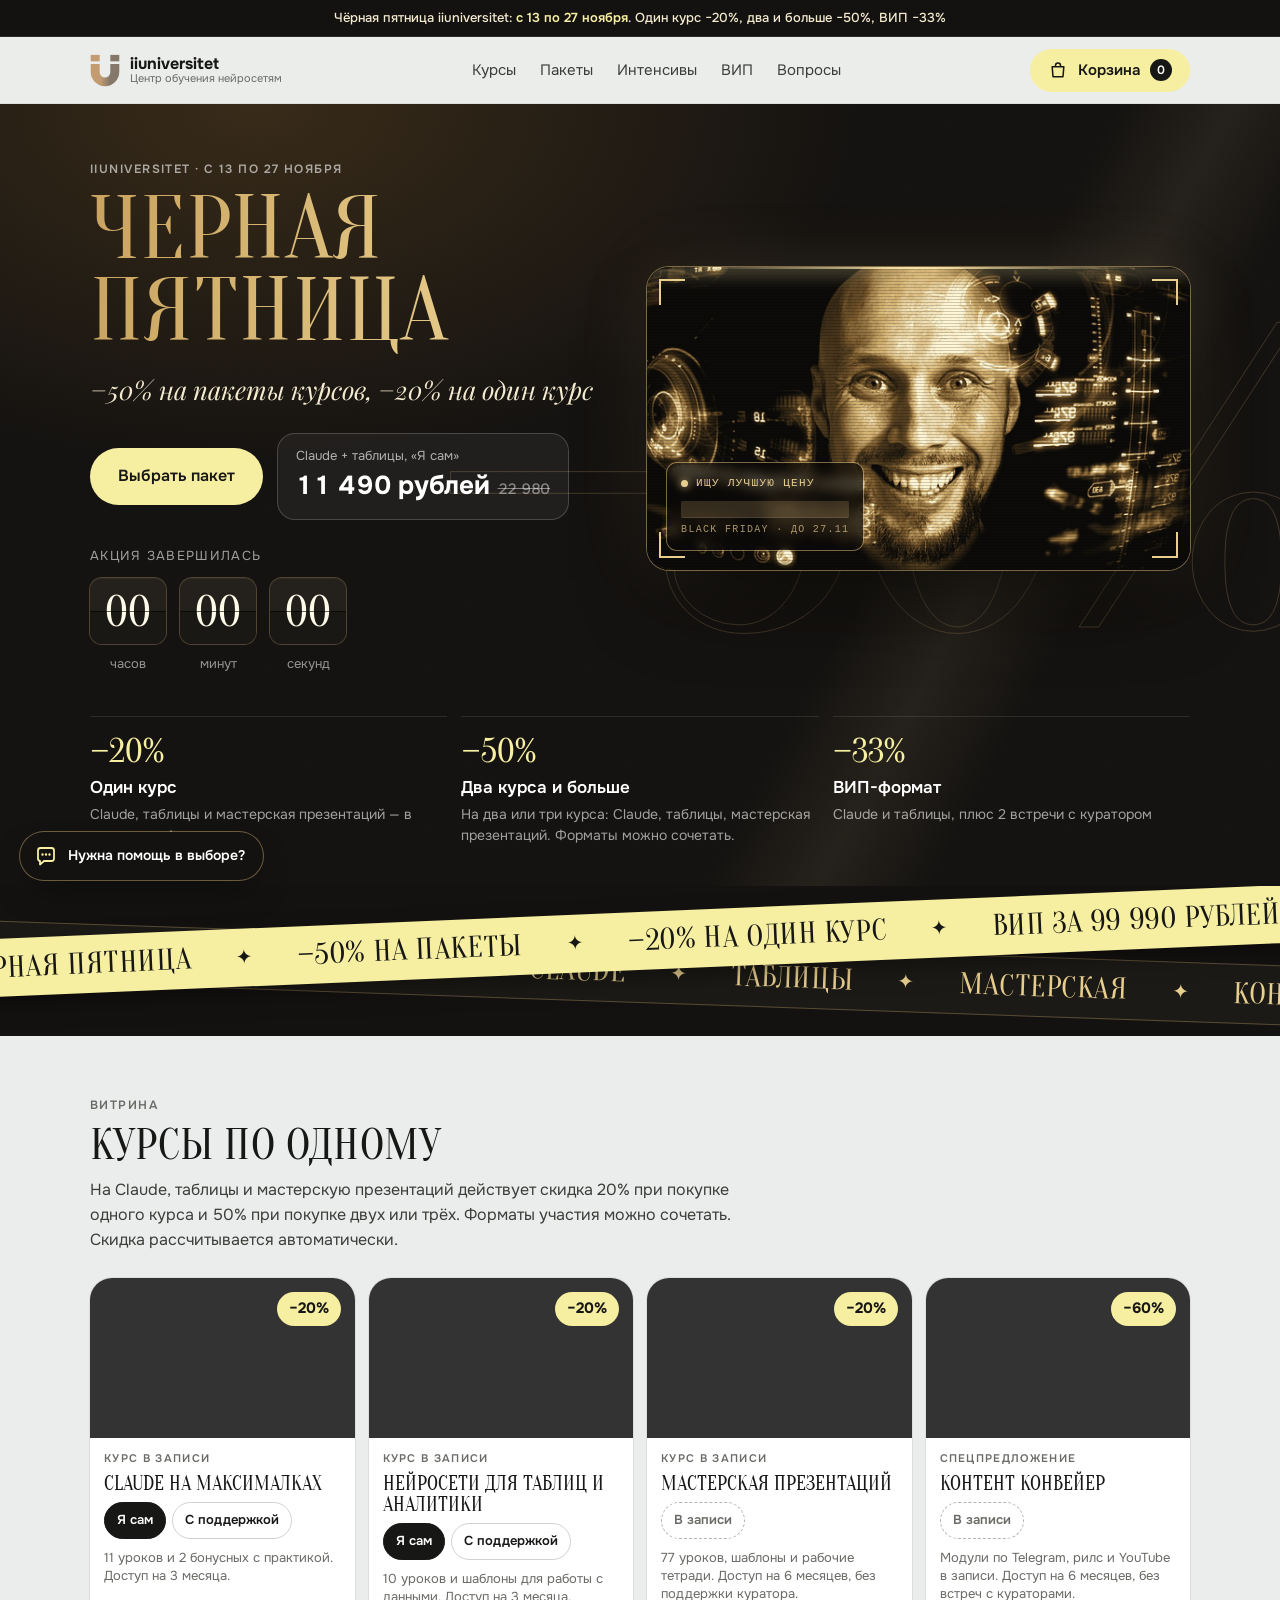
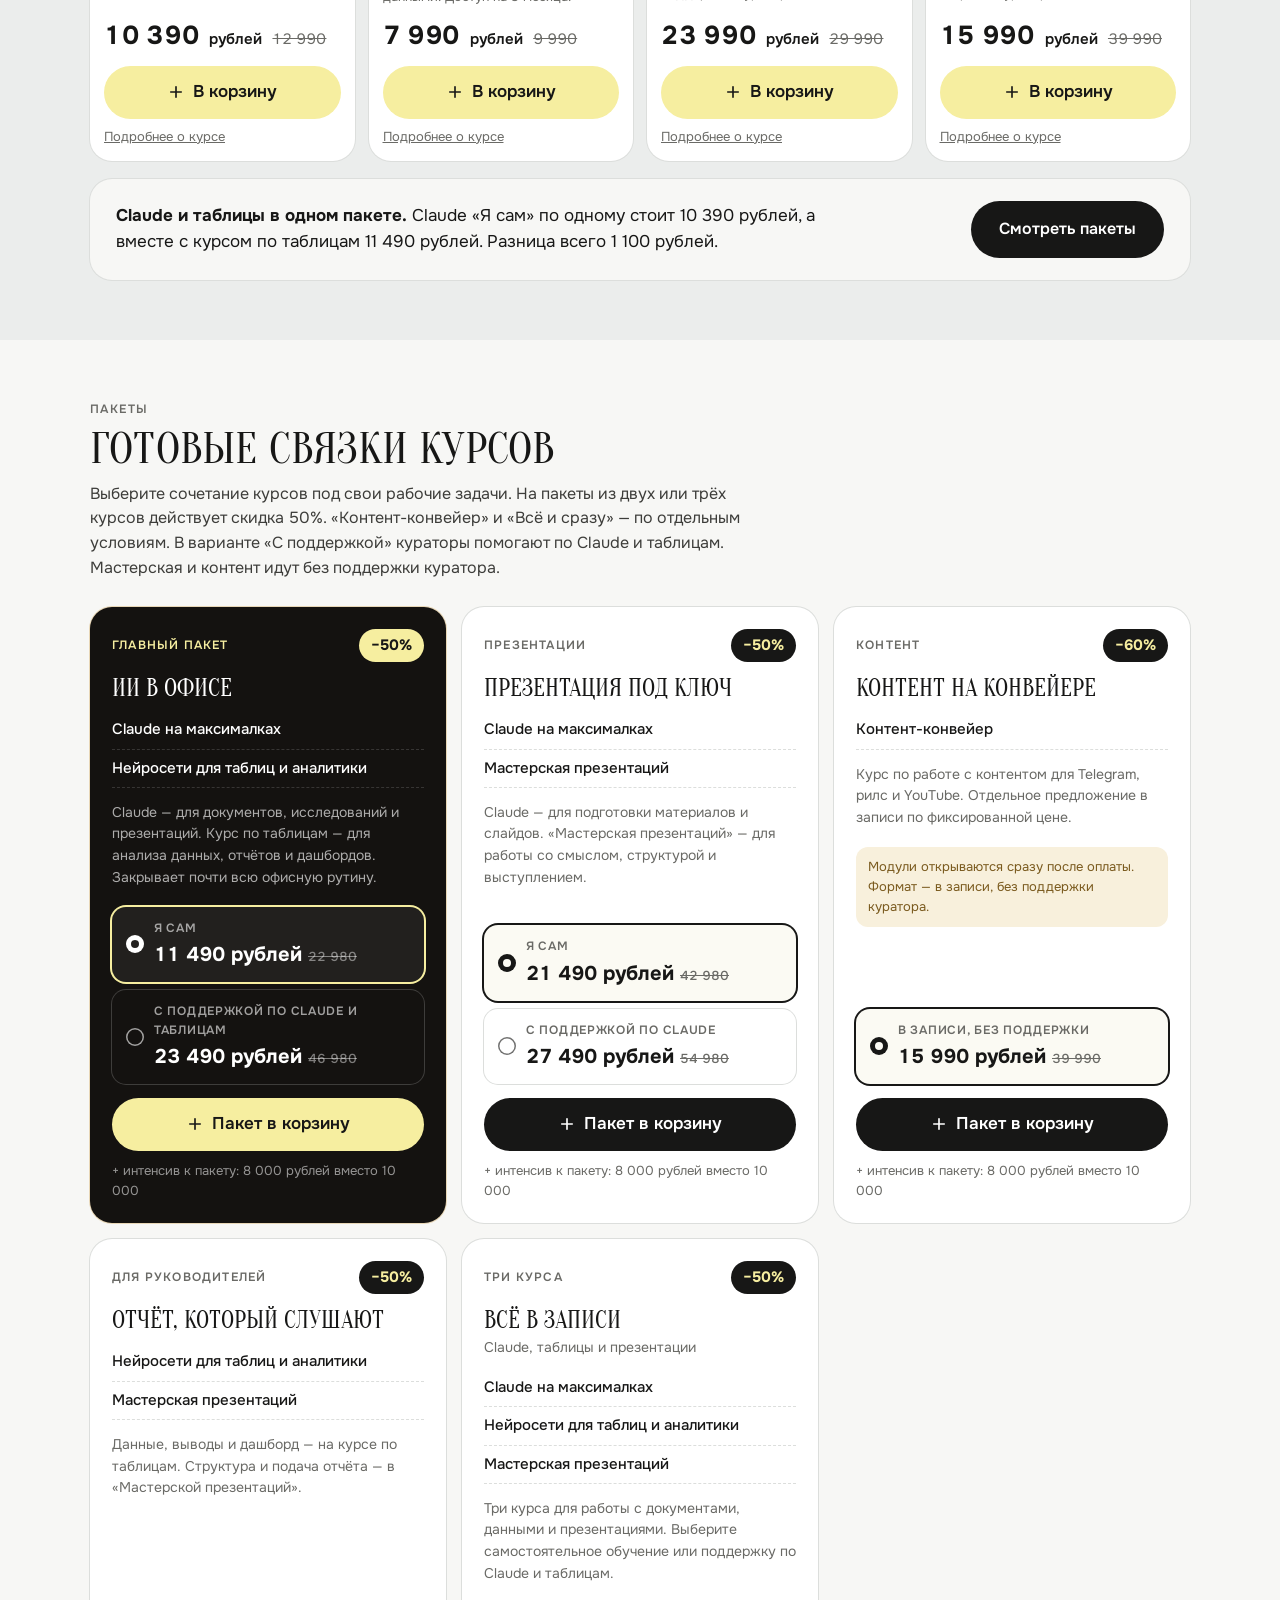
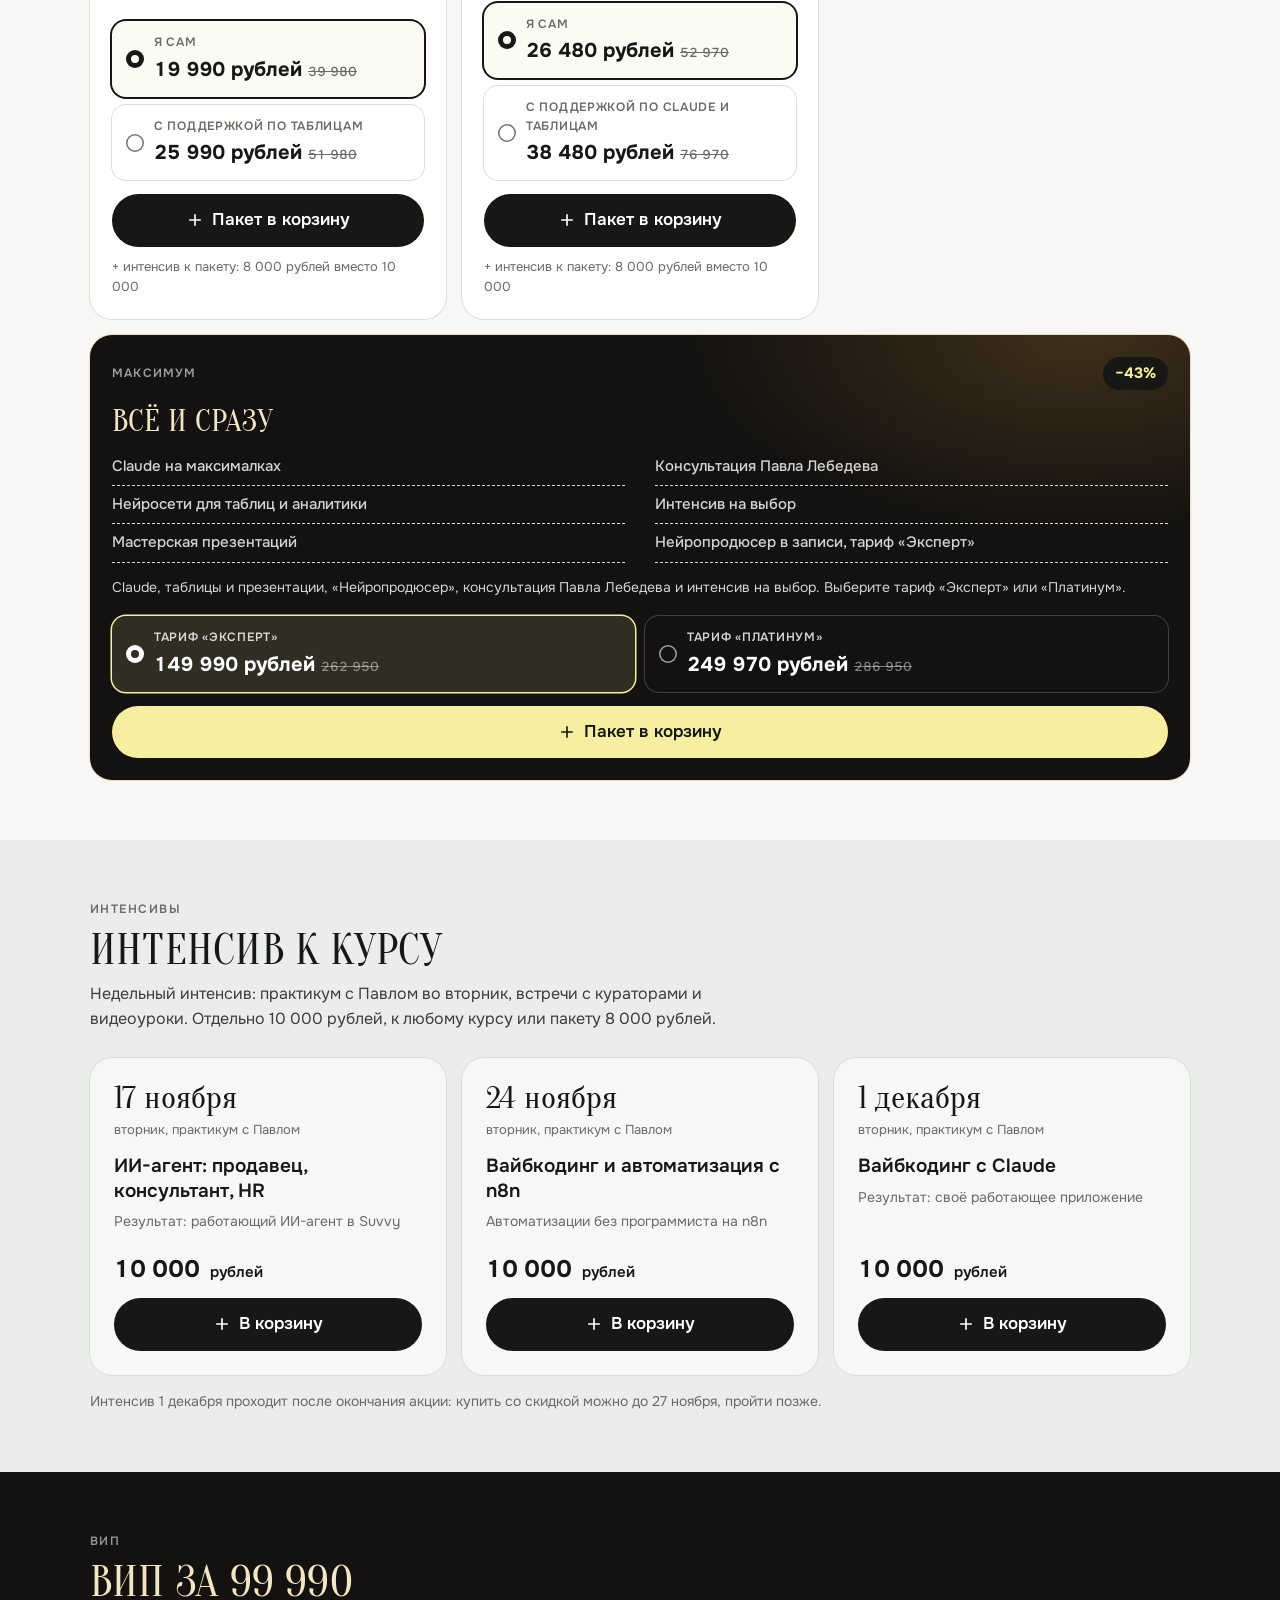
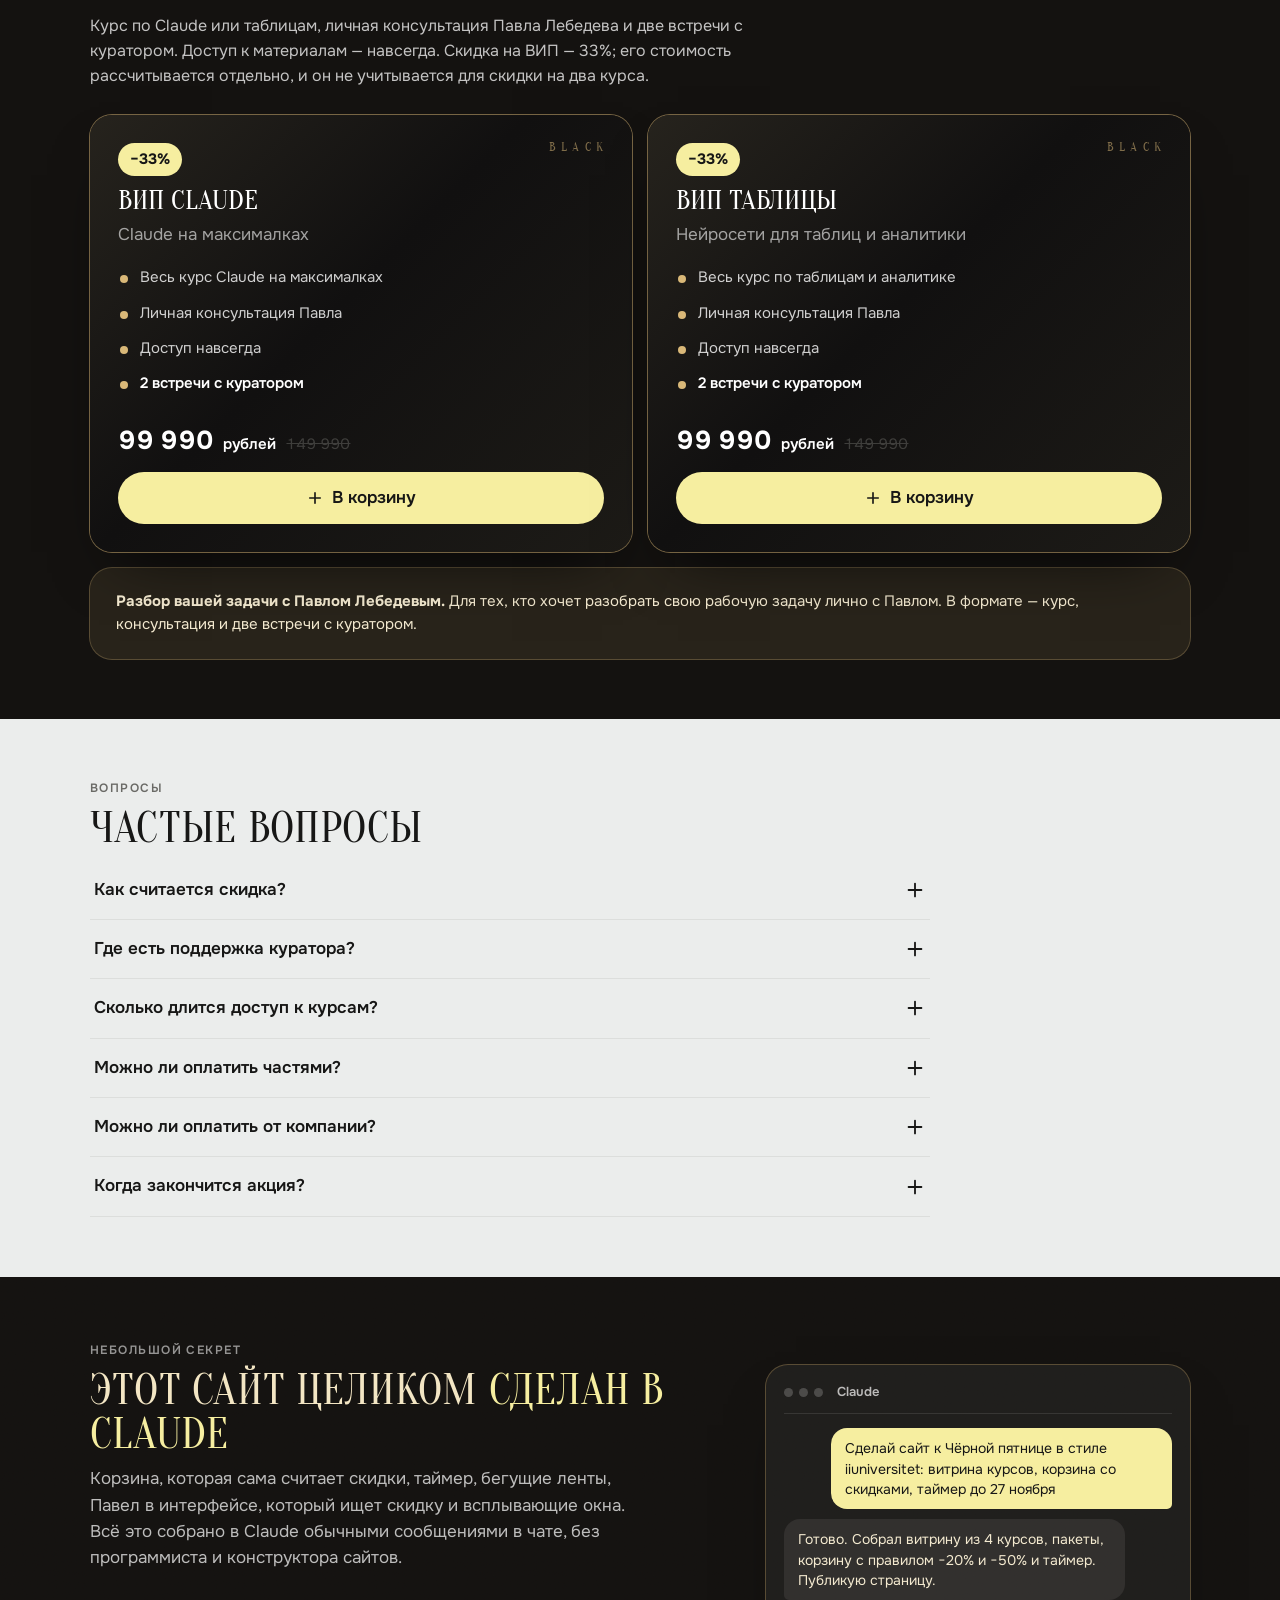
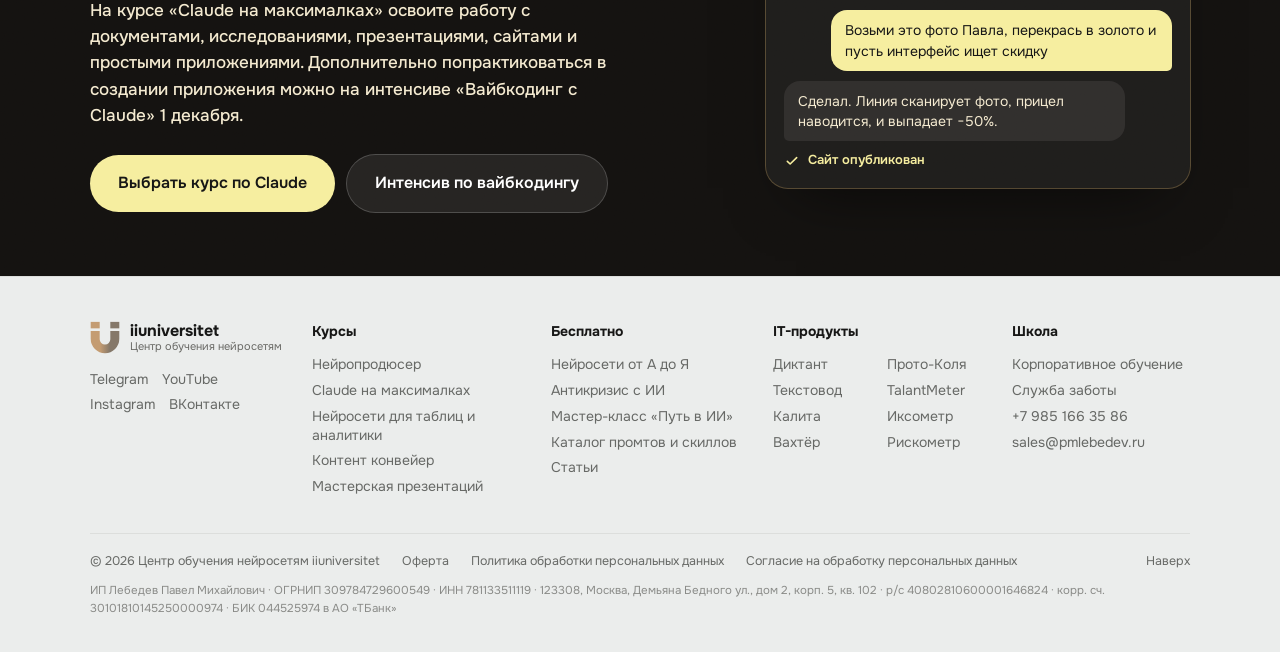
<file: black-friday/index.html>
<!doctype html>
<html lang="ru">
<head>
<meta charset="utf-8">
<meta name="viewport" content="width=device-width, initial-scale=1">
<title>Чёрная пятница в iiuniversitet: −50% на пакеты курсов по нейросетям</title>
<meta name="description" content="Чёрная пятница iiuniversitet с 13 по 27 ноября: −20% на один курс, −50% на два курса и больше, ВИП −33%. Claude, нейросети для таблиц, мастерская презентаций, контент-конвейер.">
<meta property="og:title" content="Чёрная пятница iiuniversitet: −50% на пакеты курсов">
<meta property="og:description" content="С 13 по 27 ноября. Один курс −20%, два и больше −50%, ВИП −33%.">
<meta name="theme-color" content="#141210">
<link rel="preconnect" href="https://fonts.googleapis.com">
<link rel="preconnect" href="https://fonts.gstatic.com" crossorigin>
<link href="https://fonts.googleapis.com/css2?family=Oranienbaum&family=Playfair+Display:ital,wght@1,400;1,500&family=Onest:wght@400;500;600;700&display=swap" rel="stylesheet">
<style>
:root{
  --ink:#171716;--muted:#6a6a66;--paper:#ebedec;--card:#f7f7f5;--line:#dcdedc;
  --night:#141210;--night-2:#1d1a16;--night-line:rgba(255,255,255,.1);
  --gold:#d9b878;--gold-soft:rgba(217,184,120,.45);--btn:#f6eea0;--btn-hi:#fff4b0;
  --amber:rgba(214,150,60,.30);--ok:#3d7a4f;
}
*{box-sizing:border-box;margin:0;padding:0}
html{scroll-behavior:smooth;scroll-padding-top:120px}
body{font-family:Onest,Helvetica,Arial,sans-serif;font-size:17px;line-height:1.55;color:var(--ink);background:var(--paper);-webkit-font-smoothing:antialiased}
img{display:block;max-width:100%}
a{color:inherit}
button{font:inherit;color:inherit;cursor:pointer;border:0;background:none}
:focus-visible{outline:3px solid var(--gold);outline-offset:3px;border-radius:8px}
.wrap{max-width:1140px;margin:0 auto;padding:0 20px}
.h{font-family:Oranienbaum,Georgia,serif;font-weight:400;text-transform:uppercase;letter-spacing:.005em;line-height:1}
.h em{font-style:normal}
.it{font-style:normal}
h2.h{font-size:clamp(30px,3.4vw,44px);margin-bottom:10px}
.eyebrow{font-size:12px;font-weight:600;letter-spacing:.12em;text-transform:uppercase;color:var(--muted);margin-bottom:10px}
.lead{font-size:16px;color:#3d3d3a;max-width:680px;margin-bottom:26px}
section{padding:60px 0}
.nums{font-variant-numeric:tabular-nums}

/* buttons */
.btn{display:inline-flex;align-items:center;justify-content:center;gap:10px;font-weight:600;font-size:16px;text-decoration:none;border-radius:999px;padding:16px 28px;transition:background .2s,transform .2s,box-shadow .2s,color .2s}
.btn.y{background:var(--btn);color:var(--ink)}
.btn.y:hover{background:var(--btn-hi)}
.btn.k{background:var(--ink);color:#fff}
.btn.k:hover{background:#33332f}
.btn.o{border:1.5px solid rgba(255,255,255,.3);color:#fff}
.btn.o:hover{border-color:#fff}
.btn.w{background:#fff;color:var(--ink);box-shadow:0 0 0 1px var(--line)}
.btn.w:hover{box-shadow:0 0 0 1px var(--ink)}
.btn.glow{box-shadow:0 0 0 0 rgba(246,238,160,.5);animation:breathe 3.2s ease-in-out infinite}
@keyframes breathe{0%,100%{box-shadow:0 0 0 0 rgba(246,238,160,.0),0 10px 30px -10px rgba(246,238,160,.35)}50%{box-shadow:0 0 0 8px rgba(246,238,160,.08),0 14px 40px -8px rgba(246,238,160,.55)}}

/* top bar + header */
.top{position:sticky;top:0;z-index:50}
.bar{background:var(--night);color:#f4ead0;font-size:13px;font-weight:500;text-align:center;padding:8px 16px;border-bottom:1px solid var(--night-line)}
.bar b{color:var(--btn);font-weight:600}
header{background:rgba(235,237,236,.9);backdrop-filter:blur(12px);-webkit-backdrop-filter:blur(12px);border-bottom:1px solid var(--line)}
header .wrap{display:flex;align-items:center;justify-content:space-between;gap:20px;height:66px}
.brand{display:flex;align-items:center;gap:10px;text-decoration:none}
.brand svg{width:30px;height:33px}
.brand b{display:block;font-weight:700;font-size:16px;line-height:1.1}
.brand small{display:block;font-size:11px;color:var(--muted);line-height:1.2}
nav{display:flex;gap:24px;font-size:15px}
nav a{text-decoration:none;color:#3d3d3a}
nav a:hover{color:var(--ink)}
.cart-btn{position:relative;display:inline-flex;align-items:center;gap:10px;background:var(--btn);border-radius:999px;padding:10px 18px;font-weight:600;font-size:15px}
.cart-btn svg{width:20px;height:20px;stroke:var(--ink);fill:none;stroke-width:1.8}
.cart-btn .count{min-width:22px;height:22px;border-radius:999px;background:var(--ink);color:#fff;font-size:12px;display:grid;place-items:center;padding:0 6px}
.cart-btn.bump{animation:bump .5s ease}
@keyframes bump{30%{transform:scale(1.08)}}

/* HERO */
.hero{position:relative;overflow:hidden;background:radial-gradient(1000px 600px at 20% 0%,rgba(214,150,60,.18),transparent 60%),var(--night);color:#fff;padding:56px 0 40px}
.grain{position:absolute;inset:0;pointer-events:none;opacity:.10;mix-blend-mode:overlay;background-image:url("data:image/svg+xml;utf8,<svg xmlns='http://www.w3.org/2000/svg' width='160' height='160'><filter id='n'><feTurbulence type='fractalNoise' baseFrequency='.9' numOctaves='2' stitchTiles='stitch'/></filter><rect width='100%' height='100%' filter='url(%23n)'/></svg>")}
.hero .wrap{position:relative;display:grid;grid-template-columns:1fr 1.05fr;gap:40px;align-items:center}
.hero .eyebrow{color:rgba(255,255,255,.6)}
.hero h1{font-family:Oranienbaum,Georgia,serif;font-weight:400;text-transform:uppercase;font-size:clamp(50px,7vw,96px);line-height:.92;letter-spacing:.005em;margin-bottom:16px;
  background:linear-gradient(100deg,#c9a35f 0%,#f3dc9c calc(var(--sx,-20%) - 14%),#fff8dc var(--sx,-20%),#e9c983 calc(var(--sx,-20%) + 14%),#a8834a 100%);-webkit-background-clip:text;background-clip:text;color:transparent}
.hero .sub{font-family:"Playfair Display",Georgia,serif;font-style:italic;font-size:clamp(20px,2vw,26px);color:#f4ead0;margin-bottom:24px}
.hero-cta{display:flex;flex-wrap:wrap;align-items:center;gap:14px;margin-bottom:26px}
.mainpack{display:flex;flex-direction:column;border:1px solid rgba(255,255,255,.18);background:rgba(255,255,255,.05);border-radius:18px;padding:12px 18px}
.mainpack small{font-size:13px;color:rgba(255,255,255,.65)}
.mainpack b{font-size:26px;font-weight:700;letter-spacing:-.01em}
.mainpack s{font-size:15px;color:rgba(255,255,255,.45);margin-left:8px;font-weight:500}
.timer{display:flex;align-items:flex-end;gap:14px;flex-wrap:wrap}
.timer .lbl{font-size:13px;letter-spacing:.1em;text-transform:uppercase;color:rgba(255,255,255,.6);width:100%;margin-bottom:-2px}
.tcell{min-width:76px;text-align:center}
.tcell b{position:relative;display:block;font-family:Oranienbaum,Georgia,serif;font-weight:400;font-size:44px;line-height:1;color:#fffbe9;padding:12px 8px 10px;margin-bottom:6px;border-radius:12px;background:linear-gradient(180deg,#24211c 0%,#24211c 50%,#1a1814 50%,#1a1814 100%);box-shadow:0 0 0 1px rgba(217,184,120,.3),inset 0 1px 0 rgba(255,255,255,.06);transition:filter .6s,opacity .6s}
.tcell b::after{content:"";position:absolute;left:0;right:0;top:50%;height:1px;background:rgba(0,0,0,.6)}
.tcell b.smoke{filter:blur(3px);opacity:.4}
.tcell span{font-size:13px;color:rgba(255,255,255,.55)}
.pavel-hero{position:relative;width:100%;aspect-ratio:1200/670;border-radius:22px;overflow:hidden;background:#0d0c0a;box-shadow:0 0 0 1px rgba(217,184,120,.5),0 40px 90px -30px rgba(0,0,0,.9),0 0 80px -20px rgba(217,184,120,.25)}
.pavel-hero .ph{position:absolute;inset:0;background:url("pavel-hud.jpg") center/cover no-repeat;transform:scale(1.03);animation:drift 14s ease-in-out infinite alternate}
@keyframes drift{to{transform:scale(1.09) translate(-1%,1%)}}
.pavel-hero::after{content:"";position:absolute;inset:0;background:repeating-linear-gradient(0deg,rgba(0,0,0,.18) 0 1px,transparent 1px 3px);pointer-events:none;mix-blend-mode:multiply}
.scan{position:absolute;left:0;right:0;top:0;height:2px;background:linear-gradient(90deg,transparent,#f6e3a8,transparent);box-shadow:0 0 18px 4px rgba(246,227,168,.45);animation:scan 4.5s cubic-bezier(.45,.05,.55,.95) infinite;z-index:2}
@keyframes scan{0%{top:-2%;opacity:0}8%{opacity:1}92%{opacity:1}100%{top:101%;opacity:0}}
.crn{position:absolute;width:26px;height:26px;border:2px solid #e9cf8f;z-index:2}
.crn.tl{left:12px;top:12px;border-right:0;border-bottom:0}.crn.tr{right:12px;top:12px;border-left:0;border-bottom:0}
.crn.bl{left:12px;bottom:12px;border-right:0;border-top:0}.crn.br{right:12px;bottom:12px;border-left:0;border-top:0}
.hud{position:absolute;left:20px;bottom:20px;z-index:3;min-width:176px;padding:12px 14px 12px;border-radius:10px;background:rgba(10,9,8,.72);backdrop-filter:blur(6px);-webkit-backdrop-filter:blur(6px);box-shadow:0 0 0 1px rgba(217,184,120,.55);font-family:ui-monospace,"SF Mono",Menlo,Consolas,monospace;color:#e9cf8f;font-size:11px;letter-spacing:.12em;text-transform:uppercase}
.hud .l1{display:flex;align-items:center;gap:8px}
.hud .dot{width:7px;height:7px;border-radius:50%;background:#e9cf8f;box-shadow:0 0 8px #e9cf8f;animation:blink 1s steps(2) infinite}
@keyframes blink{50%{opacity:.2}}
.hud .bar{height:3px;margin:9px 0 2px;background:rgba(217,184,120,.2);border-radius:2px;overflow:hidden}
.hud .bar i{display:block;height:100%;width:0;background:#f6e3a8}
.hud .big{display:none;font-family:Oranienbaum,Georgia,serif;font-size:46px;line-height:1;letter-spacing:0;margin-top:6px}
.hud.found .big{display:block;animation:pop .5s cubic-bezier(.2,1.4,.4,1)}
.hud.found .bar{display:none}
.hud.scanning .bar i{animation:load 2.6s linear forwards}
@keyframes load{to{width:100%}}
@keyframes pop{from{transform:scale(.6);opacity:0}}
.ret{position:absolute;left:70%;top:24%;width:110px;height:110px;margin:-55px 0 0 -55px;z-index:2;opacity:0;transition:opacity .4s}
.ret svg{width:100%;height:100%;overflow:visible}
.ret .ring{transform-origin:55px 55px;animation:spin 6s linear infinite}
@keyframes spin{to{transform:rotate(360deg)}}
.hud.found~.ret{opacity:1}
.hud .tagline{font-size:10px;color:rgba(233,207,143,.7);margin-top:4px}
.foil{background:linear-gradient(110deg,#a8834a 0%,#f6e3a8 22%,#c9a35f 40%,#fff4cf 52%,#b48c4f 66%,#f3dc9c 84%,#a8834a 100%);background-size:220% 100%;-webkit-background-clip:text;background-clip:text;color:transparent;animation:foil 6s linear infinite}
@keyframes foil{to{background-position:-220% 0}}
.bignum{position:absolute;right:-2vw;top:50%;transform:translateY(-52%);font-family:Oranienbaum,Georgia,serif;font-size:clamp(220px,34vw,520px);line-height:.8;color:transparent;-webkit-text-stroke:1px rgba(217,184,120,.22);pointer-events:none;user-select:none;letter-spacing:-.04em}
.beam{position:absolute;inset:-40% -10% auto auto;width:60%;height:180%;background:linear-gradient(100deg,transparent 40%,rgba(246,227,168,.07) 50%,transparent 60%);transform:rotate(18deg);animation:beam 9s ease-in-out infinite;pointer-events:none}
@keyframes beam{0%,100%{transform:translateX(-30%) rotate(18deg)}50%{transform:translateX(20%) rotate(18deg)}}
/* tapes */
.tapes{position:relative;height:150px;overflow:hidden;background:var(--night);margin-top:-1px}
.tape{position:absolute;left:-5%;width:110%;display:flex;overflow:hidden;white-space:nowrap;padding:14px 0;font-family:Oranienbaum,Georgia,serif;font-size:30px;text-transform:uppercase;letter-spacing:.02em;line-height:1}
.tape .run{display:flex;flex-shrink:0;animation:run 38s linear infinite}
.tape .run span{padding:0 22px;display:inline-flex;align-items:center;gap:44px}
.tape .run span::after{content:"✦";font-size:20px}
.tape.a{top:26px;background:var(--btn);color:var(--ink);transform:rotate(-2.4deg);z-index:2;box-shadow:0 10px 30px -10px rgba(0,0,0,.6)}
.tape.b{top:58px;background:#1c1a16;color:#e9cf8f;transform:rotate(2deg);box-shadow:0 0 0 1px rgba(217,184,120,.35)}
.tape.b .run{animation-direction:reverse;animation-duration:46s}
@keyframes run{to{transform:translateX(-100%)}}
.hero .rules-wrap{display:block}
.hero-rules{position:relative;display:grid;grid-template-columns:repeat(3,1fr);gap:14px;margin-top:40px}
.rule{border-top:1px solid var(--night-line);padding-top:18px}
.rule b{display:block;font-family:Oranienbaum,Georgia,serif;font-weight:400;font-size:34px;line-height:1;color:var(--btn)}
.rule span{display:block;font-weight:600;margin:6px 0 2px}
.rule p{font-size:14px;color:rgba(255,255,255,.6)}

/* catalog */
.catalog{display:grid;grid-template-columns:repeat(4,1fr);gap:14px}
.course{display:flex;flex-direction:column;border-radius:22px;overflow:hidden;background:#fff;box-shadow:0 0 0 1px var(--line);transition:transform .35s cubic-bezier(.2,.7,.2,1),box-shadow .35s}
.course:hover{transform:translateY(-4px);box-shadow:0 0 0 1px rgba(217,184,120,.7),0 24px 50px -22px rgba(150,100,30,.45)}
.course .cover{position:relative;height:160px;background:#333 center 66%/cover no-repeat;color:#fff}
.course.lt .cover{color:var(--ink)}
.course .cover>*{position:relative}
.course .top-row{display:flex;justify-content:space-between;align-items:center;padding:14px 14px 0}
.course .kind{font-size:11px;font-weight:600;letter-spacing:.12em;text-transform:uppercase;color:var(--muted);margin-bottom:6px}
.disc{display:inline-flex;align-items:center;background:var(--btn);color:var(--ink);font-weight:700;font-size:15px;border-radius:999px;padding:5px 12px}
.disc.dark{background:var(--ink);color:var(--btn)}
.course h3{font-family:Oranienbaum,Georgia,serif;font-weight:400;text-transform:uppercase;font-size:20px;line-height:1.05;margin-bottom:8px}
.course h3 em{font-style:normal}
.course .foot{display:flex;flex-direction:column;flex:1;padding:12px 14px 14px;color:var(--ink)}
.fmt{display:flex;gap:6px;margin-bottom:10px;flex-wrap:wrap}
.fmt button{font-size:13px;font-weight:600;border-radius:999px;padding:7px 12px;border:1px solid rgba(0,0,0,.18)}
.fmt button[aria-pressed="true"]{background:var(--ink);color:#fff;border-color:var(--ink)}
.fmt .solo{font-size:13px;font-weight:600;border-radius:999px;padding:7px 12px;border:1px dashed rgba(0,0,0,.3);color:var(--muted)}
.note{font-size:13px;color:var(--muted);margin-bottom:10px;line-height:1.4}
.price{display:flex;align-items:baseline;gap:10px;flex-wrap:wrap;margin:auto 0 10px}
.price b{font-size:26px;font-weight:700;letter-spacing:-.01em}
.price small{font-size:15px;font-weight:600}
.price s{font-size:15px;color:var(--muted)}
.add{width:100%;display:flex;align-items:center;justify-content:center;gap:8px;background:var(--btn);color:var(--ink);font-weight:600;border-radius:999px;padding:13px 18px;transition:background .2s}
.add:hover{background:var(--btn-hi)}
.add.in{background:var(--ink);color:#fff}
.add svg{width:18px;height:18px;stroke:currentColor;fill:none;stroke-width:2.2}
.more{display:inline-block;margin-top:8px;font-size:13px;color:var(--muted)}
.tip{display:flex;flex-wrap:wrap;align-items:center;justify-content:space-between;gap:14px 24px;margin-top:18px;background:var(--card);border-radius:22px;padding:22px 26px;box-shadow:0 0 0 1px var(--line)}
.tip p{max-width:720px}
.tip b{font-weight:700}

/* packages */
.packs-sec{background:var(--card)}
.packs{display:grid;grid-template-columns:repeat(3,1fr);gap:16px}
.pack{display:flex;flex-direction:column;background:#fff;border-radius:22px;padding:22px;box-shadow:0 0 0 1px var(--line);transition:transform .35s cubic-bezier(.2,.7,.2,1),box-shadow .35s}
.pack:hover{transform:translateY(-4px);box-shadow:0 0 0 1px var(--gold),0 22px 50px -24px rgba(170,120,40,.55)}
.pack.main{background:var(--night);color:#fff;box-shadow:0 0 0 1px rgba(217,184,120,.5)}
.pack .row1{display:flex;justify-content:space-between;align-items:center;gap:10px;margin-bottom:14px}
.ptag{font-size:12px;font-weight:600;letter-spacing:.1em;text-transform:uppercase;color:var(--muted)}
.pack.main .ptag{color:var(--btn)}
.pack .psub{font-size:14px;color:var(--muted);margin:-6px 0 10px}
.pack h3{font-family:Oranienbaum,Georgia,serif;font-weight:400;text-transform:uppercase;font-size:24px;line-height:1.05;margin-bottom:10px}
.pack ul{list-style:none;margin-bottom:14px}
.pack li{padding:7px 0;border-bottom:1px dashed var(--line);font-size:15px;font-weight:500}
.pack.main li{border-color:rgba(255,255,255,.15)}
.pack .desc{font-size:14px;color:var(--muted);margin-bottom:18px}
.pack.main .desc{color:rgba(255,255,255,.65)}
.pack .opts{margin-top:auto;display:grid;gap:8px;margin-bottom:14px}
.opt{display:grid;grid-template-columns:auto 1fr;gap:2px 10px;align-items:center;text-align:left;border-radius:14px;padding:12px 14px;box-shadow:0 0 0 1px var(--line);transition:box-shadow .2s,background .2s}
.pack.main .opt{box-shadow:0 0 0 1px rgba(255,255,255,.18)}
.opt[aria-pressed="true"]{box-shadow:0 0 0 2px var(--ink);background:#fbfaf3}
.pack.main .opt[aria-pressed="true"]{box-shadow:0 0 0 2px var(--btn);background:rgba(255,255,255,.06)}
.opt .dot{grid-row:span 2;width:18px;height:18px;border-radius:50%;box-shadow:inset 0 0 0 1.5px currentColor;opacity:.6}
.opt[aria-pressed="true"] .dot{box-shadow:inset 0 0 0 5px currentColor;opacity:1}
.opt small{font-size:12px;font-weight:600;letter-spacing:.06em;text-transform:uppercase;color:var(--muted)}
.pack.main .opt small{color:rgba(255,255,255,.6)}
.opt span{font-size:20px;font-weight:700}
.opt span s{font-size:13px;font-weight:500;color:var(--muted);margin-left:6px}
.pack.main .opt span s{color:rgba(255,255,255,.45)}
.pack .plus{font-size:13px;color:var(--muted);margin-top:10px}
.pack.main .plus{color:rgba(255,255,255,.55)}
.pack .add{background:var(--ink);color:#fff}
.pack .add:hover{background:#33332f}
.pack.main .add{background:var(--btn);color:var(--ink)}
.pack .add.in{background:var(--ok);color:#fff}
.warn{font-size:13px;color:#7a5a1e;background:#f8f0dc;border-radius:12px;padding:10px 12px;margin-bottom:16px}

/* intensives */
.pack.wide{grid-column:1/-1;background:radial-gradient(600px 300px at 90% 0%,rgba(214,150,60,.22),transparent 65%),var(--night);color:#fff;box-shadow:0 0 0 1px rgba(217,184,120,.45)}
.pack.wide h3{color:#f3e6c4;font-size:32px}
.pack.wide ul{columns:2;column-gap:30px}
.pack.wide li,.pack.wide .desc,.pack.wide .opt small{color:rgba(255,255,255,.82)}
.pack.wide .opt{box-shadow:0 0 0 1px rgba(255,255,255,.2)}
.pack.wide .opt[aria-pressed="true"]{background:rgba(246,238,160,.12);box-shadow:0 0 0 1.5px var(--btn)}
.pack.wide .opt .nums{color:#fff}
.pack.wide .opt s{color:rgba(255,255,255,.45)}
.pack.wide .ptag{color:rgba(255,255,255,.6)}
.pack.wide .opts{display:grid;grid-template-columns:1fr 1fr;gap:10px}
.pack.wide .add{background:var(--btn);color:#171716}
.pack.wide .add svg{stroke:#171716}
.pack.wide .add.in{background:rgba(246,238,160,.18);color:#f6eea0}
.pack.wide .add.in svg{stroke:#f6eea0}
.ints{display:grid;grid-template-columns:repeat(3,1fr);gap:16px}
.int{display:flex;flex-direction:column;background:var(--card);border-radius:22px;padding:24px;box-shadow:0 0 0 1px var(--line)}
.int .date{font-family:Oranienbaum,Georgia,serif;font-size:32px;line-height:1;margin-bottom:6px}
.int .wd{font-size:13px;color:var(--muted);margin-bottom:14px}
.int h3{font-size:19px;font-weight:600;margin-bottom:8px;line-height:1.3}
.int p{font-size:14px;color:var(--muted);margin-bottom:18px}
.int .price{margin-top:auto}
.int .price b{font-size:24px}
.int .add{background:var(--ink);color:#fff}
.int .add.in{background:var(--ok)}
.int-note{font-size:14px;color:var(--muted);margin-top:16px}

/* vip */
.vip-sec{position:relative;overflow:hidden;background:var(--night);color:#fff}
.vip-sec .eyebrow{color:rgba(255,255,255,.55)}
.vip-sec .lead{color:rgba(255,255,255,.75)}
.vips{display:grid;grid-template-columns:1fr 1fr;gap:16px}
.vip{position:relative;overflow:hidden;display:flex;flex-direction:column;border-radius:22px;padding:28px;background:linear-gradient(135deg,#26231d 0%,#111010 45%,#1d1b17 100%);box-shadow:0 0 0 1px rgba(217,184,120,.5),0 30px 60px -30px rgba(0,0,0,.8)}
.vip::before{content:"";position:absolute;inset:0;background:linear-gradient(115deg,transparent 30%,rgba(246,227,168,.12) 45%,transparent 60%);transform:translateX(-100%);transition:transform 1.1s cubic-bezier(.2,.7,.2,1);pointer-events:none}
.vip:hover::before{transform:translateX(100%)}
.vip::after{content:"BLACK";position:absolute;right:24px;top:22px;font-family:Oranienbaum,Georgia,serif;font-size:13px;letter-spacing:.4em;color:rgba(217,184,120,.55)}
.vip h3{font-family:Oranienbaum,Georgia,serif;font-weight:400;text-transform:uppercase;font-size:28px;line-height:1;margin:10px 0 14px}
.vip ul{list-style:none;margin-bottom:20px}
.vip li{position:relative;padding:6px 0 6px 22px;color:rgba(255,255,255,.8);font-size:15px}
.vip li::before{content:"";position:absolute;left:2px;top:15px;width:8px;height:8px;border-radius:50%;background:var(--gold)}
.vip li.new{color:#fff;font-weight:600}
.vip .price{margin-top:auto}
.vip .price s{opacity:.5}
.pavel{margin-top:16px;border-radius:22px;padding:22px 26px;background:rgba(217,184,120,.1);box-shadow:0 0 0 1px rgba(217,184,120,.35);color:#f4ead0;font-size:15px}

/* faq */
.faq{max-width:840px}
details.q{border-bottom:1px solid var(--line)}
details.q summary{list-style:none;display:flex;justify-content:space-between;align-items:center;gap:20px;padding:16px 4px;cursor:pointer;font-weight:600;font-size:17px}
details.q summary::-webkit-details-marker{display:none}
details.q summary svg{flex:0 0 22px;width:22px;height:22px;stroke:var(--ink);fill:none;stroke-width:2;transition:transform .25s}
details.q[open] summary svg{transform:rotate(45deg)}
details.q div{padding:0 4px 22px;color:#3d3d3a;max-width:720px}
details.q table{border-collapse:collapse;margin-top:8px;font-size:15px}
details.q td{padding:5px 18px 5px 0;border-bottom:1px solid var(--line)}

/* final */
.final{position:relative;overflow:hidden;background:var(--night);color:#fff;padding:64px 0}
.final .wrap{position:relative;display:grid;grid-template-columns:1.2fr .8fr;gap:40px;align-items:center}
.final h2{color:#f3e6c4}
.final p{color:rgba(255,255,255,.72);margin-bottom:26px;max-width:540px}
.final .h em.gold{color:var(--btn)}
.final p.strong{color:#f4ead0;font-weight:500}
.fin-cta{display:flex;flex-wrap:wrap;gap:12px;margin-top:6px}
.btn.ghost-d{background:rgba(255,255,255,.08);color:#fff;box-shadow:0 0 0 1px rgba(255,255,255,.25)}
.btn.ghost-d:hover{background:rgba(255,255,255,.14)}
.chat{border-radius:22px;padding:18px;background:rgba(255,255,255,.05);box-shadow:0 0 0 1px rgba(217,184,120,.35),0 30px 60px -30px rgba(0,0,0,.6);font-size:14px;line-height:1.45}
.chat-top{display:flex;align-items:center;gap:6px;padding-bottom:12px;margin-bottom:14px;border-bottom:1px solid rgba(255,255,255,.1)}
.chat-top span{width:9px;height:9px;border-radius:50%;background:rgba(255,255,255,.2)}
.chat-top b{margin-left:8px;font-weight:600;font-size:13px;color:rgba(255,255,255,.7)}
.msg{max-width:88%;padding:10px 14px;border-radius:16px;margin-bottom:10px;opacity:0;transform:translateY(8px);transition:opacity .5s,transform .5s}
.msg.me{margin-left:auto;background:#f6eea0;color:#171716;border-bottom-right-radius:5px}
.msg.ai{background:rgba(255,255,255,.08);color:#f4ead0;border-bottom-left-radius:5px}
.chat.go .msg{opacity:1;transform:none}
.chat.go .msg:nth-child(3){transition-delay:.6s}.chat.go .msg:nth-child(4){transition-delay:2.2s}.chat.go .msg:nth-child(5){transition-delay:3s}
.typing{display:none}
.chat-done{display:flex;align-items:center;gap:8px;margin-top:6px;font-size:13px;font-weight:600;color:var(--btn);opacity:0;transition:opacity .5s 3.8s}
.chat.go .chat-done{opacity:1}
.chat-done svg{width:16px;height:16px;stroke:var(--btn);fill:none;stroke-width:2.4}
.course.flash{box-shadow:0 0 0 2px var(--btn),0 24px 50px -22px rgba(150,100,30,.45);transform:translateY(-4px)}

/* footer */
footer{background:var(--bg);color:#676966;padding:44px 0 34px;font-size:14px;border-top:1px solid var(--line)}
.foot-cols{display:grid;grid-template-columns:1.2fr 1.3fr 1.2fr 1.3fr 1.1fr;gap:28px}
footer h3{font-family:Onest,"Segoe UI",Arial,sans-serif;font-size:14px;font-weight:700;color:#171716;text-transform:none;margin-bottom:12px}
footer ul{list-style:none}
footer li{margin-bottom:7px;line-height:1.35}
footer ul.two{columns:2;column-gap:16px}
footer a{text-decoration:none;color:#676966;transition:color .2s}
footer a:hover{color:#171716}
.foot-brand .brand{margin-bottom:16px}
.foot-brand .brand b{color:#171716}
.foot-soc{display:flex;flex-wrap:wrap;gap:6px 14px}
.foot-soc li{margin:0}
.foot-copy{margin-top:30px;padding-top:18px;border-top:1px solid var(--line);font-size:12.5px}
.foot-docs{display:flex;flex-wrap:wrap;gap:6px 22px;align-items:center}
.foot-docs a:last-child{margin-left:auto}
.foot-req{margin-top:10px;font-size:11.5px;line-height:1.6;color:#8a8b88}

/* cart drawer */
.scrim{position:fixed;inset:0;background:rgba(10,9,8,.5);opacity:0;pointer-events:none;transition:opacity .3s;z-index:80}
.scrim.on{opacity:1;pointer-events:auto}
.drawer{position:fixed;top:0;right:0;bottom:0;width:min(440px,100%);background:var(--paper);z-index:90;transform:translateX(100%);transition:transform .4s cubic-bezier(.2,.7,.2,1);display:flex;flex-direction:column}
.drawer.on{transform:none}
.dr-head{display:flex;justify-content:space-between;align-items:center;padding:20px 22px;border-bottom:1px solid var(--line)}
.dr-head h3{font-family:Oranienbaum,Georgia,serif;font-weight:400;text-transform:uppercase;font-size:30px}
.x{width:40px;height:40px;border-radius:50%;display:grid;place-items:center;background:#fff;box-shadow:0 0 0 1px var(--line)}
.x svg{width:18px;height:18px;stroke:var(--ink);fill:none;stroke-width:2}
.dr-body{flex:1;overflow:auto;padding:14px 22px}
.empty{color:var(--muted);padding:30px 0;text-align:center}
.ci{display:grid;grid-template-columns:52px 1fr auto;gap:12px;align-items:center;padding:12px 0;border-bottom:1px solid var(--line)}
.ci .th{width:52px;height:64px;border-radius:10px;background:#ccc center/cover}
.ci .th.ic{background:var(--night);display:grid;place-items:center;color:var(--btn);font-family:Oranienbaum,Georgia,serif;font-size:20px}
.ci b{display:block;font-size:15px;line-height:1.25}
.ci small{display:block;font-size:13px;color:var(--muted)}
.ci .rm{font-size:13px;color:var(--muted);text-decoration:underline;text-underline-offset:3px}
.ci .cp{font-size:14px;font-weight:600;text-align:right;white-space:nowrap}
.ci .cp s{display:block;font-size:12px;color:var(--muted);font-weight:500}
.nudge{margin:14px 0;background:#fff7cf;border-radius:14px;padding:14px 16px;font-size:14px}
.nudge b{font-weight:700}
.dr-foot{padding:18px 22px 22px;border-top:1px solid var(--line);background:var(--card)}
.sum{display:flex;justify-content:space-between;font-size:15px;padding:4px 0}
.sum.t{font-size:22px;font-weight:700;padding-top:10px}
.sum .g{color:var(--ok);font-weight:600}
.rulebadge{display:inline-block;font-size:12px;font-weight:600;background:var(--ink);color:var(--btn);border-radius:999px;padding:3px 10px;margin-bottom:8px}
.dr-foot .btn{width:100%;margin-top:12px}
.dr-foot .fine{font-size:12px;color:var(--muted);margin-top:10px}

/* care widget */
.care{position:fixed;left:20px;bottom:20px;z-index:65;display:flex;flex-direction:column;align-items:flex-start;gap:10px;transform:translateX(-140%);transition:transform .5s cubic-bezier(.2,.7,.2,1)}
.care.show{transform:none}
.care-card{position:relative;width:290px;background:#fff;border-radius:20px;padding:20px 20px 18px;box-shadow:0 0 0 1px var(--line),0 24px 50px -18px rgba(0,0,0,.35);transform-origin:bottom left;transition:opacity .3s,transform .3s}
.care-card[hidden]{display:block;opacity:0;transform:scale(.92) translateY(8px);pointer-events:none;position:absolute;bottom:64px}
.care-card b{display:block;font-family:Oranienbaum,Georgia,serif;font-weight:400;text-transform:uppercase;font-size:24px;line-height:1.05;margin:0 24px 8px 0}
.care-card p{font-size:14px;color:var(--muted);margin-bottom:14px}
.care-card .btn{width:100%;padding:13px 18px}
.care-card .btn .tg{width:18px;height:18px;fill:currentColor}
.care-x{position:absolute;right:12px;top:12px;width:30px;height:30px;border-radius:50%;display:grid;place-items:center;background:var(--paper)}
.care-x svg{width:14px;height:14px;stroke:var(--ink);fill:none;stroke-width:2}
.care-fab{display:inline-flex;align-items:center;gap:10px;background:var(--night);color:#fff;border-radius:999px;padding:12px 18px 12px 14px;font-weight:600;font-size:14px;box-shadow:0 0 0 1px rgba(217,184,120,.45),0 16px 34px -12px rgba(0,0,0,.5)}
.care-fab svg{width:24px;height:24px;stroke:var(--btn);fill:none;stroke-width:1.8}

/* toast */
.toast{position:fixed;left:50%;bottom:24px;transform:translate(-50%,140%);z-index:70;background:var(--ink);color:#fff;border-radius:999px;padding:12px 18px;font-size:14px;display:flex;gap:12px;align-items:center;box-shadow:0 14px 30px -10px rgba(0,0,0,.5);transition:transform .35s cubic-bezier(.2,.7,.2,1)}
.toast{visibility:hidden}
.toast.on{transform:translate(-50%,0);visibility:visible}
.toast button{color:var(--btn);font-weight:600;text-decoration:underline;text-underline-offset:3px}

/* popup */
.pop{position:fixed;inset:0;z-index:100;display:grid;place-items:center;padding:20px;background:rgba(10,9,8,.6);opacity:0;pointer-events:none;transition:opacity .35s}
.pop.on{opacity:1;pointer-events:auto}
.pop-card{position:relative;overflow:hidden;width:min(560px,100%);background:radial-gradient(500px 300px at 15% 0%,rgba(214,150,60,.25),transparent 65%),var(--night);color:#fff;border-radius:26px;padding:40px 36px 32px;box-shadow:0 0 0 1px rgba(217,184,120,.4),0 40px 80px -20px rgba(0,0,0,.6);transform:translateY(16px) scale(.98);transition:transform .45s cubic-bezier(.2,.7,.2,1)}
.pop.on .pop-card{transform:none}
.pop-tape{position:absolute;left:-10%;right:-10%;top:0;transform:rotate(-2deg) translateY(-6px);background:var(--btn);color:var(--ink);font-family:Oranienbaum,Georgia,serif;text-transform:uppercase;font-size:15px;white-space:nowrap;overflow:hidden;padding:7px 0}
.pop-tape .run{display:flex;animation:run 22s linear infinite}
.pop-tape .run span{padding:0 14px}
.pop-card{padding-top:58px!important}
.pop-card .x{position:absolute;right:16px;top:16px;background:rgba(255,255,255,.08);box-shadow:none}
.pop-card .x svg{stroke:#fff}
.pop-card .eyebrow{color:rgba(255,255,255,.6)}
.pop-card h3{font-family:Oranienbaum,Georgia,serif;font-weight:400;text-transform:uppercase;font-size:40px;line-height:.95;color:#f3e6c4;margin-bottom:16px}
.pop-card .it{font-size:17px;line-height:1.5;font-weight:500;color:#f4ead0;display:block;margin-bottom:20px}
.pop-card .timer{margin-bottom:26px}
.pop-card .tcell{min-width:70px}
.pop-card .tcell b{font-size:40px}
.pop-card .actions{display:flex;flex-wrap:wrap;gap:12px;align-items:center}
.pop-card .ghost-l{background:rgba(255,255,255,.08);color:#fff;box-shadow:0 0 0 1px rgba(255,255,255,.22)}
.pop-card .ghost-l:hover{background:rgba(255,255,255,.14)}
.pop-card .later{font-size:14px;color:rgba(255,255,255,.6);text-decoration:underline;text-underline-offset:3px}

@media (prefers-reduced-motion:reduce){
  *,*::before,*::after{animation:none!important;transition:none!important}
  html{scroll-behavior:auto}
}
@media (max-width:980px){
  nav{display:none}
  section{padding:44px 0}
  .hero .wrap{grid-template-columns:1fr}
  .pavel-hero{order:-1;margin-bottom:6px}
  .hud{left:auto;right:10px;bottom:10px;min-width:0;padding:7px 9px;font-size:9px}
  .hud .big{font-size:26px;margin-top:3px}
  .hud .tagline{display:none}
  .ret{width:80px;height:80px;margin:-40px 0 0 -40px}
  .packs,.ints{grid-template-columns:1fr 1fr}
  .catalog{display:flex;overflow-x:auto;scroll-snap-type:x mandatory;gap:12px;margin:0 -20px;padding:4px 20px 14px;scroll-padding:0 20px;scrollbar-width:thin}
  .catalog .course{flex:0 0 min(270px,74vw);scroll-snap-align:start}
  .vips,.final .wrap{grid-template-columns:1fr}
  .foot-cols{grid-template-columns:1fr 1fr}
  .foot-brand{grid-column:1/-1}
  .foot-docs a:last-child{margin-left:0}
  footer{padding-bottom:96px}
  .pack.wide ul{columns:1}
}
@media (max-width:620px){
  .packs,.ints,.hero-rules{grid-template-columns:1fr}
  .course .cover{height:150px}
  .tcell{min-width:64px}
  .tcell b{font-size:36px}
  .cart-btn .lbl{display:none}
  .bar{font-size:12px}
  .pop-card{padding:34px 22px 26px}
  .pop-card h3{font-size:44px}
  .care{left:12px;bottom:12px}
  .toast{bottom:84px}
  .care-card{width:min(290px,calc(100vw - 24px))}
  .care-fab span{display:none}
  .care-fab{padding:12px}
}
</style>
</head>
<body>

<svg width="0" height="0" style="position:absolute" aria-hidden="true">
  <symbol id="logo" viewBox="0 0 192 208"><defs><linearGradient id="lg" gradientUnits="userSpaceOnUse" x1="4.5" x2="187.5"><stop offset=".33" stop-color="#c49c72"/><stop offset=".67" stop-color="#857869"/></linearGradient></defs><rect x="4.5" y="4" width="57.5" height="41.5" fill="#c49c72"/><rect x="130" y="4" width="57.5" height="41.5" fill="#857869"/><path fill="url(#lg)" d="M4.5 62.5H62V115a34 34 0 0 0 68 0V62.5h57.5V112a91.5 92 0 0 1-183 0Z"/></symbol>
  <symbol id="i-bag" viewBox="0 0 24 24"><path d="M5 8h14l-1 12H6z" stroke-linejoin="round"/><path d="M9 8V6.5a3 3 0 0 1 6 0V8"/></symbol>
  <symbol id="i-plus" viewBox="0 0 24 24"><path d="M12 5v14M5 12h14" stroke-linecap="round"/></symbol>
  <symbol id="i-check" viewBox="0 0 24 24"><path d="M5 12.5l4.2 4L19 7" stroke-linecap="round" stroke-linejoin="round"/></symbol>
  <symbol id="i-chat" viewBox="0 0 24 24"><path d="M4 6.5A2.5 2.5 0 0 1 6.5 4h11A2.5 2.5 0 0 1 20 6.5v8a2.5 2.5 0 0 1-2.5 2.5H10l-4 3.5V17A2.5 2.5 0 0 1 4 14.5z" stroke-linejoin="round"/><path d="M8.5 10.5h.01M12 10.5h.01M15.5 10.5h.01" stroke-linecap="round" stroke-width="2.4"/></symbol>
  <symbol id="i-tg" viewBox="0 0 24 24"><path d="M21.9 4.3 18.7 19.6c-.2 1.1-.9 1.3-1.8.8l-4.9-3.6-2.4 2.3c-.3.3-.5.5-1 .5l.3-5 9.2-8.3c.4-.4-.1-.6-.6-.2L6.1 13.3 1.2 11.8c-1.1-.3-1.1-1.1.2-1.6L20.5 2.8c.9-.3 1.7.2 1.4 1.5z"/></symbol>
  <symbol id="i-x" viewBox="0 0 24 24"><path d="M6 6l12 12M18 6L6 18" stroke-linecap="round"/></symbol>
</svg>

<div class="top">
  <div class="bar">Чёрная пятница iiuniversitet: <b>с 13 по 27 ноября</b>. Один курс −20%, два и больше −50%, ВИП −33%</div>
  <header>
    <div class="wrap">
      <a class="brand" href="https://iiuniversitet.ru/"><svg><use href="#logo"/></svg><span><b>iiuniversitet</b><small>Центр обучения нейросетям</small></span></a>
      <nav>
        <a href="#courses">Курсы</a>
        <a href="#packs">Пакеты</a>
        <a href="#intensives">Интенсивы</a>
        <a href="#vip">ВИП</a>
        <a href="#faq">Вопросы</a>
      </nav>
      <button class="cart-btn" id="cartBtn" aria-label="Открыть корзину"><svg><use href="#i-bag"/></svg><span class="lbl">Корзина</span><span class="count" id="cartCount">0</span></button>
    </div>
  </header>
</div>

<!-- HERO -->
<section class="hero" id="top">
  <div class="beam" aria-hidden="true"></div>
  <div class="bignum" aria-hidden="true">−50%</div>
  <div class="grain"></div>
  <div class="wrap">
    <div>
      <div class="eyebrow">iiuniversitet · с 13 по 27 ноября</div>
      <h1 id="title">Чёрная<br>пятница</h1>
      <p class="sub">−50% на пакеты курсов, −20% на один курс</p>
      <div class="hero-cta">
        <a class="btn y glow" href="#packs">Выбрать пакет</a>
        <div class="mainpack"><small>Claude + таблицы, «Я сам»</small><b class="nums">11 490 рублей<s>22 980</s></b></div>
      </div>
      <div class="timer" data-timer>
        <div class="lbl" data-tlabel>До конца акции</div>
        <div class="tcell"><b data-u="d">00</b><span>дней</span></div>
        <div class="tcell"><b data-u="h">00</b><span>часов</span></div>
        <div class="tcell"><b data-u="m">00</b><span>минут</span></div>
        <div class="tcell"><b data-u="s">00</b><span>секунд</span></div>
      </div>
    </div>
    <div class="pavel-hero" id="pavel" role="img" aria-label="Павел Лебедев">
      <div class="ph"></div>
      <div class="scan"></div>
      <i class="crn tl"></i><i class="crn tr"></i><i class="crn bl"></i><i class="crn br"></i>
      <div class="hud scanning" id="hud" aria-hidden="true">
        <div class="l1"><span class="dot"></span><span id="hudTxt">Ищу лучшую цену</span></div>
        <div class="bar"><i></i></div>
        <div class="big foil">−50%</div>
        <div class="tagline">Black Friday · до 27.11</div>
      </div>
      <div class="ret" aria-hidden="true"><svg viewBox="0 0 110 110"><g fill="none" stroke="#f6e3a8" stroke-width="1.5"><circle class="ring" cx="55" cy="55" r="44" stroke-dasharray="14 9"/><circle cx="55" cy="55" r="30" stroke-opacity=".6"/><path d="M55 0v20M55 90v20M0 55h20M90 55h20"/></g></svg></div>
    </div>
  </div>
  <div class="wrap rules-wrap">
    <div class="hero-rules">
      <div class="rule"><b>−20%</b><span>Один курс</span><p>Claude, таблицы и мастерская презентаций — в доступных форматах</p></div>
      <div class="rule"><b>−50%</b><span>Два курса и больше</span><p>На два или три курса: Claude, таблицы, мастерская презентаций. Форматы можно сочетать.</p></div>
      <div class="rule"><b>−33%</b><span>ВИП-формат</span><p>Claude и таблицы, плюс 2 встречи с куратором</p></div>
    </div>
  </div>
</section>
<div class="tapes" aria-hidden="true">
  <div class="tape a"><div class="run"><span>Чёрная пятница</span><span>−50% на пакеты</span><span>−20% на один курс</span><span>ВИП за 99 990 рублей</span><span>до 27 ноября</span><span>Чёрная пятница</span><span>−50% на пакеты</span><span>−20% на один курс</span><span>ВИП за 99 990 рублей</span><span>до 27 ноября</span></div><div class="run"><span>Чёрная пятница</span><span>−50% на пакеты</span><span>−20% на один курс</span><span>ВИП за 99 990 рублей</span><span>до 27 ноября</span><span>Чёрная пятница</span><span>−50% на пакеты</span><span>−20% на один курс</span><span>ВИП за 99 990 рублей</span><span>до 27 ноября</span></div></div>
  <div class="tape b"><div class="run"><span>Black Friday</span><span>iiuniversitet</span><span>Claude</span><span>Таблицы</span><span>Мастерская</span><span>Контент-конвейер</span><span>Black Friday</span><span>iiuniversitet</span><span>Claude</span><span>Таблицы</span><span>Мастерская</span><span>Контент-конвейер</span></div><div class="run"><span>Black Friday</span><span>iiuniversitet</span><span>Claude</span><span>Таблицы</span><span>Мастерская</span><span>Контент-конвейер</span><span>Black Friday</span><span>iiuniversitet</span><span>Claude</span><span>Таблицы</span><span>Мастерская</span><span>Контент-конвейер</span></div></div>
</div>

<!-- COURSES -->
<section id="courses">
  <div class="wrap">
    <div class="eyebrow">Витрина</div>
    <h2 class="h">Курсы <em>по одному</em></h2>
    <p class="lead">На Claude, таблицы и мастерскую презентаций действует скидка 20% при покупке одного курса и 50% при покупке двух или трёх. Форматы участия можно сочетать. Скидка рассчитывается автоматически.</p>
    <div class="catalog" id="catalog"></div>
    <div class="tip">
      <p><b>Claude и таблицы в одном пакете.</b> Claude «Я сам» по одному стоит 10 390 рублей, а вместе с курсом по таблицам 11 490 рублей. Разница всего 1 100 рублей.</p>
      <a class="btn k" href="#packs">Смотреть пакеты</a>
    </div>
  </div>
</section>

<!-- PACKAGES -->
<section class="packs-sec" id="packs">
  <div class="wrap">
    <div class="eyebrow">Пакеты</div>
    <h2 class="h">Готовые <em>связки</em> курсов</h2>
    <p class="lead">Выберите сочетание курсов под свои рабочие задачи. На пакеты из двух или трёх курсов действует скидка 50%. «Контент-конвейер» и «Всё и сразу» — по отдельным условиям. В варианте «С поддержкой» кураторы помогают по Claude и таблицам. Мастерская и контент идут без поддержки куратора.</p>
    <div class="packs" id="packList"></div>
  </div>
</section>

<!-- INTENSIVES -->
<section id="intensives">
  <div class="wrap">
    <div class="eyebrow">Интенсивы</div>
    <h2 class="h">Интенсив <em>к курсу</em></h2>
    <p class="lead">Недельный интенсив: практикум с Павлом во вторник, встречи с кураторами и видеоуроки. Отдельно 10 000 рублей, к любому курсу или пакету 8 000 рублей.</p>
    <div class="ints" id="intList"></div>
    <p class="int-note">Интенсив 1 декабря проходит после окончания акции: купить со скидкой можно до 27 ноября, пройти позже.</p>
  </div>
</section>

<!-- VIP -->
<section class="vip-sec" id="vip">
  <div class="wrap">
    <div class="eyebrow">ВИП</div>
    <h2 class="h" style="color:#f3e6c4">ВИП <em>за 99 990</em></h2>
    <p class="lead">Курс по Claude или таблицам, личная консультация Павла Лебедева и две встречи с куратором. Доступ к материалам — навсегда. Скидка на ВИП — 33%; его стоимость рассчитывается отдельно, и он не учитывается для скидки на два курса.</p>
    <div class="vips" id="vipList"></div>
    <div class="pavel"><b>Разбор вашей задачи с Павлом Лебедевым.</b> Для тех, кто хочет разобрать свою рабочую задачу лично с Павлом. В формате — курс, консультация и две встречи с куратором.</div>
  </div>
</section>

<!-- FAQ -->
<section id="faq">
  <div class="wrap">
    <div class="eyebrow">Вопросы</div>
    <h2 class="h">Частые <em>вопросы</em></h2>
    <div class="faq">
      <details class="q"><summary>Как считается скидка?<svg><use href="#i-plus"/></svg></summary><div>Для Claude, таблиц и мастерской презентаций: один курс — скидка 20%, два или три — 50% на эти курсы. Доступные форматы участия можно сочетать. «Контент-конвейер» стоит 15 990 рублей и не учитывается для скидки на два курса. Для ВИП со скидкой 33%, интенсивов и пакета «Всё и сразу» действуют отдельные условия. Корзина рассчитывает общий итог автоматически.</div></details>
      <details class="q"><summary>Где есть поддержка куратора?<svg><use href="#i-plus"/></svg></summary><div>Только в курсах «Claude на максималках» и «Нейросети для таблиц и аналитики» в формате «С поддержкой». Мастерская презентаций и «Контент-конвейер» в акции идут в записи, без куратора.</div></details>
      <details class="q"><summary>Сколько длится доступ к курсам?<svg><use href="#i-plus"/></svg></summary><div><table>
        <tr><td>Claude на максималках</td><td>3 месяца, «С поддержкой» 6 месяцев</td></tr>
        <tr><td>Нейросети для таблиц и аналитики</td><td>3 месяца, «С поддержкой» 6 месяцев</td></tr>
        <tr><td>Мастерская презентаций</td><td>6 месяцев</td></tr>
        <tr><td>Контент-конвейер</td><td>6 месяцев</td></tr>
      </table></div></details>
      <details class="q"><summary>Можно ли оплатить частями?<svg><use href="#i-plus"/></svg></summary><div>Напишите в <a href="https://t.me/pmlebedev_support" target="_blank" rel="noopener">службу заботы</a>, подскажем доступные варианты для вашего заказа.</div></details>
      <details class="q"><summary>Можно ли оплатить от компании?<svg><use href="#i-plus"/></svg></summary><div>Да. Напишите в <a href="https://t.me/pmlebedev_support" target="_blank" rel="noopener">службу заботы</a>, пришлём договор и счёт на компанию или ИП.</div></details>
      <details class="q"><summary>Когда закончится акция?<svg><use href="#i-plus"/></svg></summary><div>27 ноября в 23:59 по Москве, в настоящую Чёрную пятницу. После этого цены вернутся к обычным.</div></details>
    </div>
  </div>
</section>

<!-- FINAL -->
<section class="final" id="madeclaude">
  <div class="grain"></div>
  <div class="wrap">
    <div>
      <div class="eyebrow" style="color:rgba(255,255,255,.55)">Небольшой секрет</div>
      <h2 class="h">Этот сайт целиком <em class="gold">сделан в Claude</em></h2>
      <p>Корзина, которая сама считает скидки, таймер, бегущие ленты, Павел в интерфейсе, который ищет скидку и всплывающие окна. Всё это собрано в Claude обычными сообщениями в чате, без программиста и конструктора сайтов.</p>
      <p class="strong">На курсе «Claude на максималках» освоите работу с документами, исследованиями, презентациями, сайтами и простыми приложениями. Дополнительно попрактиковаться в создании приложения можно на интенсиве «Вайбкодинг с Claude» 1 декабря.</p>
      <div class="fin-cta">
        <a class="btn y glow" href="#courses" data-goto="claude">Выбрать курс по Claude</a>
        <a class="btn ghost-d" href="#intensives">Интенсив по вайбкодингу</a>
      </div>
    </div>
    <div class="chat" aria-hidden="true">
      <div class="chat-top"><span></span><span></span><span></span><b>Claude</b></div>
      <div class="msg me">Сделай сайт к Чёрной пятнице в стиле iiuniversitet: витрина курсов, корзина со скидками, таймер до 27 ноября</div>
      <div class="msg ai"><i class="typing"><em></em><em></em><em></em></i><span class="ai-t">Готово. Собрал витрину из 4 курсов, пакеты, корзину с правилом −20% и −50% и таймер. Публикую страницу.</span></div>
      <div class="msg me">Возьми это фото Павла, перекрась в золото и пусть интерфейс ищет скидку</div>
      <div class="msg ai"><span class="ai-t">Сделал. Линия сканирует фото, прицел наводится, и выпадает −50%.</span></div>
      <div class="chat-done"><svg><use href="#i-check"/></svg>Сайт опубликован</div>
    </div>
  </div>
</section>

<footer>
  <div class="wrap">
    <div class="foot-cols">
      <div class="foot-brand">
        <a class="brand" href="https://iiuniversitet.online/"><svg><use href="#logo"/></svg><span><b>iiuniversitet</b><small>Центр обучения нейросетям</small></span></a>
        <ul class="foot-soc">
          <li><a href="https://t.me/marketograf">Telegram</a></li>
          <li><a href="https://youtube.com/@marketograf">YouTube</a></li>
          <li><a href="https://instagram.com/pmlebedev">Instagram</a></li>
          <li><a href="https://vk.com/aiclub">ВКонтакте</a></li>
        </ul>
      </div>
      <div><h3>Курсы</h3><ul>
        <li><a href="https://iiuniversitet.online/kurs_neuroproducer/">Нейропродюсер</a></li>
        <li><a href="https://iiuniversitet.online/kurs/claude/">Claude на максималках</a></li>
        <li><a href="https://iiuniversitet.online/ai_for_scheets/">Нейросети для таблиц и аналитики</a></li>
        <li><a href="https://iiuniversitet.online/content_certificate/">Контент конвейер</a></li>
        <li><a href="https://kurs.iiuniversitet.ru/masterskaya">Мастерская презентаций</a></li>
      </ul></div>
      <div><h3>Бесплатно</h3><ul>
        <li><a href="https://iiuniversitet.online/free3/">Нейросети от А до Я</a></li>
        <li><a href="https://iiuniversitet.online/kurs-antikrizis/">Антикризис с ИИ</a></li>
        <li><a href="https://iiuniversitet.online/mk/putvii/">Мастер-класс «Путь в ИИ»</a></li>
        <li><a href="https://iiuniversitet.online/skills/">Каталог промтов и скиллов</a></li>
        <li><a href="https://iiuniversitet.online/stati/">Статьи</a></li>
      </ul></div>
      <div><h3>IT-продукты</h3><ul class="two">
        <li><a href="https://diktantapp.ru/">Диктант</a></li>
        <li><a href="https://tekstovod.ru/">Текстовод</a></li>
        <li><a href="https://kalitabot.ru/">Калита</a></li>
        <li><a href="https://iiuniversitet.online/vahter/">Вахтёр</a></li>
        <li><a href="https://protokolya.ru/">Прото-Коля</a></li>
        <li><a href="https://iiuniversitet.online/app/talantmetr/">TalantMeter</a></li>
        <li><a href="https://iiuniversitet.online/app/iksometr/">Иксометр</a></li>
        <li><a href="https://iiuniversitet.online/riskometr/">Рискометр</a></li>
      </ul></div>
      <div><h3>Школа</h3><ul>
        <li><a href="https://iiuniversitet.online/#corporate">Корпоративное обучение</a></li>
        <li><a href="https://t.me/pmlebedev_support">Служба заботы</a></li>
        <li><a href="tel:+79851663586">+7 985 166 35 86</a></li>
        <li><a href="mailto:sales@pmlebedev.ru">sales@pmlebedev.ru</a></li>
      </ul></div>
    </div>
    <div class="foot-copy">
      <div class="foot-docs"><span>© 2026 Центр обучения нейросетям iiuniversitet</span><a href="https://kurs.iiuniversitet.ru/oferta">Оферта</a><a href="https://kurs.iiuniversitet.ru/policy_privacy">Политика обработки персональных данных</a><a href="https://kurs.iiuniversitet.ru/consent/personal_data">Согласие на обработку персональных данных</a><a href="#top">Наверх</a></div>
      <p class="foot-req">ИП Лебедев Павел Михайлович · ОГРНИП 309784729600549 · ИНН 781133511119 · 123308, Москва, Демьяна Бедного ул., дом 2, корп. 5, кв. 102 · р/с 40802810600001646824 · корр. сч. 30101810145250000974 · БИК 044525974 в АО «ТБанк»</p>
    </div>
  </div>
</footer>

<!-- CART -->
<div class="scrim" id="scrim"></div>
<aside class="drawer" id="drawer" aria-label="Корзина" aria-hidden="true">
  <div class="dr-head"><h3>Корзина</h3><button class="x" id="closeCart" aria-label="Закрыть корзину"><svg><use href="#i-x"/></svg></button></div>
  <div class="dr-body" id="cartBody"></div>
  <div class="dr-foot" id="cartFoot" aria-live="polite"></div>
</aside>
<div class="care" id="care">
  <div class="care-card" id="careCard">
    <button class="care-x" id="careX" aria-label="Свернуть"><svg><use href="#i-x"/></svg></button>
    <b>Нужна помощь в выборе?</b>
    <p>Расскажите о задаче — поможем выбрать курс или пакет.</p>
    <a class="btn k" href="https://t.me/pmlebedev_support" target="_blank" rel="noopener"><svg class="tg"><use href="#i-tg"/></svg>Служба заботы</a>
  </div>
  <button class="care-fab" id="careFab" aria-label="Нужна помощь в выборе? Служба заботы" aria-expanded="false"><svg><use href="#i-chat"/></svg><span>Нужна помощь в выборе?</span></button>
</div>
<div class="toast" id="toast" role="status"><span id="toastText"></span><button id="toastOpen">Корзина</button></div>

<!-- POPUP -->
<div class="pop" id="pop" role="dialog" aria-modal="true" aria-labelledby="popTitle" aria-hidden="true">
  <div class="pop-card">
    <div class="pop-tape" aria-hidden="true"><div class="run"><span>Чёрная пятница ✦</span><span>−50% ✦</span><span>до 27 ноября ✦</span><span>Чёрная пятница ✦</span><span>−50% ✦</span><span>до 27 ноября ✦</span><span>Чёрная пятница ✦</span><span>−50% ✦</span><span>до 27 ноября ✦</span><span>Чёрная пятница ✦</span><span>−50% ✦</span><span>до 27 ноября ✦</span></div></div>
    <button class="x" id="popClose" aria-label="Закрыть"><svg><use href="#i-x"/></svg></button>
    <div class="eyebrow" data-plabel>Чёрная пятница iiuniversitet</div>
    <h3 id="popTitle">Чёрная пятница</h3>
    <span class="it" id="popText">−50% на пакеты курсов, −20% на один курс</span>
    <div class="timer" data-timer>
      <div class="lbl" data-tlabel>До конца акции</div>
      <div class="tcell" data-dcell><b data-u="d">00</b><span>дней</span></div>
      <div class="tcell"><b data-u="h">00</b><span>часов</span></div>
      <div class="tcell"><b data-u="m">00</b><span>минут</span></div>
      <div class="tcell"><b data-u="s">00</b><span>секунд</span></div>
    </div>
    <div class="actions">
      <a class="btn y" href="#packs" id="popGo">Смотреть пакеты</a>
      <button class="btn ghost-l" id="popAlt" hidden></button>
      <button class="later" id="popLater">Не сейчас</button>
    </div>
  </div>
</div>

<script>
(function(){
"use strict";
/* ===== НАСТРОЙКИ АКЦИИ ===== */
var SALE_START = new Date("2026-11-13T00:00:00+03:00");
var SALE_END   = new Date("2026-11-27T23:59:59+03:00");
var POPUP_DELAY_MS = 4000;          // через сколько показать поп-ап
var CHECKOUT_URL = "https://t.me/pmlebedev_support"; // ЗАМЕНИТЕ на оплату в GetCourse
// ?demo в адресе: показать акцию как идущую, с таймером на последние 24 часа
if (/[?&]demo\b/.test(location.search)) { SALE_START = new Date(Date.now()-1000); SALE_END = new Date(Date.now()+24*3600*1000); }

var C = "https://iiuniversitet.online/_astro/";
var COURSES = [
  {id:"claude", name:"Claude на максималках", h:"Claude", em:"на максималках", kind:"Курс в записи", cover:C+"kurs-claude.Bl2crPzo.webp", lt:true, url:"https://iiuniversitet.ru/kurs-claude/",
   formats:[{id:"self",name:"Я сам",price:12990,note:"11 уроков и 2 бонусных с практикой. Доступ на 3 месяца."},{id:"sup",name:"С поддержкой",price:24990,note:"Проверка заданий с обратной связью и чат с кураторами. Доступ на 6 месяцев."}]},
  {id:"tables", name:"Нейросети для таблиц и аналитики", h:"Нейросети для таблиц", em:"и аналитики", kind:"Курс в записи", cover:C+"kurs-tables.B2QhzXY_.webp", url:"https://iiuniversitet.ru/ai_for_scheets/",
   formats:[{id:"self",name:"Я сам",price:9990,note:"10 уроков и шаблоны для работы с данными. Доступ на 3 месяца."},{id:"sup",name:"С поддержкой",price:21990,note:"Проверка заданий и чат с кураторами. Доступ на 6 месяцев."}]},
  {id:"master", name:"Мастерская презентаций", h:"Мастерская", em:"презентаций", kind:"Курс в записи", cover:C+"kurs-masterskaya.DfyU6Bjp.webp", url:"https://kurs.iiuniversitet.ru/masterskaya",
   formats:[{id:"rec",name:"В записи",price:29990,note:"77 уроков, шаблоны и рабочие тетради. Доступ на 6 месяцев, без поддержки куратора."}]},
  {id:"content", name:"Контент-конвейер", h:"Контент", em:"конвейер", kind:"Спецпредложение", cover:C+"kurs-content.Dv4xCGvo.webp", url:"https://iiuniversitet.ru/content_certificate/", fixed:15990,
   formats:[{id:"rec",name:"В записи",price:39990,note:"Модули по Telegram, рилс и YouTube в записи. Доступ на 6 месяцев, без встреч с кураторами."}]}
];
var PACKS = [
  {id:"office", main:true, tag:"Главный пакет", name:"ИИ в офисе", items:["claude","tables"], supLabel:"С поддержкой по Claude и таблицам", desc:"Claude — для документов, исследований и презентаций. Курс по таблицам — для анализа данных, отчётов и дашбордов. Закрывает почти всю офисную рутину."},
  {id:"pres", tag:"Презентации", name:"Презентация под ключ", items:["claude","master"], supLabel:"С поддержкой по Claude", desc:"Claude — для подготовки материалов и слайдов. «Мастерская презентаций» — для работы со смыслом, структурой и выступлением."},
  {id:"contentp", tag:"Контент", name:"Контент на конвейере", items:["content"], desc:"Курс по работе с контентом для Telegram, рилс и YouTube. Отдельное предложение в записи по фиксированной цене."},
  {id:"report", tag:"Для руководителей", name:"Отчёт, который слушают", items:["tables","master"], supLabel:"С поддержкой по таблицам", desc:"Данные, выводы и дашборд — на курсе по таблицам. Структура и подача отчёта — в «Мастерской презентаций»."},
  {id:"all", tag:"Три курса", name:"Всё в записи", sub:"Claude, таблицы и презентации", items:["claude","tables","master"], supLabel:"С поддержкой по Claude и таблицам", desc:"Три курса для работы с документами, данными и презентациями. Выберите самостоятельное обучение или поддержку по Claude и таблицам."},
  {id:"max", tag:"Максимум", name:"Всё и сразу", special:true, wide:true,
   base:["Claude на максималках","Нейросети для таблиц и аналитики","Мастерская презентаций","Консультация Павла Лебедева","Интенсив на выбор"],
   desc:"Claude, таблицы и презентации, «Нейропродюсер», консультация Павла Лебедева и интенсив на выбор. Выберите тариф «Эксперт» или «Платинум».",
   self:{price:149990, old:262950, label:"Тариф «Эксперт»", extra:["Нейропродюсер в записи, тариф «Эксперт»"]},
   sup:{price:249970, old:286950, label:"Тариф «Платинум»", extra:["Нейропродюсер, тариф «Платинум», доступ навсегда","Поддержка кураторов по Claude и таблицам"]}}
];
var INTS = [
  {id:"i_agent", date:"17 ноября", wd:"вторник", name:"ИИ-агент: продавец, консультант, HR", res:"Результат: работающий ИИ-агент в Suvvy"},
  {id:"i_n8n", date:"24 ноября", wd:"вторник", name:"Вайбкодинг и автоматизация с n8n", res:"Автоматизации без программиста на n8n"},
  {id:"i_vibe", date:"1 декабря", wd:"вторник", name:"Вайбкодинг с Claude", res:"Результат: своё работающее приложение"}
];
var VIPS = [
  {id:"vip_claude", name:"ВИП Claude", sub:"Claude на максималках", old:149990, price:99990, list:["Весь курс Claude на максималках","Личная консультация Павла","Доступ навсегда"], extra:"2 встречи с куратором"},
  {id:"vip_tables", name:"ВИП таблицы", sub:"Нейросети для таблиц и аналитики", old:149990, price:99990, list:["Весь курс по таблицам и аналитике","Личная консультация Павла","Доступ навсегда"], extra:"2 встречи с куратором"}
];

/* ===== helpers ===== */
var $ = function(s,r){return (r||document).querySelector(s)}, $$ = function(s,r){return [].slice.call((r||document).querySelectorAll(s))};
function fmt(n){return n.toLocaleString("ru-RU").replace(/ /g," ")}
function floor10(n){return Math.floor(n/10)*10}
function pct(old,nw){return Math.round((1-nw/old)*100)}
function course(id){return COURSES.filter(function(c){return c.id===id})[0]}
function fmtOf(c,fid){return c.formats.filter(function(f){return f.id===fid})[0]||c.formats[0]}
function esc(s){return String(s).replace(/[&<>"]/g,function(ch){return {"&":"&amp;","<":"&lt;",">":"&gt;",'"':"&quot;"}[ch]})}

/* ===== cart state ===== */
var cart = {courses:{}, max:null, vip:{}, ints:{}};
try{var saved=JSON.parse(localStorage.getItem("bf_cart")||"null");if(saved&&saved.courses){Object.keys(saved.courses).forEach(function(id){if(!course(id))delete saved.courses[id]});cart=saved}}catch(e){}
function save(){try{localStorage.setItem("bf_cart",JSON.stringify(cart))}catch(e){}}

function calc(){
  var lines=[], full=0, total=0;
  var ids=Object.keys(cart.courses).filter(function(id){return id!=="content"});
  var n=ids.length, base=0;
  ids.forEach(function(id){var c=course(id),f=fmtOf(c,cart.courses[id]);base+=f.price;lines.push({kind:"course",c:c,f:f,old:f.price})});
  var rule="", courseTotal=0;
  if(n===1){courseTotal=floor10(base*.8);rule="1 курс −20%"}
  else if(n>=2){courseTotal=floor10(base*.5);rule=n+" курса −50% на всё"}
  full+=base; total+=courseTotal;
  // per-line display share
  var acc=0;lines.forEach(function(l,i){if(i<lines.length-1){l.now=Math.round(l.old*courseTotal/base/10)*10;acc+=l.now}else{l.now=courseTotal-acc}});
  if(cart.courses.content){var cc=course("content"),cf=cc.formats[0];lines.push({kind:"course",c:cc,f:cf,old:cf.price,now:cc.fixed});full+=cf.price;total+=cc.fixed}
  if(cart.max){var mp=PACKS[5],v=mp[cart.max];lines.push({kind:"max",name:"Пакет «Всё и сразу»",sub:v.label,old:v.old,now:v.price});full+=v.old;total+=v.price}
  VIPS.forEach(function(v){if(cart.vip[v.id]){lines.push({kind:"vip",name:v.name,sub:v.sub+", "+v.extra,old:v.old,now:v.price});full+=v.old;total+=v.price}});
  var withCourse = n>0 || !!cart.courses.content || !!cart.max;
  INTS.forEach(function(it){if(cart.ints[it.id]){var p=withCourse?8000:10000;lines.push({kind:"int",name:"Интенсив «"+it.name+"»",sub:it.date+(withCourse?", цена с курсом":""),old:10000,now:p});full+=10000;total+=p}});
  return {lines:lines,full:full,total:total,n:n,rule:rule,base:base,withCourse:withCourse};
}
function count(){return Object.keys(cart.courses).length+(cart.max?1:0)+Object.keys(cart.vip).length+Object.keys(cart.ints).length}

/* ===== render catalog ===== */
function renderCatalog(){
  $("#catalog").innerHTML=COURSES.map(function(c){
    var sel=cart.courses[c.id]||c.formats[0].id, f=fmtOf(c,sel), now=c.fixed||floor10(f.price*.8), d=pct(f.price,now);
    var fm=c.formats.length>1?c.formats.map(function(x){return '<button type="button" aria-pressed="'+(x.id===sel)+'" data-fmt="'+x.id+'">'+x.name+'</button>'}).join(""):'<span class="solo">'+c.formats[0].name+'</span>';
    var inCart=!!cart.courses[c.id];
    return '<article class="course'+(c.lt?' lt':'')+'" data-id="'+c.id+'">'+
      '<div class="cover" style="background-image:url('+c.cover+')"><div class="top-row"><span></span><span class="disc">−'+d+'%</span></div></div>'+
      '<div class="foot"><span class="kind">'+c.kind+'</span><h3>'+esc(c.h)+' <em>'+esc(c.em)+'</em></h3><div class="fmt">'+fm+'</div><p class="note">'+esc(f.note)+'</p>'+
      '<div class="price nums"><b>'+fmt(now)+'</b><small>рублей</small><s>'+fmt(f.price)+'</s></div>'+
      '<button class="add'+(inCart?' in':'')+'" data-add>'+(inCart?'<svg><use href="#i-check"/></svg>В корзине':'<svg><use href="#i-plus"/></svg>В корзину')+'</button>'+
      '<a class="more" href="'+c.url+'" target="_blank" rel="noopener">Подробнее о курсе</a></div></article>';
  }).join("");
}
$("#catalog").addEventListener("click",function(e){
  var card=e.target.closest(".course");if(!card)return;var id=card.dataset.id,c=course(id);
  var fb=e.target.closest("[data-fmt]");
  if(fb){var cur=cart.courses[id];if(cur){cart.courses[id]=fb.dataset.fmt;save();update()}else{card.dataset.sel=fb.dataset.fmt;renderOne(card,c,fb.dataset.fmt)}return}
  if(e.target.closest("[data-add]")){
    if(cart.courses[id]){delete cart.courses[id];save();update();return}
    var sel=card.dataset.sel||c.formats[0].id;cart.courses[id]=sel;save();update();toast("«"+c.name+"» в корзине")
  }
});
function renderOne(card,c,sel){
  var f=fmtOf(c,sel), now=c.fixed||floor10(f.price*.8);
  $$("[data-fmt]",card).forEach(function(b){b.setAttribute("aria-pressed",b.dataset.fmt===sel)});
  $(".note",card).textContent=f.note;
  $(".price",card).innerHTML='<b>'+fmt(now)+'</b><small>рублей</small><s>'+fmt(f.price)+'</s>';
  $(".disc",card).textContent="−"+pct(f.price,now)+"%";
}

/* ===== packages ===== */
var packSel={};
function packPrice(p,fmtId){
  if(p.special){var v=p[fmtId];return {now:v.price,old:v.old}}
  var old=0;p.items.forEach(function(id){var c=course(id);var f=fmtId==="sup"?(fmtOf(c,"sup")):c.formats[0];old+=f.price});
  if(p.items.length===1&&course(p.items[0]).fixed)return {now:course(p.items[0]).fixed,old:old};
  return {now:floor10(old*.5),old:old};
}
function packInCart(p){
  if(p.special)return cart.max;
  var all=p.items.every(function(id){return cart.courses[id]});if(!all)return null;
  if(p.items[0]==="content")return "self";
  var sup=p.items.some(function(id){return cart.courses[id]==="sup"});return sup?"sup":"self";
}
function renderPacks(){
  $("#packList").innerHTML=PACKS.map(function(p){
    var sel=packSel[p.id]||packInCart(p)||"self";
    var a=packPrice(p,"self"), opts;
    var hasSup=p.special||p.supLabel;
    opts='<button class="opt" type="button" data-opt="self" aria-pressed="'+(sel==="self")+'"><span class="dot"></span><small>'+(p.special?p.self.label:p.items&&p.items[0]==="content"?"В записи, без поддержки":"Я сам")+'</small><span class="nums">'+fmt(a.now)+' рублей<s>'+fmt(a.old)+'</s></span></button>';
    if(hasSup){var b=packPrice(p,"sup");opts+='<button class="opt" type="button" data-opt="sup" aria-pressed="'+(sel==="sup")+'"><span class="dot"></span><small>'+(p.special?p.sup.label:p.supLabel)+'</small><span class="nums">'+fmt(b.now)+' рублей<s>'+fmt(b.old)+'</s></span></button>'}
    var cur=packPrice(p,sel), d=pct(cur.old,cur.now), inC=!!packInCart(p);
    var list=p.special?p.base.concat(p[sel].extra):p.items.map(function(id){return course(id).name});
    return '<article class="pack'+(p.main?' main':'')+(p.wide?' wide':'')+'" data-id="'+p.id+'">'+
      '<div class="row1"><span class="ptag">'+p.tag+'</span><span class="disc'+(p.main?'':' dark')+'">−'+d+'%</span></div>'+
      '<h3>'+esc(p.name)+'</h3>'+(p.sub?'<p class="psub">'+esc(p.sub)+'</p>':'')+'<ul>'+list.map(function(x){return '<li>'+esc(x)+'</li>'}).join("")+'</ul>'+
      (p.desc?'<p class="desc">'+esc(p.desc)+'</p>':'')+
      (p.items&&p.items[0]==="content"?'<p class="warn">Модули открываются сразу после оплаты. Формат — в записи, без поддержки куратора.</p>':'')+
      '<div class="opts">'+opts+'</div>'+
      '<button class="add'+(inC?' in':'')+'" data-padd>'+(inC?'<svg><use href="#i-check"/></svg>Пакет в корзине':'<svg><use href="#i-plus"/></svg>Пакет в корзину')+'</button>'+
      (p.special?'':'<p class="plus">+ интенсив к пакету: 8 000 рублей вместо 10 000</p>')+'</article>';
  }).join("");
}
$("#packList").addEventListener("click",function(e){
  var card=e.target.closest(".pack");if(!card)return;var p=PACKS.filter(function(x){return x.id===card.dataset.id})[0];
  var ob=e.target.closest("[data-opt]");
  if(ob){packSel[p.id]=ob.dataset.opt;if(packInCart(p))addPack(p,ob.dataset.opt,true);renderPacks();return}
  if(e.target.closest("[data-padd]")){
    if(packInCart(p)){ if(p.special){cart.max=null}else{p.items.forEach(function(id){delete cart.courses[id]})} save();update();return }
    addPack(p,packSel[p.id]||"self");toast("Пакет «"+p.name+"» в корзине")
  }
});
function addPack(p,f,silent){
  if(p.special){cart.max=f}
  else{
    p.items.forEach(function(id){var c=course(id);cart.courses[id]=(f==="sup"&&c.formats.length>1)?"sup":c.formats[0].id});
  }
  save();update();
}

/* ===== intensives & vip ===== */
function renderInts(){
  var wc=calc().withCourse;
  $("#intList").innerHTML=INTS.map(function(it){var inC=!!cart.ints[it.id];return '<article class="int" data-id="'+it.id+'"><div class="date">'+it.date+'</div><div class="wd">'+it.wd+', практикум с Павлом</div><h3>'+esc(it.name)+'</h3><p>'+esc(it.res)+'</p>'+
    '<div class="price nums"><b>'+(wc?"8 000":"10 000")+'</b><small>рублей</small>'+(wc?'<s>10 000</s>':'')+'</div>'+
    '<button class="add'+(inC?' in':'')+'" data-iadd>'+(inC?'<svg><use href="#i-check"/></svg>В корзине':'<svg><use href="#i-plus"/></svg>В корзину')+'</button></article>'}).join("");
}
$("#intList").addEventListener("click",function(e){var card=e.target.closest(".int");if(!card||!e.target.closest("[data-iadd]"))return;var id=card.dataset.id;if(cart.ints[id])delete cart.ints[id];else{cart.ints[id]=1;toast("Интенсив в корзине")}save();update()});
function renderVips(){
  $("#vipList").innerHTML=VIPS.map(function(v){var inC=!!cart.vip[v.id];return '<article class="vip" data-id="'+v.id+'"><span class="disc" style="align-self:flex-start">−'+pct(v.old,v.price)+'%</span><h3>'+esc(v.name)+'</h3><p style="color:rgba(255,255,255,.6);margin:-6px 0 12px">'+esc(v.sub)+'</p><ul>'+v.list.map(function(x){return '<li>'+esc(x)+'</li>'}).join("")+'<li class="new">'+esc(v.extra)+'</li></ul>'+
    '<div class="price nums"><b>'+fmt(v.price)+'</b><small>рублей</small><s>'+fmt(v.old)+'</s></div>'+
    '<button class="add'+(inC?' in':'')+'" data-vadd>'+(inC?'<svg><use href="#i-check"/></svg>В корзине':'<svg><use href="#i-plus"/></svg>В корзину')+'</button></article>'}).join("");
}
$("#vipList").addEventListener("click",function(e){var card=e.target.closest(".vip");if(!card||!e.target.closest("[data-vadd]"))return;var id=card.dataset.id;if(cart.vip[id])delete cart.vip[id];else{cart.vip[id]=1;toast("ВИП в корзине")}save();update()});

/* ===== cart drawer ===== */
function renderCart(){
  var r=calc(), body=$("#cartBody"), foot=$("#cartFoot");
  $("#cartCount").textContent=count();
  if(!r.lines.length){body.innerHTML='<p class="empty">Корзина пока пустая. Добавьте курс или пакет.</p>';foot.innerHTML='<a class="btn k" href="#courses" data-close>Выбрать курсы</a>';return}
  body.innerHTML=r.lines.map(function(l){
    var th,name,sub,key;
    if(l.kind==="course"){th='<div class="th" style="background-image:url('+l.c.cover+')"></div>';name=l.c.name;sub=l.f.name;key='c:'+l.c.id}
    else{th='<div class="th ic">'+(l.kind==="vip"?"ВИП":l.kind==="int"?"И":"П")+'</div>';name=l.name;sub=l.sub;key=(l.kind==="vip"?"v:":l.kind==="int"?"i:":"m:")+(l.kind==="vip"?VIPS.filter(function(v){return v.name===l.name})[0].id:l.kind==="int"?INTS.filter(function(i){return l.name.indexOf(i.name)>-1})[0].id:"max")}
    return '<div class="ci">'+th+'<div><b>'+esc(name)+'</b><small>'+esc(sub)+'</small><button class="rm" data-rm="'+key+'">Убрать</button></div><div class="cp nums">'+(l.old!==l.now?'<s>'+fmt(l.old)+'</s>':'')+fmt(l.now)+'</div></div>';
  }).join("")+(r.n===1?nudge(r):"");
  foot.innerHTML=(r.rule?'<span class="rulebadge">Сработало: '+r.rule+'</span>':'')+
    '<div class="sum"><span>Без акции</span><span class="nums">'+fmt(r.full)+' рублей</span></div>'+
    '<div class="sum"><span>Ваша экономия</span><span class="g nums">'+fmt(r.full-r.total)+' рублей · '+pct(r.full,r.total)+'%</span></div>'+
    '<div class="sum t"><span>Итого</span><span class="nums">'+fmt(r.total)+' рублей</span></div>'+
    '<a class="btn y" href="'+CHECKOUT_URL+'" target="_blank" rel="noopener">Оформить заказ</a>'+
    '<p class="fine">Цены со скидкой действуют до 27 ноября включительно.</p>';
}
function nudge(r){
  var id=Object.keys(cart.courses).filter(function(x){return x!=="content"})[0], other=id==="claude"?"tables":"claude";
  var c=course(other), f=c.formats[0], newTotal=floor10((r.base+f.price)*.5), now=floor10(r.base*.8), diff=newTotal-now;
  return '<div class="nudge">Добавьте второй курс, и скидка станет <b>−50% на оба</b>. Например, «'+esc(c.name)+'» обойдётся всего в <b>'+fmt(Math.max(diff,0))+' рублей</b> сверху. <button class="rm" data-addc="'+other+'" style="color:var(--ink);font-weight:600">Добавить</button></div>';
}
$("#cartBody").addEventListener("click",function(e){
  var rm=e.target.closest("[data-rm]");
  if(rm){var k=rm.dataset.rm.split(":");if(k[0]==="c")delete cart.courses[k[1]];if(k[0]==="m")cart.max=null;if(k[0]==="v")delete cart.vip[k[1]];if(k[0]==="i")delete cart.ints[k[1]];save();update();return}
  var ad=e.target.closest("[data-addc]");if(ad){cart.courses[ad.dataset.addc]=course(ad.dataset.addc).formats[0].id;save();update()}
});
$("#cartFoot").addEventListener("click",function(e){if(e.target.closest("[data-close]"))closeCart()});
var lastFocus=null;
function openCart(){lastFocus=document.activeElement;$("#drawer").classList.add("on");$("#scrim").classList.add("on");$("#drawer").setAttribute("aria-hidden","false");$("#closeCart").focus()}
function closeCart(){$("#drawer").classList.remove("on");$("#scrim").classList.remove("on");$("#drawer").setAttribute("aria-hidden","true");if(lastFocus)lastFocus.focus()}
$("#cartBtn").addEventListener("click",openCart);$("#closeCart").addEventListener("click",closeCart);$("#scrim").addEventListener("click",closeCart);
$("#toastOpen").addEventListener("click",function(){$("#toast").classList.remove("on");openCart()});
var tt;function toast(t){$("#toastText").textContent=t;$("#toast").classList.add("on");var b=$("#cartBtn");b.classList.remove("bump");void b.offsetWidth;b.classList.add("bump");clearTimeout(tt);tt=setTimeout(function(){$("#toast").classList.remove("on")},2600)}
document.addEventListener("keydown",function(e){if(e.key==="Escape"){closeCart();closePop()}});

/* care widget */
var care=$("#care"),careCard=$("#careCard"),careFab=$("#careFab");
function setCare(open){careCard.hidden=!open;careFab.setAttribute("aria-expanded",open);try{sessionStorage.setItem("bf_care",open?"1":"0")}catch(e){}}
var careState=null;try{careState=sessionStorage.getItem("bf_care")}catch(e){}
setCare(careState==="1");
setTimeout(function(){care.classList.add("show")},1500);
careFab.addEventListener("click",function(){setCare(careCard.hidden)});
$("#careX").addEventListener("click",function(){setCare(false)});

function update(){renderCatalog();renderPacks();renderInts();renderVips();renderCart()}
update();

/* ===== timers ===== */
function pad(n){return n<10?"0"+n:""+n}
function tick(){
  var now=Date.now(), target, label;
  if(now<SALE_START){target=SALE_START;label="До старта акции"}
  else if(now<SALE_END){target=SALE_END;label=(SALE_END-now)<=864e5?"Последние 24 часа":"До конца акции"}
  else{target=null;label="Акция завершилась"}
  var diff=target?Math.max(0,target-now):0, d=Math.floor(diff/864e5), h=Math.floor(diff%864e5/36e5), m=Math.floor(diff%36e5/6e4), s=Math.floor(diff%6e4/1e3);
  $$("[data-timer]").forEach(function(t){
    var lb=$("[data-tlabel]",t);if(lb)lb.textContent=label;
    var dc=$("[data-u=d]",t).parentNode;dc.style.display=d>0?"":"none";
    [["d",d],["h",h],["m",m],["s",s]].forEach(function(p){var el=$("[data-u="+p[0]+"]",t),v=pad(p[1]);if(el.textContent!==v){if(p[0]==="s"&&!reduce){el.classList.add("smoke");setTimeout(function(){el.textContent=v;el.classList.remove("smoke")},180)}else el.textContent=v}});
  });
}
var reduce=window.matchMedia&&matchMedia("(prefers-reduced-motion: reduce)").matches;
tick();setInterval(tick,1000);

/* ===== popup =====
   1) приветствие через POPUP_DELAY_MS;
   2) «долго думает»: через REMIND_MS на странице без покупки или после долгого листания;
   3) «уходит»: курсор ушёл вверх к вкладкам (ПК) или резкий скролл к началу (телефон).
   Не чаще раза в POPUP_GAP_MS, не больше 3 за сессию, не поверх корзины. */
var REMIND_MS = 90000, POPUP_GAP_MS = 40000;
var pop=$("#pop"), popMode="hello", lastPop=0, shown={};
try{shown=JSON.parse(sessionStorage.getItem("bf_pops")||"{}")}catch(e){}
function markShown(k){shown[k]=1;try{sessionStorage.setItem("bf_pops",JSON.stringify(shown))}catch(e){}}
function office(){return PACKS.filter(function(p){return p.main})[0]}
var POPS={
  hello:function(){return {lbl:"Чёрная пятница iiuniversitet",h:"Чёрная пятница",t:"−50% на пакеты курсов, −20% на один курс",go:"Смотреть пакеты",href:"#packs"}},
  think:function(){
    if(count()>0){var c=calc();return {lbl:"Корзина собрана",h:"Осталось оформить",t:"В корзине "+count()+" "+(count()===1?"позиция":count()<5?"позиции":"позиций")+" на "+fmt(c.total)+" рублей. Цены со скидкой действуют, пока идёт таймер.",go:"Открыть корзину",act:"cart"}}
    var o=office(),pr=packPrice(o,"self");
    return {lbl:"Пока вы выбираете",h:"Не знаете, с чего начать?",t:"Начните с главного пакета «"+o.name+"»: Claude и таблицы за "+fmt(pr.now)+" рублей вместо "+fmt(pr.old)+". Документы, письма, отчёты и таблицы в одном пакете.",go:"Добавить пакет",act:"office",alt:"Помогите выбрать",altAct:"care"};
  },
  exit:function(){
    if(count()>0){var c=calc();return {lbl:"Подождите минуту",h:"Скидка действует до 27 ноября",t:"Сейчас в корзине "+fmt(c.total)+" рублей вместо "+fmt(c.full)+".",go:"Оформить",act:"cart",alt:"Задать вопрос",altAct:"care"}}
    return {lbl:"Уже уходите?",h:"Claude и таблицы в одном пакете",t:"Claude «Я сам» по одному стоит 10 390 рублей, а вместе с курсом по таблицам 11 490. Разница 1 100 рублей. Не уверены, что подойдёт? Служба заботы подскажет, с чего начать.",go:"Смотреть пакеты",href:"#packs",alt:"Спросить в службе заботы",altAct:"care"};
  }
};
function canPop(k){return !shown[k]&&Date.now()<SALE_END&&!pop.classList.contains("on")&&!$("#drawer").classList.contains("on")&&Date.now()-lastPop>POPUP_GAP_MS&&Object.keys(shown).length<3}
function openPop(k){
  k=k||"hello";if(!canPop(k))return;
  var d=POPS[k]();popMode=d;
  $("[data-plabel]",pop).textContent=d.lbl;$("#popTitle").textContent=d.h;$("#popText").textContent=d.t;
  var go=$("#popGo");go.textContent=d.go;go.setAttribute("href",d.href||"#");
  var alt=$("#popAlt");alt.hidden=!d.alt;if(d.alt)alt.textContent=d.alt;
  pop.classList.add("on");pop.setAttribute("aria-hidden","false");go.focus();
  lastPop=Date.now();markShown(k);
}
function closePop(){if(!pop.classList.contains("on"))return;pop.classList.remove("on");pop.setAttribute("aria-hidden","true");lastPop=Date.now()}
function doAct(a){
  if(a==="cart"){openCart()}
  else if(a==="office"){var o=office();addPack(o,"self");toast("Пакет «"+o.name+"» в корзине")}
  else if(a==="care"){setCare(true);careFab.focus()}
}
if(Date.now()<SALE_END){
  setTimeout(function(){openPop("hello")},POPUP_DELAY_MS);
  // «долго думает»: время на странице считаем только когда вкладка открыта
  var visibleMs=0,lastT=Date.now();
  setInterval(function(){var n=Date.now();if(!document.hidden)visibleMs+=n-lastT;lastT=n;if(visibleMs>=REMIND_MS)openPop("think")},1000);
  var maxDepth=0,scrolled=0,lastY=window.scrollY;
  window.addEventListener("scroll",function(){
    var y=window.scrollY,h=document.documentElement.scrollHeight-innerHeight;
    scrolled+=Math.abs(y-lastY);maxDepth=Math.max(maxDepth,y/h);
    // пролистал страницу туда-обратно почти дважды и ничего не взял
    if(scrolled>h*1.8&&count()===0)openPop("think");
    // телефон: резко вернулся к началу после того, как долистал до середины
    if(matchMedia("(pointer:coarse)").matches&&maxDepth>.5&&lastY-y>innerHeight*1.2&&y<innerHeight*1.5)openPop("exit");
    lastY=y;
  },{passive:true});
  // ПК: курсор ушёл вверх, к вкладкам и крестику
  document.addEventListener("mouseout",function(e){if(!e.relatedTarget&&e.clientY<=0&&Date.now()-pageStart>15000)openPop("exit")});
}
var pageStart=Date.now();
$("#popClose").addEventListener("click",closePop);$("#popLater").addEventListener("click",closePop);
$("#popGo").addEventListener("click",function(e){var a=popMode.act;closePop();if(a){e.preventDefault();doAct(a)}});
$("#popAlt").addEventListener("click",function(){var a=popMode.altAct;closePop();doAct(a)});
pop.addEventListener("click",function(e){if(e.target===pop)closePop()});

/* ===== HUD: ищем скидку ===== */
var hud=$("#hud"),hudTxt=$("#hudTxt");
function hudFound(){hud.classList.remove("scanning");hud.classList.add("found");hudTxt.textContent="Скидка найдена"}
function hudScan(){hud.classList.remove("found");void hud.offsetWidth;hud.classList.add("scanning");hudTxt.textContent="Ищу лучшую цену"}
if(reduce){hudFound()}else{(function cyc(){hudScan();setTimeout(hudFound,2700);setTimeout(cyc,8000)})()}

/* ===== made in Claude ===== */
var chat=$(".chat");
if(chat){if(reduce||!("IntersectionObserver" in window))chat.classList.add("go");else{var io=new IntersectionObserver(function(es){es.forEach(function(e){if(e.isIntersecting){chat.classList.add("go");io.disconnect()}})},{threshold:.35});io.observe(chat)}}
$$("[data-goto]").forEach(function(a){a.addEventListener("click",function(e){var c=$('.course[data-id="'+a.dataset.goto+'"]');if(!c)return;e.preventDefault();c.scrollIntoView({behavior:reduce?"auto":"smooth",block:"center",inline:"center"});c.classList.add("flash");setTimeout(function(){c.classList.remove("flash")},2200)})});

/* ===== title shine follows cursor ===== */
var title=$("#title");
if(!reduce){
  var start=null;(function sweep(ts){if(!start)start=ts;var p=Math.min(1,(ts-start)/1400);title.style.setProperty("--sx",(-20+p*140)+"%");if(p<1)requestAnimationFrame(sweep)})(performance.now());
  $(".hero").addEventListener("pointermove",function(e){var r=title.getBoundingClientRect();title.style.setProperty("--sx",((e.clientX-r.left)/r.width*100)+"%")});
}


/* ===== spider web with gentle physics ===== */
})();
</script>
</body>
</html>
</file>
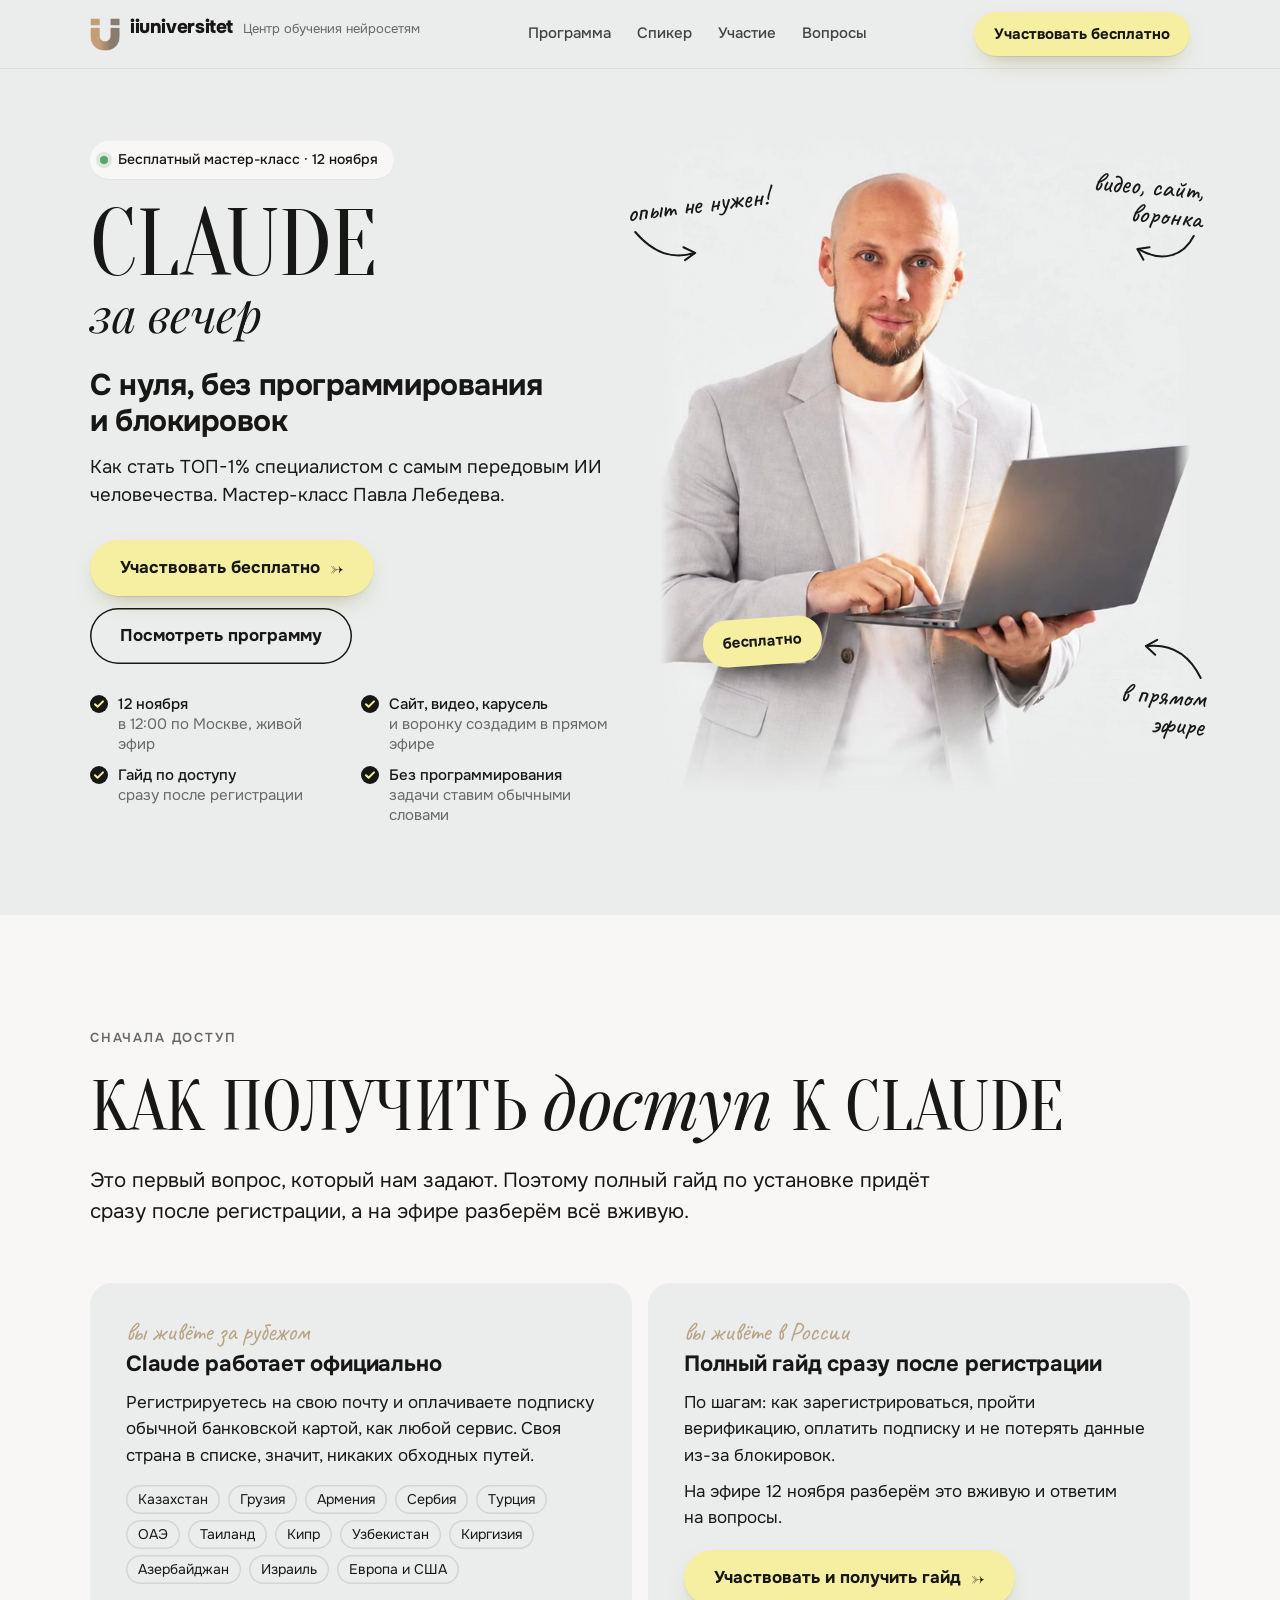
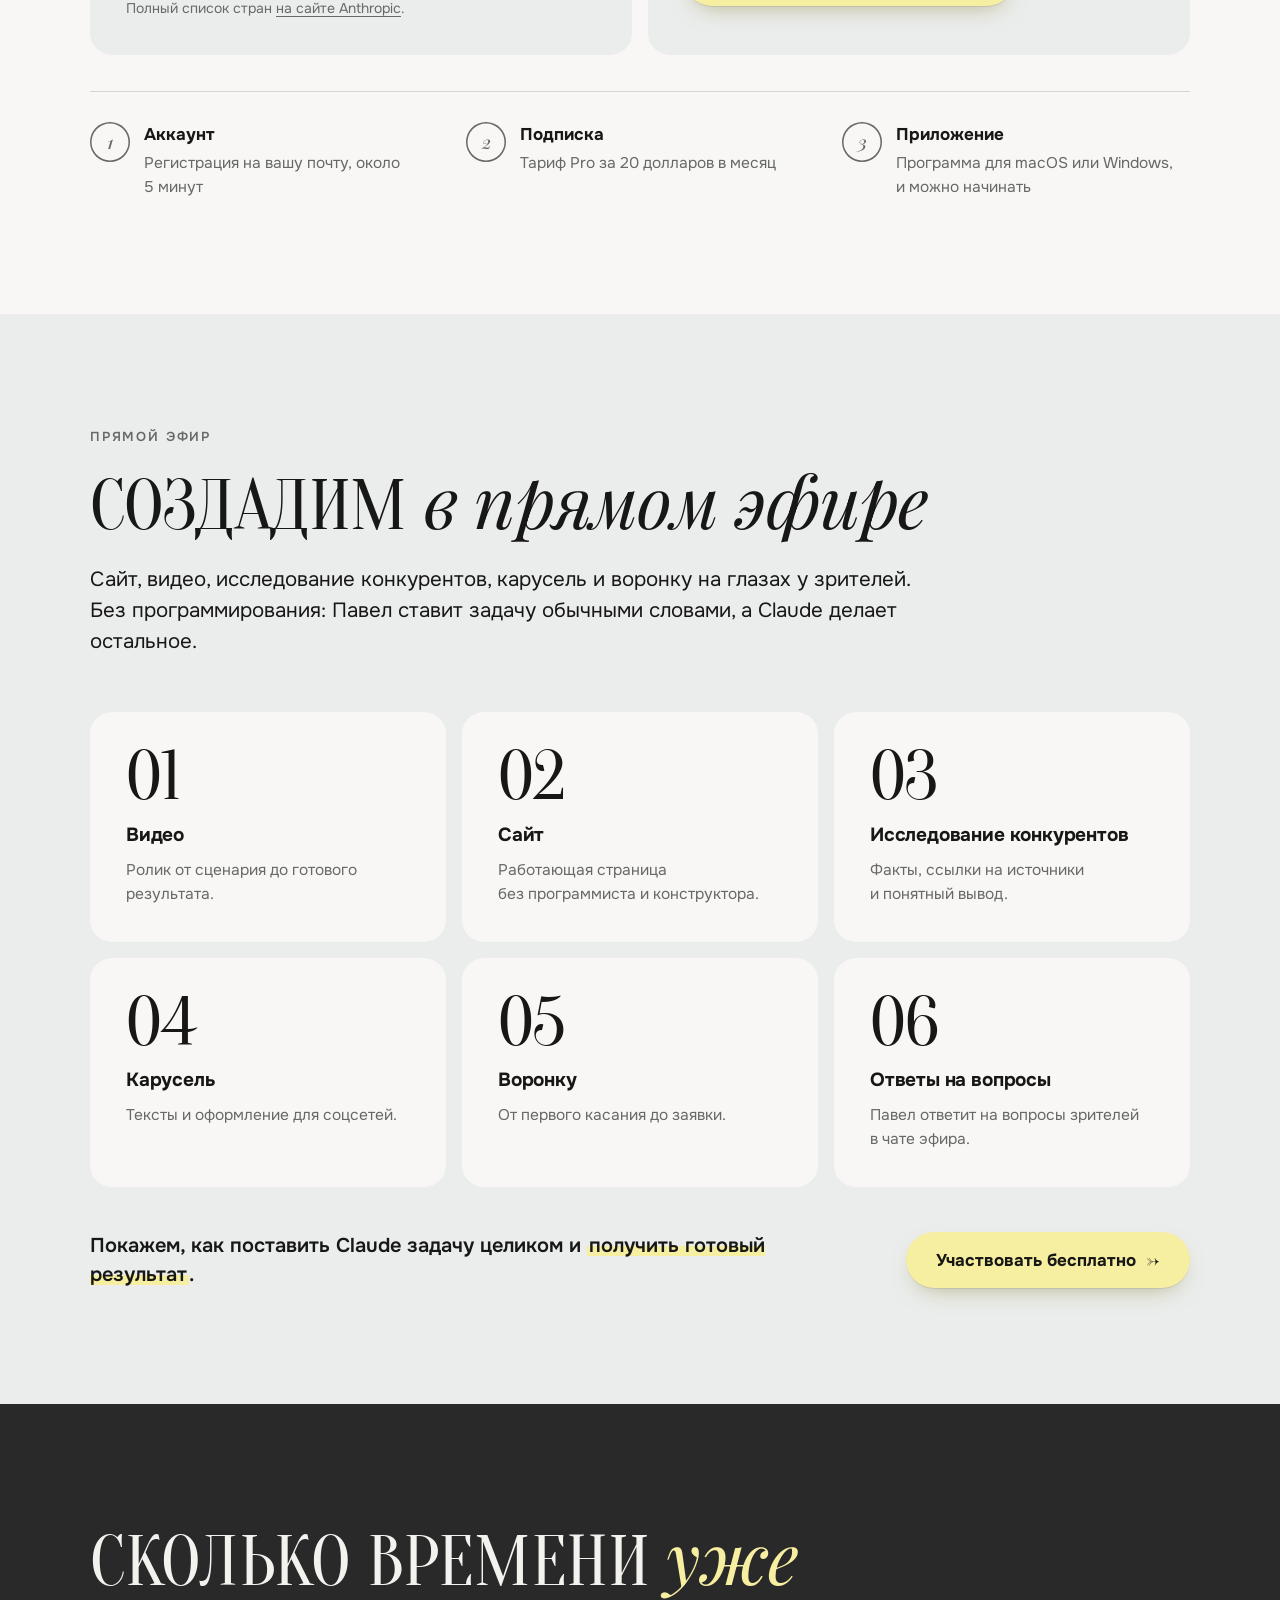
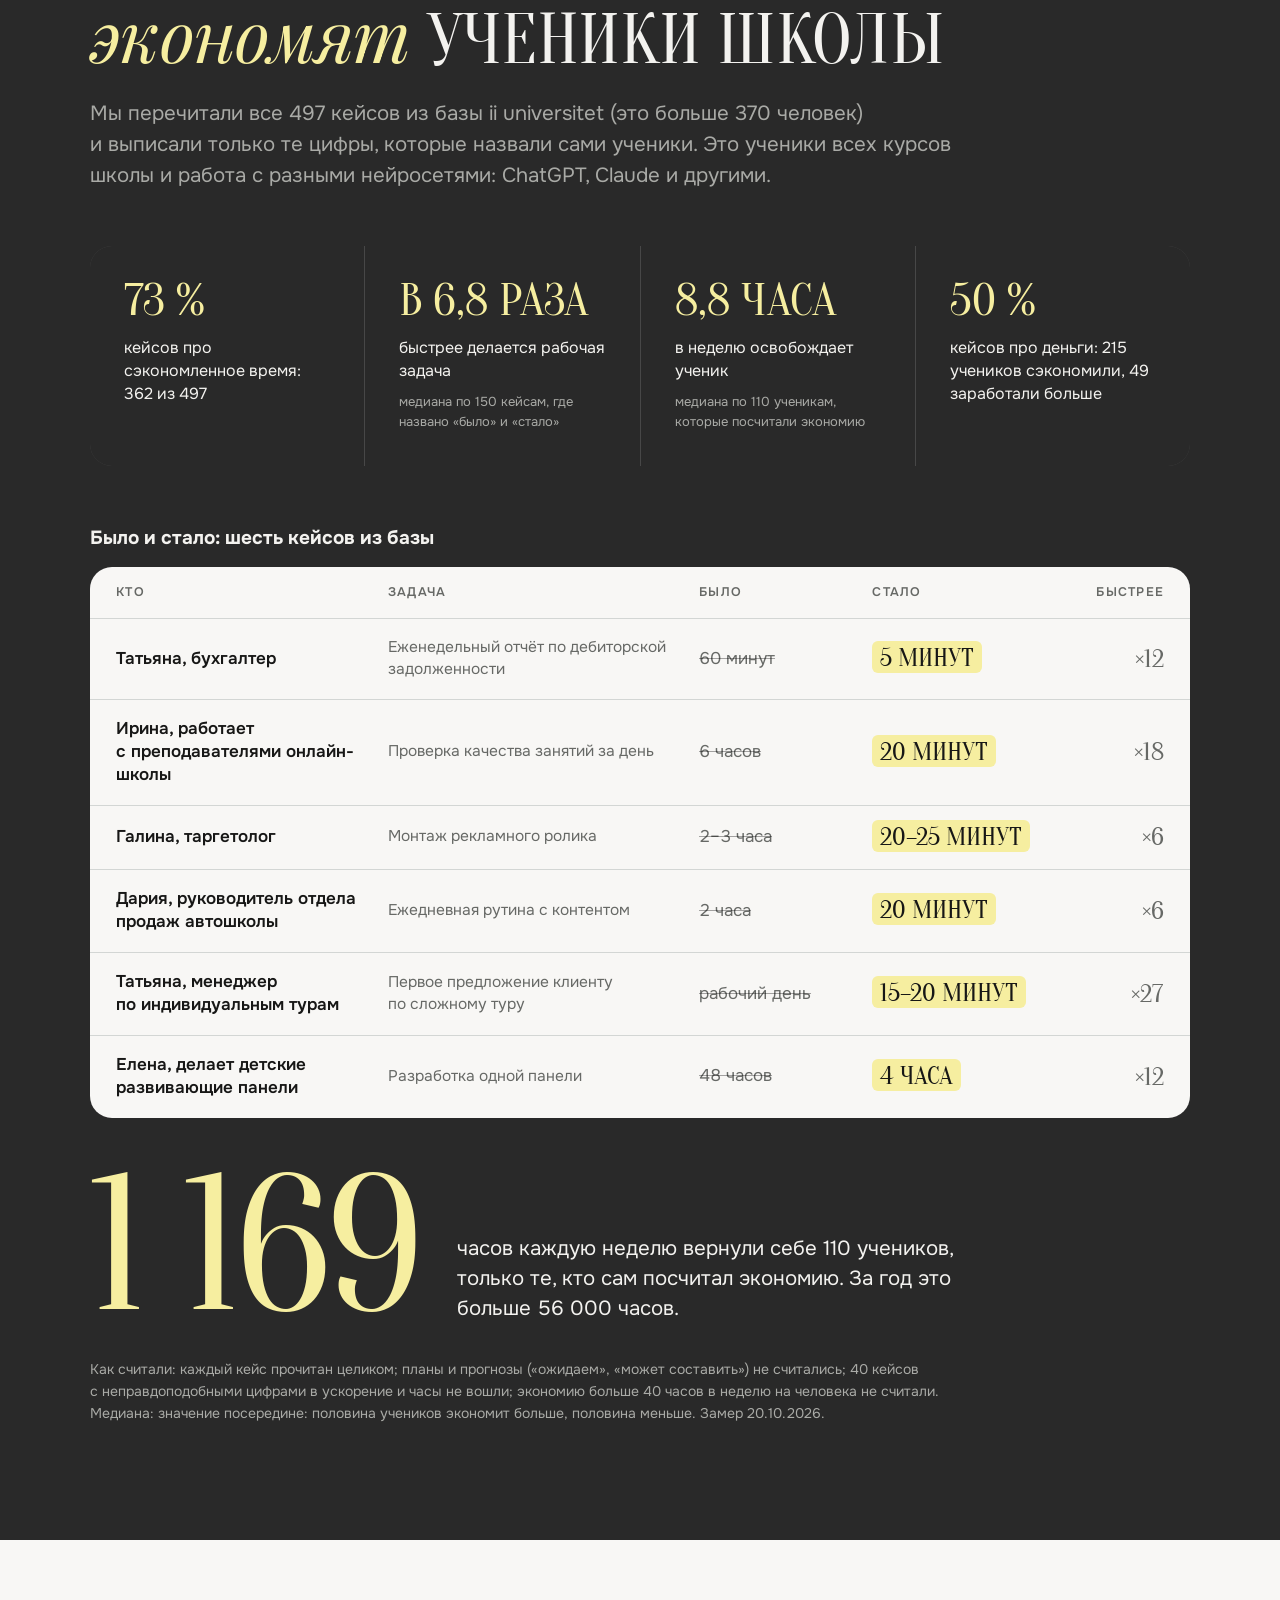
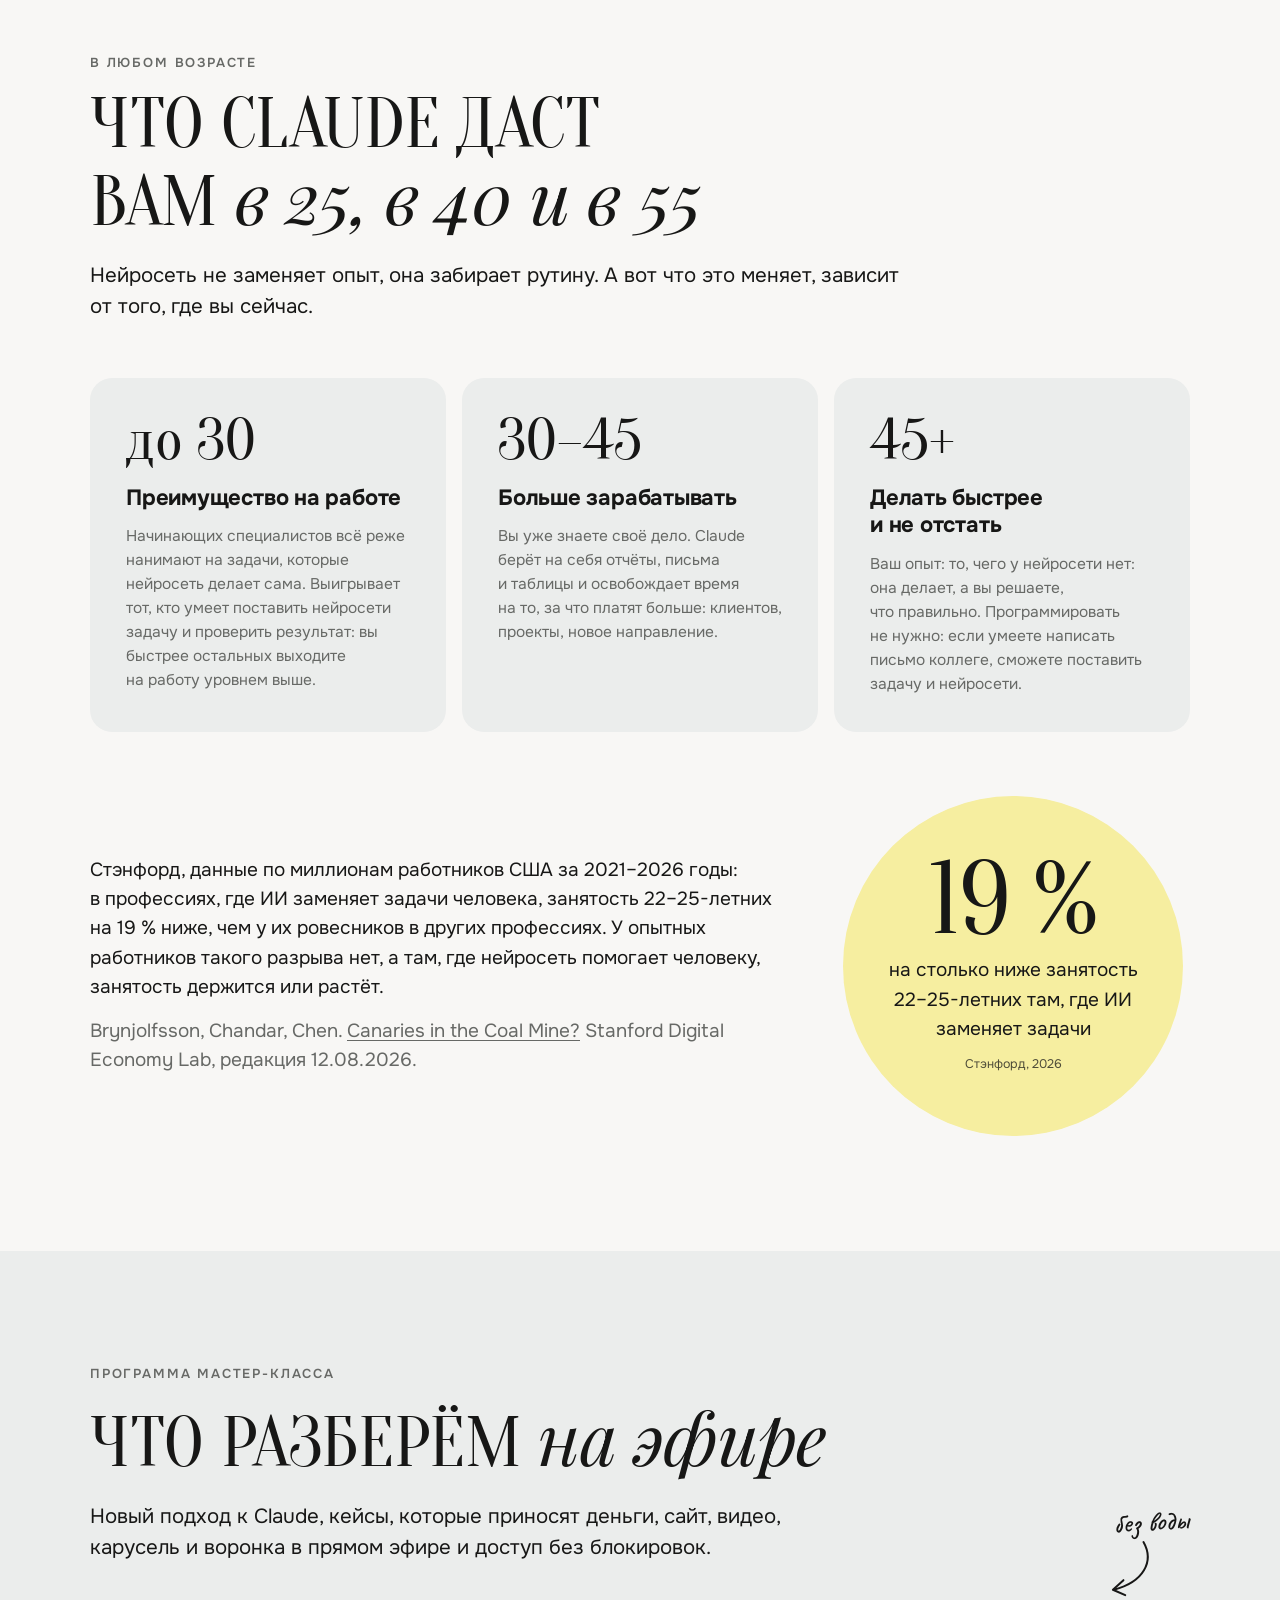
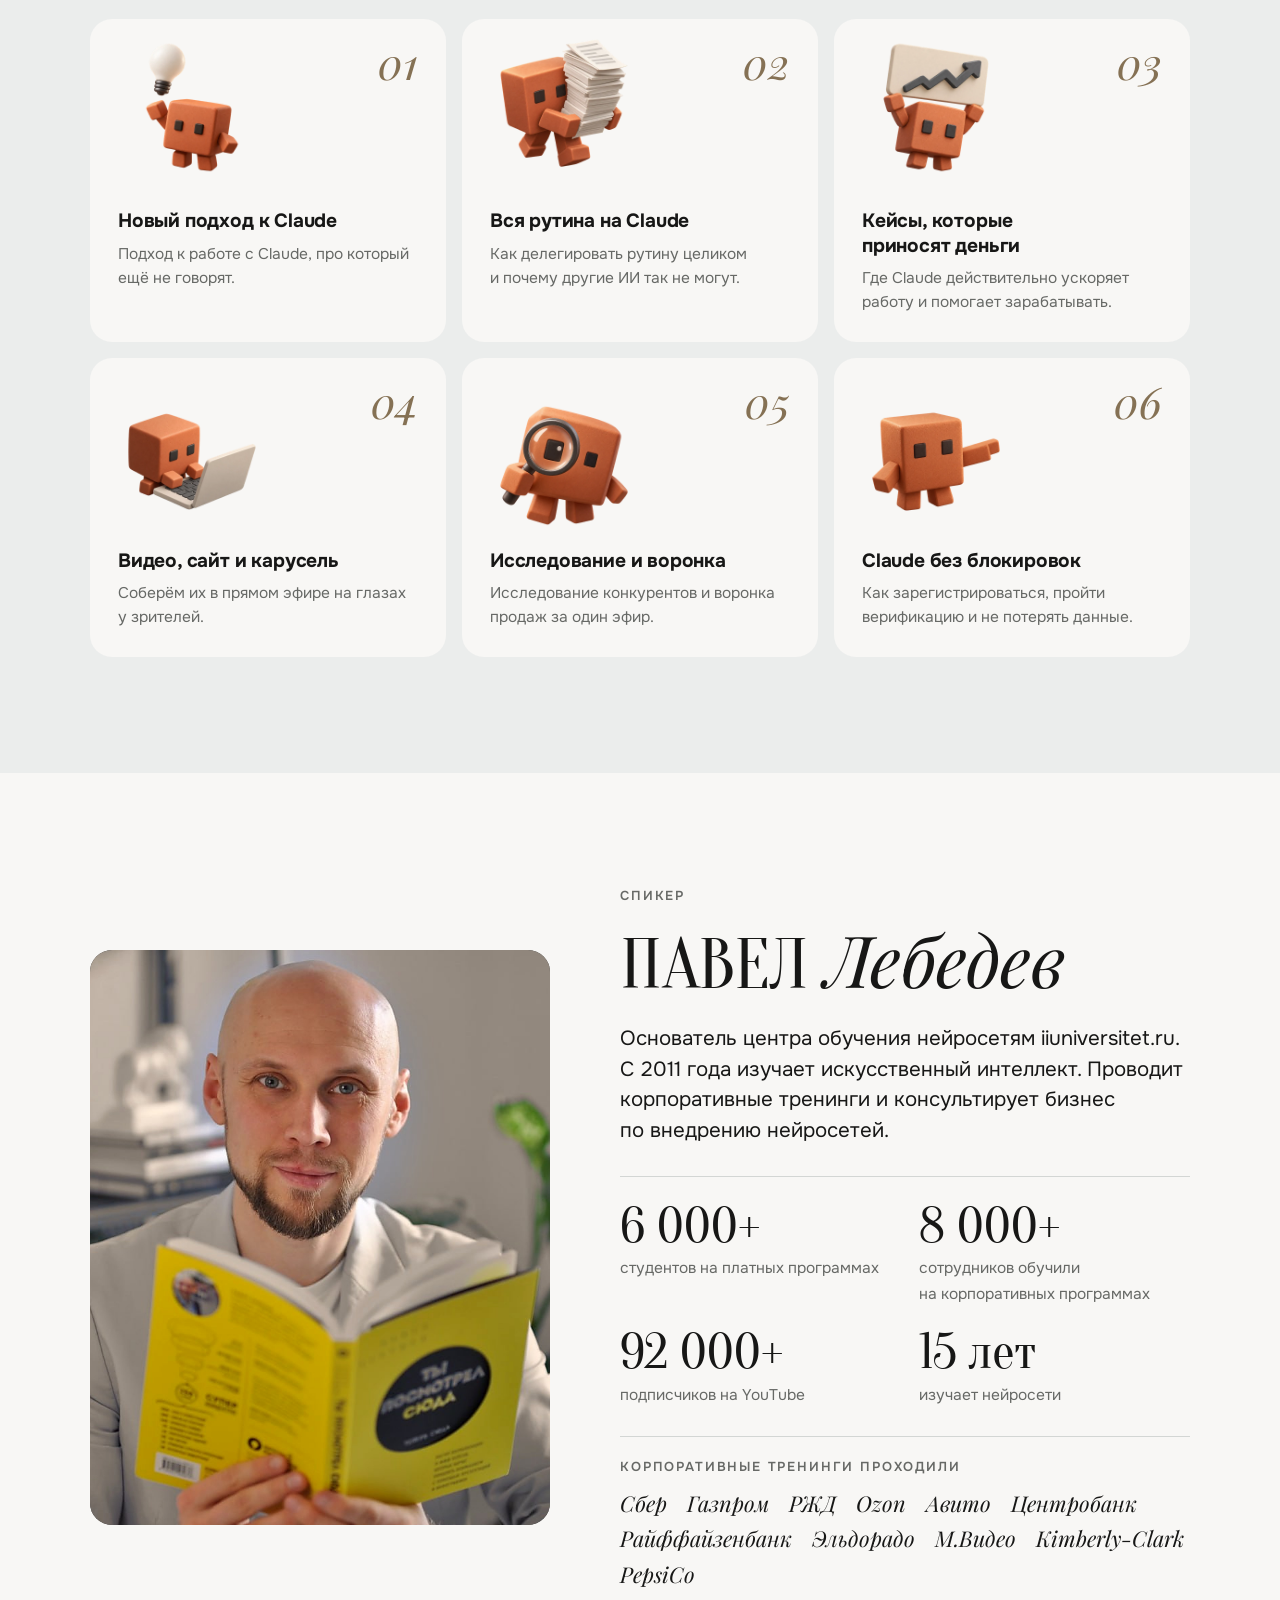
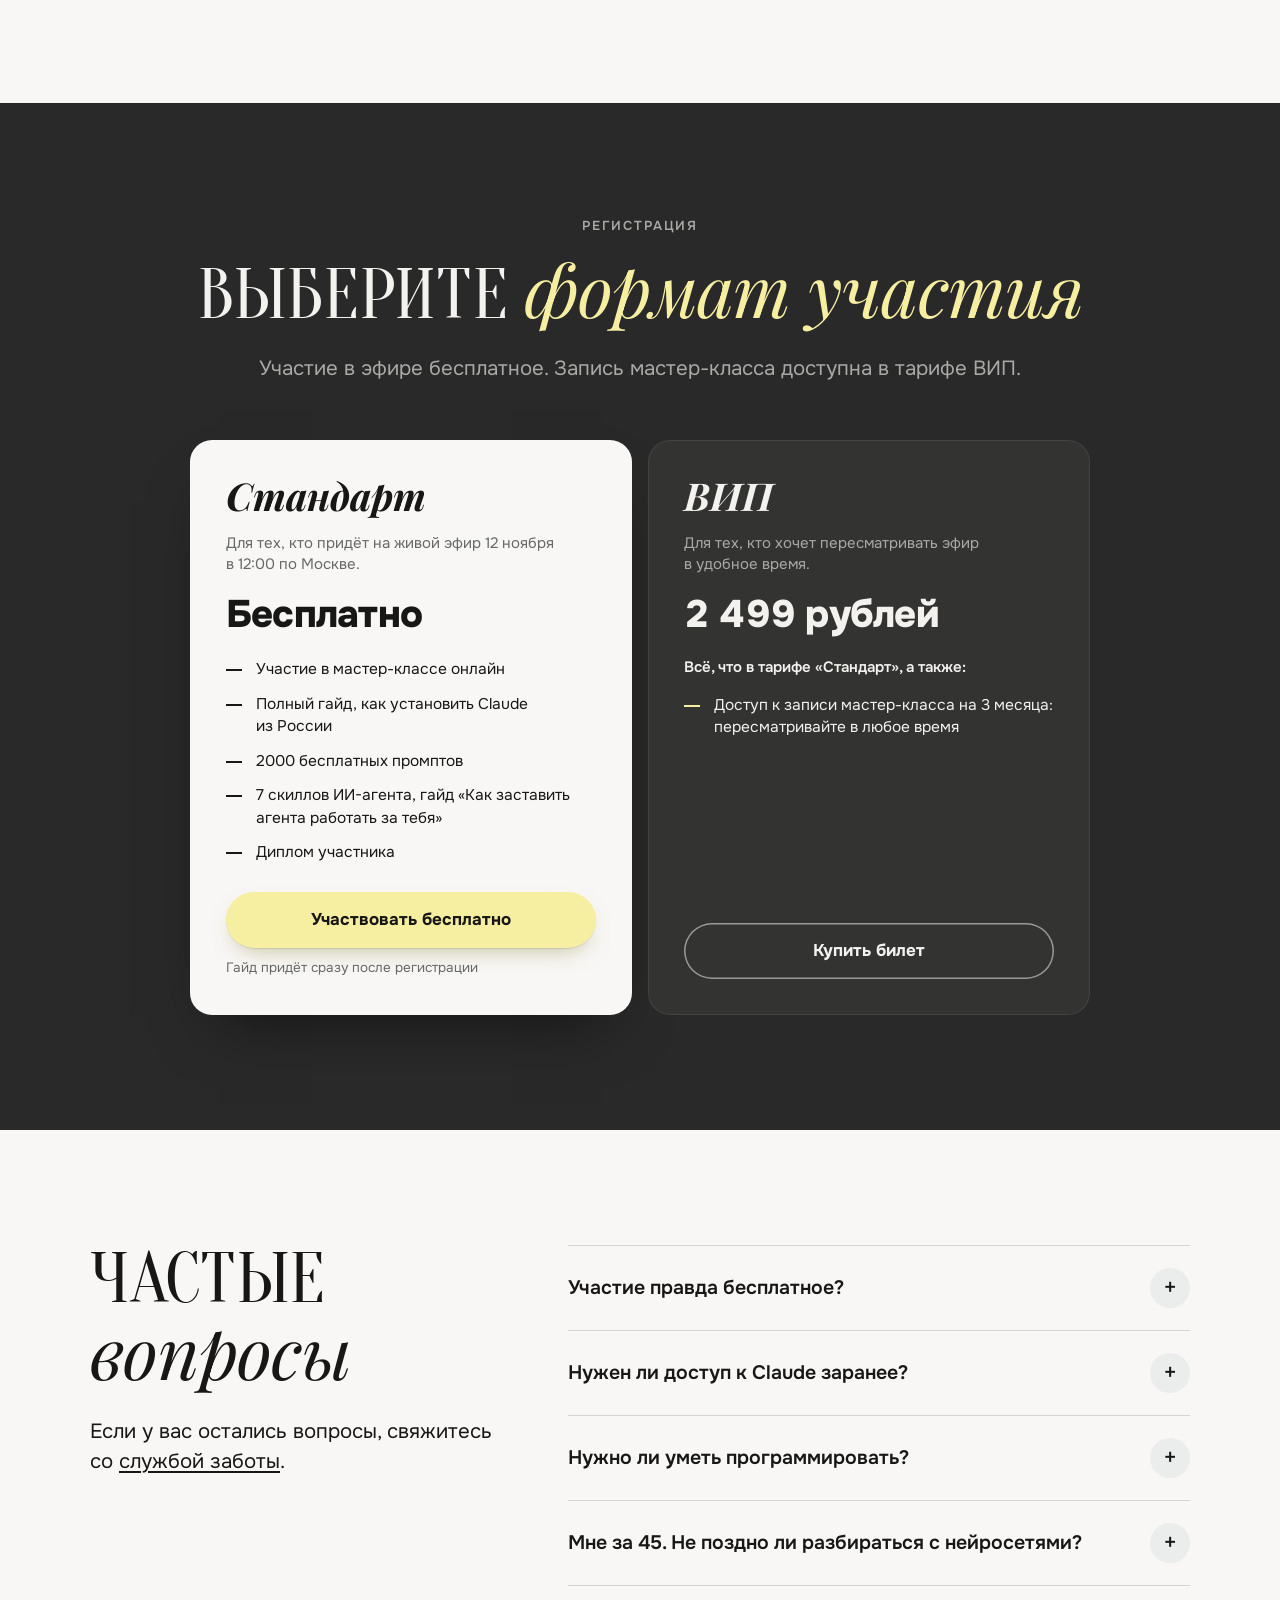
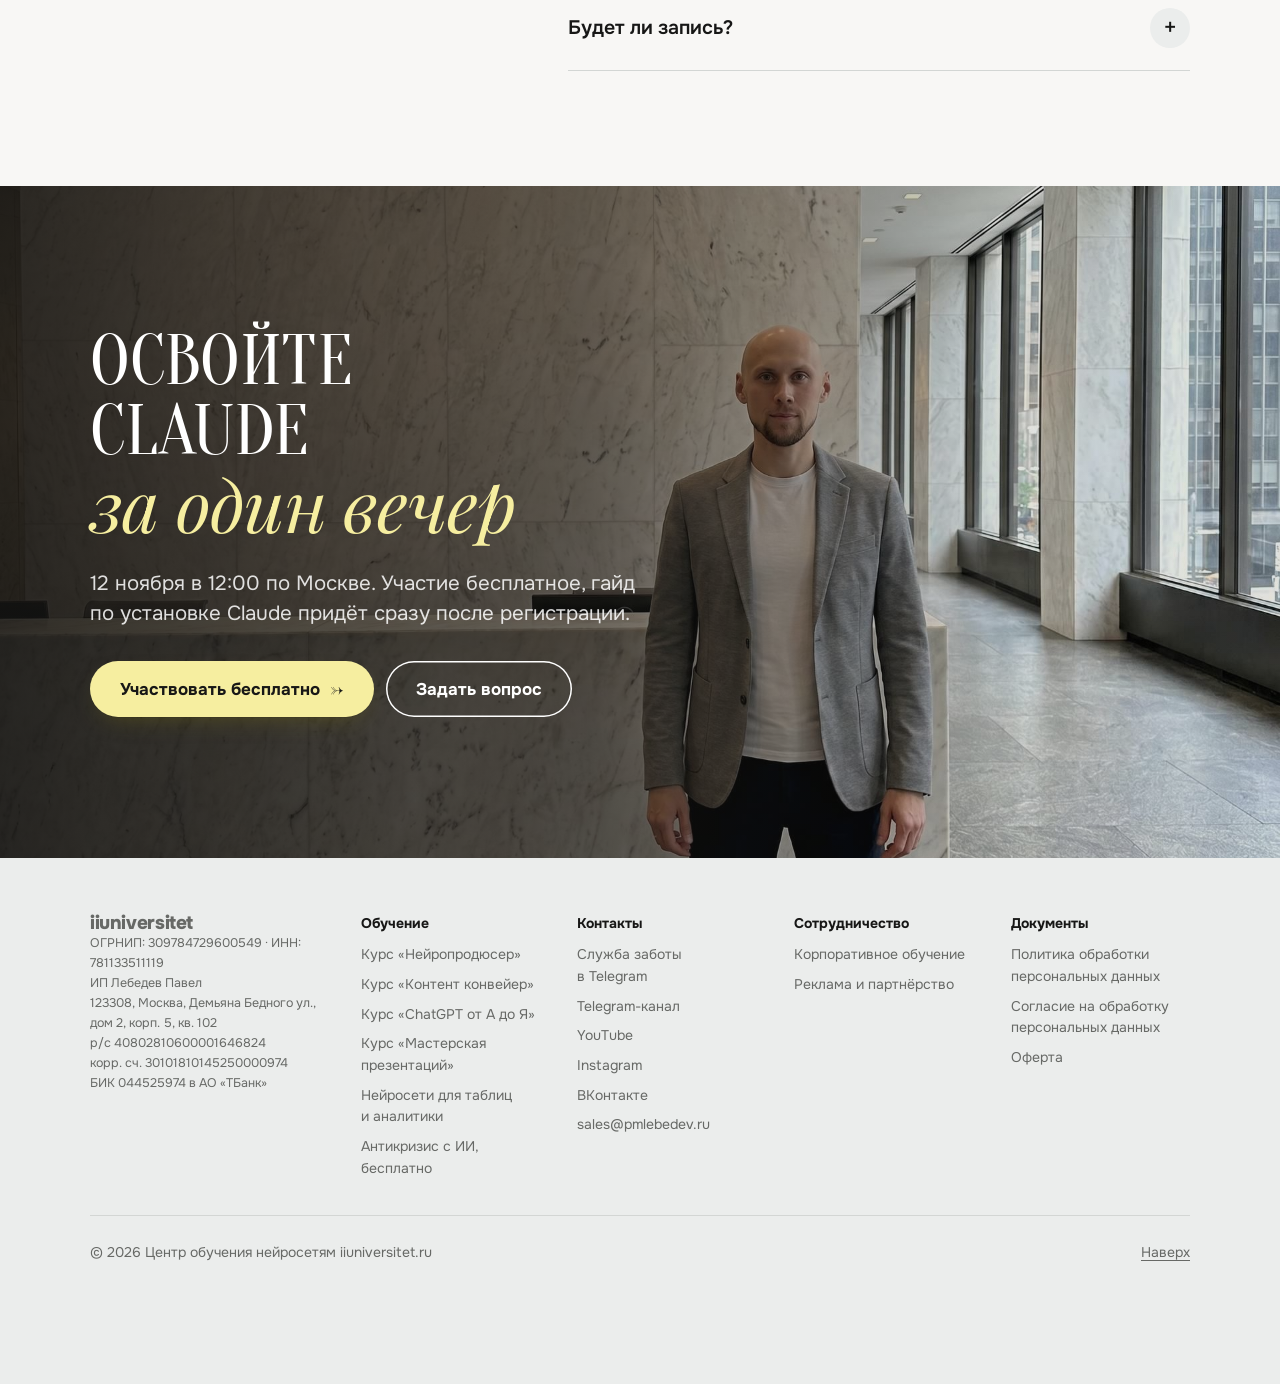
<file: mk-claude/index.html>
<!doctype html>
<html lang="ru"><head>
<meta charset="utf-8">
<meta name="viewport" content="width=device-width,initial-scale=1,viewport-fit=cover">
<title>Мастер-класс «Claude за вечер: с нуля, без программирования и блокировок» | iiuniversitet.ru</title>
<meta name="description" content="12 ноября в 12:00 по Москве. Бесплатный мастер-класс Павла Лебедева: как стать ТОП-1% специалистом с Claude. Видео, сайт, исследование конкурентов, карусель и воронка в прямом эфире.">
<meta property="og:title" content="Мастер-класс «Claude за вечер»">
<meta property="og:description" content="12 ноября в 12:00 по Москве. С нуля, без программирования и блокировок.">
<link rel="icon" type="image/png" href="img/logo.png">
<link rel="preconnect" href="https://fonts.googleapis.com">
<link rel="preconnect" href="https://fonts.gstatic.com" crossorigin="">
<link rel="stylesheet" href="https://fonts.googleapis.com/css2?family=Oranienbaum&amp;family=Playfair+Display:ital,wght@1,400;1,500&amp;family=Onest:wght@400;500;600;700;800&amp;family=Caveat:wght@500;600&amp;display=swap">
<style>
/* Страница курса «Claude на максималках», вариант 2 — на дизайн-системе «Журнал» (21.10.2026).
   Тексты — те же, что на /kurs/claude/ (версия 3 от 20.10.2026). Стиль — образец Павла: журнальная лента.
   Видео первого экрана переехало в окошко слева внизу (как на raytsystem.ru/launch). */
/* Дизайн-система «Журнал» — токены.
   Журнальная лента: холодный светло-серый фон, белые и угольные плитки слоями,
   узкая антиква капсом в заголовках, курсивное слово-акцент, рукописные пометки со стрелками.
   Лимонный — только то, на что нажимают, и маркер под главной мыслью.
   Источник стиля — образец Павла (артефакт 6BL7gx5L119tGdFtoHvU8s), 21.10.2026. */
:root{
  /* цвет: фоны слоями */
  --paper:#EBEDEC;        /* фон страницы, холодный светло-серый */
  --white:#F8F7F5;        /* белые плитки и секции */
  --char:#292929;         /* угольные секции */
  --char-2:#333332;       /* плитки на угольной секции (тарифы) */
  --sheet:#FBFBF9;        /* лист письма, постер */

  /* цвет: текст и линии */
  --ink:#171716;          /* основной текст */
  --mute:#676966;         /* второстепенный текст на светлом, 4.7:1 на --paper */
  --line:#D3D6D4;         /* тонкие линии и обводки */
  --on-char:#F3F2EF;      /* текст на угольном */
  --on-char-mute:#A9AAA6; /* второстепенный текст на угольном, 6.2:1 */
  --line-on-char:rgba(255,255,255,.14);

  /* цвет: акценты */
  --lemon:#F6EEA0;        /* кнопки, маркер, цифры на угольном */
  --lemon-2:#EFE37C;      /* наведение на лимонное */
  --beige:#B9A385;        /* точки, пунктир, рукописные пометки крупно — цвет пиджака */
  --beige-ink:#857154;    /* номера уроков и мелкие акценты текстом на светлом: 4.0:1, только от 19px */
  --ok:#5BA36B;           /* точка «идёт набор» в бейдже */

  /* шрифты */
  --f-display:"Oranienbaum","Playfair Display",Georgia,serif;   /* заголовки капсом */
  --f-accent:"Playfair Display",Georgia,serif;                  /* курсивное слово-акцент, номера */
  --f-body:"Onest","Segoe UI",Arial,sans-serif;                 /* текст, кнопки, цифры цен */
  --f-hand:"Caveat","Segoe Print",cursive;                      /* рукописные пометки */
  --fonts-url:"https://fonts.googleapis.com/css2?family=Oranienbaum&family=Playfair+Display:ital,wght@1,400;1,500&family=Onest:wght@400;500;600;700;800&family=Caveat:wght@500;600&display=swap";

  /* шкала текста */
  --fs-disp:clamp(66px,10.4vw,140px);   /* название курса на первом экране */
  --fs-h2:clamp(38px,5.6vw,72px);       /* заголовок секции */
  --fs-h2-s:clamp(34px,4.4vw,56px);     /* заголовок в две колонки */
  --fs-h1:clamp(23px,2.35vw,31px);      /* подзаголовок первого экрана, Onest 700 */
  --fs-lead:clamp(18px,1.6vw,21px);
  --fs-body:17px;
  --fs-card:15.5px;                     /* текст в карточках */
  --fs-small:14px;
  --fs-eyebrow:13px;                    /* надзаголовок капсом, разрядка .14em */

  /* сетка и отступы */
  --wrap:1180px;
  --gut:clamp(16px,4vw,40px);
  --sec:clamp(64px,9vw,120px);          /* отступ секции сверху и снизу */
  --gap:16px;                           /* между плитками */
  --gap-col:clamp(28px,5vw,72px);       /* между колонками */

  /* скругления */
  --r:22px;                             /* плитки, окна, фото */
  --r-s:14px;                           /* вложенные блоки */
  --r-paper:4px;                        /* лист и постер — почти прямые */
  --r-pill:999px;                       /* кнопки, бейджи, поля */

  /* тени */
  --sh-btn:0 1px 0 rgba(0,0,0,.08),0 10px 24px -12px rgba(120,110,20,.55);
  --sh-win:0 30px 60px -36px rgba(0,0,0,.35),0 0 0 1px rgba(0,0,0,.05);
  --sh-paper:0 30px 50px -34px rgba(0,0,0,.45);
  --sh-pop:0 24px 48px -18px rgba(0,0,0,.45);

  /* высоты */
  --h-btn:56px;
  --h-btn-s:44px;
  --h-top:68px;
  color-scheme:light;
}
/* Дизайн-система «Журнал» — компоненты. Подключать после tokens.css.
   Каждый блок — самостоятельный компонент; страница добавляет только раскладку своих секций. */

/* ---------- основа ---------- */
*,*::before,*::after{box-sizing:border-box}
html{scroll-behavior:smooth;scroll-padding-top:calc(var(--h-top) + 12px);-webkit-text-size-adjust:100%}
@media (prefers-reduced-motion:reduce){html{scroll-behavior:auto}*{animation:none!important;transition:none!important}}
body{margin:0;background:var(--paper);color:var(--ink);font:400 var(--fs-body)/1.55 var(--f-body);-webkit-font-smoothing:antialiased;overflow-x:hidden}
img{max-width:100%;display:block}
a{color:inherit}
:focus-visible{outline:3px solid var(--ink);outline-offset:3px;border-radius:6px}
.bg-char :focus-visible{outline-color:var(--lemon)}
h1,h2,h3,p,figure,blockquote{margin:0}

/* ---------- сетка и фоны секций ---------- */
.wrap{max-width:var(--wrap);margin:0 auto;padding-inline:max(var(--gut),env(safe-area-inset-left,0px)) max(var(--gut),env(safe-area-inset-right,0px))}
.sec{padding-block:var(--sec)}
.bg-white{background:var(--white)}
.bg-char{background:var(--char);color:var(--on-char)}
.bg-char .mute{color:var(--on-char-mute)}
.cols{display:grid;grid-template-columns:.9fr 1.1fr;gap:var(--gap-col);align-items:center}
.cols>*{min-width:0}
.cols--top{align-items:start}
@media (max-width:860px){.cols{grid-template-columns:1fr}}
.grid-2,.grid-3,.grid-4{display:grid;gap:var(--gap)}
.grid-2{grid-template-columns:repeat(2,minmax(0,1fr))}
.grid-3{grid-template-columns:repeat(3,minmax(0,1fr))}
.grid-4{grid-template-columns:repeat(4,minmax(0,1fr))}
@media (max-width:1000px){.grid-4{grid-template-columns:repeat(2,minmax(0,1fr))}}
@media (max-width:900px){.grid-3{grid-template-columns:repeat(2,minmax(0,1fr))}}
@media (max-width:760px){.grid-2{grid-template-columns:1fr}}
@media (max-width:560px){.grid-3,.grid-4{grid-template-columns:1fr}}

/* ---------- типографика ---------- */
.eyebrow{font:600 var(--fs-eyebrow)/1.3 var(--f-body);letter-spacing:.14em;text-transform:uppercase;color:var(--mute);margin:0 0 18px}
.bg-char .eyebrow{color:var(--on-char-mute)}
.h2{font-family:var(--f-display);font-weight:400;text-transform:uppercase;font-size:var(--fs-h2);line-height:.98;letter-spacing:-.005em;margin:0 0 22px;text-wrap:balance}
.h2--s{font-size:var(--fs-h2-s)}
.h2 em,.disp em{font-family:var(--f-accent);font-style:italic;font-weight:400;text-transform:none;letter-spacing:-.01em}
.bg-char .h2 em{color:var(--lemon)}
.lead{font-size:var(--fs-lead);line-height:1.5;max-width:62ch}
.mute{color:var(--mute)}
.hand{font-family:var(--f-hand);font-weight:500;line-height:1.05}
.mark{background:linear-gradient(transparent 52%,var(--lemon) 52%,var(--lemon) 92%,transparent 92%);padding:0 .1em}
.head{margin-bottom:clamp(36px,5vw,56px)}
.head .lead{margin-top:6px}
.note{font-size:var(--fs-small);color:var(--mute)}
.bg-char .note{color:var(--on-char-mute)}
.note a,.lead a{text-underline-offset:3px}
.nowrap{white-space:nowrap}

/* ---------- кнопки ---------- */
.btn{display:inline-flex;align-items:center;justify-content:center;gap:10px;min-height:var(--h-btn);padding:0 30px;border-radius:var(--r-pill);font:700 17px/1 var(--f-body);text-decoration:none;border:0;cursor:pointer;transition:transform .15s ease,background .15s ease,box-shadow .15s ease;white-space:nowrap;color:inherit;background:none}
.btn-lemon{background:var(--lemon);color:var(--ink);box-shadow:var(--sh-btn)}
.btn-lemon:hover{background:var(--lemon-2);transform:translateY(-1px)}
.btn-ghost{background:transparent;color:inherit;box-shadow:inset 0 0 0 1.5px currentColor}
.btn-ghost:hover{background:rgba(0,0,0,.05)}
.bg-char .btn-ghost:hover{background:rgba(255,255,255,.08)}
.btn-dark{background:var(--ink);color:var(--white)}
.btn-dark:hover{background:#000}
.btn-sm{min-height:var(--h-btn-s);padding:0 20px;font-size:15px}
.btn-full{width:100%}
.btn .arr{font-family:var(--f-accent);font-style:italic;font-size:20px;margin-top:-2px}
.ctas{display:flex;flex-wrap:wrap;gap:12px;align-items:center}
@media (max-width:520px){.ctas--stack .btn{width:100%}}

/* ---------- бейдж, чипы, отметки ---------- */
.badge{display:inline-flex;align-items:center;gap:10px;background:var(--white);border-radius:var(--r-pill);padding:8px 16px 8px 10px;font-size:14px;font-weight:500;box-shadow:0 1px 0 rgba(0,0,0,.04)}
.badge i{width:8px;height:8px;border-radius:50%;background:var(--ok);box-shadow:0 0 0 4px rgba(91,163,107,.18)}
.chip{display:inline-block;font:700 11.5px/1 var(--f-body);letter-spacing:.06em;text-transform:uppercase;padding:6px 9px;border-radius:var(--r-pill);white-space:nowrap;background:var(--paper);color:var(--ink)}
.chip--lemon{background:var(--lemon)}
.chip--ink{background:var(--ink);color:var(--white)}
.tags{display:flex;flex-wrap:wrap;gap:6px 8px;margin:0;padding:0;list-style:none}
.tags li{padding:6px 12px;border-radius:var(--r-pill);box-shadow:inset 0 0 0 1.5px var(--line);font-size:14px;line-height:1.2;white-space:nowrap}
.checks{display:grid;gap:10px 22px;margin:0;padding:0;list-style:none}
.checks li{display:flex;gap:10px;align-items:flex-start;font-size:15px;line-height:1.35;font-weight:500}
.checks li::before{content:"";flex:none;width:18px;height:18px;margin-top:1px;border-radius:50%;background:var(--ink) url("data:image/svg+xml,%3Csvg xmlns='http://www.w3.org/2000/svg' viewBox='0 0 18 18'%3E%3Cpath d='M5 9.3l2.6 2.5L13 6.4' fill='none' stroke='%23F6EEA0' stroke-width='2' stroke-linecap='round' stroke-linejoin='round'/%3E%3C/svg%3E") center/18px no-repeat}
.dashes{list-style:none;padding:0;margin:0;display:grid;gap:12px}
.dashes li{display:grid;grid-template-columns:20px 1fr;gap:10px;font-size:var(--fs-card);line-height:1.45}
.dashes li::before{content:"";width:16px;height:2px;background:var(--ink);margin-top:11px}
.bg-char .dashes li::before{background:var(--lemon)}

/* ---------- шапка ---------- */
.top{position:sticky;top:env(safe-area-inset-top,0px);z-index:40;background:rgba(235,237,236,.86);backdrop-filter:blur(12px);-webkit-backdrop-filter:blur(12px);border-bottom:1px solid rgba(0,0,0,.06)}
.top .wrap{display:flex;align-items:center;justify-content:space-between;gap:16px;min-height:var(--h-top)}
.logo{display:flex;align-items:baseline;gap:10px;text-decoration:none;min-width:0}
.logo b{font:800 19px/1 var(--f-body);letter-spacing:-.02em}
.logo span{font-size:13px;color:var(--mute);white-space:nowrap}
.nav{display:flex;gap:26px;font-size:15px;font-weight:500}
.nav a{text-decoration:none;opacity:.8}
.nav a:hover{opacity:1;text-decoration:underline;text-underline-offset:4px}
.top .btn{min-height:var(--h-btn-s);padding:0 20px;font-size:15px}
@media (max-width:900px){.nav{display:none}.logo span{display:none}}
@media (max-width:420px){.top .btn{padding:0 16px;font-size:14px}}

/* ---------- заглавие: название крупной антиквой, курсивная строка под ним ---------- */
.disp{font-family:var(--f-display);text-transform:uppercase;font-weight:400;font-size:var(--fs-disp);line-height:.86;letter-spacing:-.01em}
.disp em{display:block;font-size:.5em;line-height:1.05;margin-top:.06em;white-space:nowrap}
@media (max-width:520px){.disp{font-size:clamp(60px,19vw,86px)}}

/* ---------- рукописная пометка со стрелкой ---------- */
.sticker{position:absolute;z-index:3}
.sticker .hand{font-size:clamp(22px,2.1vw,27px);display:block}
.sticker svg{display:block;overflow:visible;color:var(--ink)}
.price-tag{position:absolute;z-index:4;background:var(--lemon);border-radius:var(--r-pill);padding:12px 20px;font-weight:700;font-size:15px;transform:rotate(-4deg);box-shadow:0 12px 26px -14px rgba(0,0,0,.4);white-space:nowrap}

/* ---------- телефон ---------- */
.phone{position:relative;margin:0 auto;width:min(54%,290px);aspect-ratio:9/18.6;border-radius:46px;background:#111;padding:9px;box-shadow:0 40px 60px -30px rgba(0,0,0,.45),0 0 0 1px rgba(0,0,0,.2);transform:rotate(2.5deg)}
.phone .scr{position:relative;width:100%;height:100%;border-radius:38px;overflow:hidden;background:var(--white)}
.phone .isl{position:absolute;top:12px;left:50%;transform:translateX(-50%);width:84px;height:24px;border-radius:20px;background:#0c0c0c;z-index:2}
.phone .rec{position:absolute;left:14px;bottom:16px;right:14px;z-index:2;display:flex;align-items:center;gap:8px;background:rgba(248,247,245,.94);border-radius:16px;padding:10px 12px;font-size:12.5px;line-height:1.25;font-weight:600;box-shadow:0 6px 18px -10px rgba(0,0,0,.4)}
.phone .rec b{display:block;font-weight:500;color:var(--mute);font-size:11.5px}
.phone .rec i{flex:none;width:30px;height:30px;border-radius:50%;background:var(--lemon);display:grid;place-items:center;font-style:normal;font-size:12px}

/* ---------- окно чата ---------- */
.win{background:var(--white);color:var(--ink);border-radius:var(--r);box-shadow:var(--sh-win);overflow:hidden;min-width:0}
.win-bar{display:flex;align-items:center;gap:7px;padding:14px 18px;border-bottom:1px solid var(--line);font-size:13px;color:var(--mute);font-weight:500}
.win-bar i{width:11px;height:11px;border-radius:50%;background:#D7D9D7}
.win-bar span{margin-left:10px}
.win-body{padding:clamp(18px,2.6vw,30px);display:grid;gap:16px}
.win-foot{display:flex;align-items:center;justify-content:space-between;gap:12px;flex-wrap:wrap;padding:14px clamp(18px,2.6vw,30px);border-top:1px solid var(--line);background:var(--paper)}
.msg{max-width:88%;border-radius:20px;padding:14px 18px;font-size:16px;line-height:1.5}
.msg small{display:block;font-size:12px;font-weight:600;letter-spacing:.08em;text-transform:uppercase;margin-bottom:6px;opacity:.6}
.msg.me{justify-self:end;background:var(--char);color:var(--on-char);border-bottom-right-radius:6px}
.msg.ai{background:var(--paper);border-bottom-left-radius:6px}
.ptext{margin:0;font:400 15.5px/1.55 var(--f-body);background:var(--paper);border-radius:var(--r-s);padding:16px 18px;white-space:pre-wrap;max-height:320px;overflow:auto}
.copied{font-size:var(--fs-small);color:var(--mute)}

/* ---------- плитки ---------- */
.card{background:var(--white);border-radius:var(--r);padding:clamp(24px,3vw,36px);min-width:0}
.bg-white .card{background:var(--paper)}
.card h3{font:700 22px/1.25 var(--f-body);letter-spacing:-.01em;margin:0 0 12px}
.card p{margin:0}
.card p+p{margin-top:10px}
.card .tagline{font-family:var(--f-hand);font-size:26px;color:var(--beige);margin:0 0 6px;display:block;line-height:1}
.outline{display:flex;gap:18px;align-items:flex-start;padding:22px clamp(22px,3vw,36px);border-radius:var(--r);box-shadow:inset 0 0 0 1.5px var(--line)}
.bg-char .outline{box-shadow:inset 0 0 0 1px rgba(255,255,255,.16)}
.outline>b{flex:none;font:700 15px/1.5 var(--f-body)}
.outline p{margin:0}
@media (max-width:600px){.outline{flex-direction:column;gap:6px}}

/* ---------- реплика-плитка (уголок как у сообщения) ---------- */
.bubble{position:relative;background:var(--paper);border-radius:22px 22px 22px 6px;padding:22px 24px;min-width:0}
.bg-white .bubble{background:var(--paper)}
.bubbles>.bubble:nth-child(3n+2){transform:translateY(14px)}
@media (max-width:900px){.bubbles>.bubble:nth-child(3n+2){transform:none}}

/* ---------- цифры на угольном ---------- */
.stats{display:grid;grid-template-columns:repeat(var(--n,3),minmax(0,1fr));gap:1px;background:var(--line-on-char);border-radius:var(--r);overflow:hidden}
.stat{background:var(--char);padding:clamp(22px,3vw,34px);min-width:0}
.stat .num{font-family:var(--f-display);font-size:clamp(46px,5.4vw,76px);line-height:.9;color:var(--lemon);text-transform:uppercase;white-space:nowrap}
.stat p{margin:14px 0 0;font-size:16px;line-height:1.45}
.stat small{display:block;margin-top:10px;font-size:13px;color:var(--on-char-mute)}
@media (max-width:1000px){.stats{grid-template-columns:repeat(2,minmax(0,1fr))}}
@media (max-width:560px){.stats{grid-template-columns:1fr}}

/* ---------- постер: лист с перечнем, чуть повёрнут ---------- */
.poster{position:relative;background:var(--white);padding:clamp(26px,3.4vw,44px);border-radius:6px;box-shadow:var(--sh-paper);transform:rotate(-1.2deg);min-width:0}
.poster::before{content:"";position:absolute;inset:0;border-radius:6px;background:linear-gradient(115deg,rgba(255,255,255,0) 40%,rgba(0,0,0,.035) 41%,rgba(255,255,255,0) 60%);pointer-events:none}
.poster .ver{display:inline-block;font-weight:600;font-size:13px;letter-spacing:.1em;text-transform:uppercase;background:var(--lemon);padding:6px 12px;border-radius:var(--r-pill);margin-bottom:18px}
.poster ol,.poster ul{list-style:none;padding:0;margin:0;display:grid}
.poster li{display:grid;grid-template-columns:34px 1fr;gap:10px;padding:14px 0;border-top:1px solid var(--line);font-size:16.5px;line-height:1.45}
.poster li:first-child{border-top:0}
.poster li b{font:italic 500 19px/1.3 var(--f-accent);color:var(--beige-ink)}

/* ---------- результат-документ ---------- */
.out{background:var(--white);border-radius:var(--r);padding:26px;display:flex;flex-direction:column;gap:12px;min-width:0}
.bg-white .out{background:var(--paper)}
.out .ico{width:54px;height:66px;border-radius:6px;background:var(--paper);position:relative;box-shadow:inset 0 0 0 1.5px var(--line)}
.bg-white .out .ico{background:var(--white)}
.out .ico::before,.out .ico::after{content:"";position:absolute;left:10px;right:10px;height:3px;border-radius:2px;background:var(--line)}
.out .ico::before{top:16px;box-shadow:0 9px 0 var(--line),0 18px 0 var(--line)}
.out .ico::after{bottom:12px;right:22px;background:var(--lemon);height:8px}
.out h3{font:700 19px/1.3 var(--f-body);margin:6px 0 0}
.out p{margin:0;font-size:var(--fs-card);color:var(--mute)}

/* ---------- уроки: номер курсивом, линия сверху ---------- */
.prog{display:grid;grid-template-columns:repeat(2,minmax(0,1fr));gap:0 clamp(24px,4vw,56px)}
@media (max-width:820px){.prog{grid-template-columns:1fr}}
.lesson{display:grid;grid-template-columns:58px 1fr;gap:14px;padding:22px 0;border-top:1px solid var(--line);min-width:0}
.lesson .n{font:italic 400 34px/1 var(--f-accent);color:var(--beige-ink)}
.lesson h3{font:700 18.5px/1.3 var(--f-body);margin:2px 0 6px;display:flex;flex-wrap:wrap;gap:8px;align-items:center}
.lesson p{margin:0;font-size:var(--fs-card);color:var(--mute)}
.lesson--bonus .n{font-family:var(--f-display);font-style:normal}

/* ---------- шаги с номером в кружке ---------- */
.steps{list-style:none;padding:0;margin:0;display:grid;gap:14px;counter-reset:s}
.steps li{display:grid;grid-template-columns:40px 1fr;gap:14px;align-items:start;font-size:var(--fs-body);counter-increment:s}
.steps li::before{content:counter(s);width:40px;height:40px;border-radius:50%;box-shadow:inset 0 0 0 1.5px currentColor;display:grid;place-items:center;font:italic 500 18px/1 var(--f-accent)}
.steps b{display:block;font-weight:700}

/* ---------- остановки пути: плитки по времени ---------- */
.stop{position:relative;padding:26px 24px 28px;border-radius:var(--r);background:var(--paper);min-width:0}
.stop .when{font-family:var(--f-display);text-transform:uppercase;font-size:30px;line-height:1;margin-bottom:12px}
.stop p{margin:0;font-size:16px}
.stop--dark{background:var(--char);color:var(--on-char)}
.stop--dark .when{color:var(--lemon)}
.stop .dot{display:block;width:12px;height:12px;border-radius:50%;background:var(--beige);margin-bottom:16px}

/* ---------- таблица «было — стало» ---------- */
.big-num{font-family:var(--f-display);font-size:clamp(110px,15vw,200px);line-height:.78;letter-spacing:-.02em;font-variant-numeric:tabular-nums;white-space:nowrap}
.ctable{background:var(--white);color:var(--ink);border-radius:var(--r);overflow:hidden}
.crow{display:grid;grid-template-columns:1.25fr 1.6fr .75fr .85fr;gap:16px;padding:18px 26px;border-top:1px solid var(--line);align-items:center;min-width:0}
.crow:first-child{border-top:0;font-size:12.5px;font-weight:600;letter-spacing:.1em;text-transform:uppercase;color:var(--mute);padding-block:16px}
.crow .who{font-weight:600;line-height:1.35}
.crow .task{font-size:var(--fs-card);color:var(--mute);line-height:1.4}
.crow .was{color:var(--mute);text-decoration:line-through;text-decoration-color:rgba(0,0,0,.35);font-variant-numeric:tabular-nums}
.crow .now{font-family:var(--f-display);font-size:26px;line-height:1.05;text-transform:uppercase;font-variant-numeric:tabular-nums}
.crow .now span{background:var(--lemon);padding:2px 8px 0;border-radius:6px;-webkit-box-decoration-break:clone;box-decoration-break:clone}
@media (max-width:760px){
  .crow:first-child{display:none}
  .crow{grid-template-columns:1fr auto;grid-template-areas:"who who" "task task" "was now";gap:8px 14px;padding:20px}
  .crow .who{grid-area:who}.crow .task{grid-area:task}.crow .was{grid-area:was;align-self:center}.crow .now{grid-area:now;justify-self:end;text-align:right}
}

/* ---------- цитата ---------- */
.quiet{display:grid;grid-template-columns:auto 1fr;gap:22px;align-items:start;padding:26px clamp(22px,3vw,36px);border-radius:var(--r);box-shadow:inset 0 0 0 1.5px var(--line)}
.quiet .q{font:italic 400 72px/1 var(--f-accent);color:var(--beige);margin-top:-8px}
.quiet blockquote{margin:0 0 8px;font:italic 400 clamp(20px,2vw,24px)/1.4 var(--f-accent)}
.quiet p{margin:0;font-size:var(--fs-card)}
@media (max-width:560px){.quiet{grid-template-columns:1fr;gap:4px}}

/* ---------- лимонный круг с цифрой ---------- */
.ring{background:var(--lemon);border-radius:50%;aspect-ratio:1;max-width:340px;width:100%;margin:0 auto;display:grid;place-content:center;text-align:center;padding:40px;color:var(--ink)}
.ring .num{font-family:var(--f-display);font-size:clamp(70px,8vw,104px);line-height:.85}
.ring p{margin:12px auto 10px;font-size:var(--fs-card);line-height:1.4;max-width:22ch}
.ring small{font-size:12.5px;opacity:.75}

/* ---------- фото с рукописной подписью ---------- */
.photo{position:relative;border-radius:var(--r);overflow:hidden;background:#3a3a3a;min-width:0}
.photo img{width:100%;height:100%;object-fit:cover}
.photo .ph-note{position:absolute;left:18px;bottom:16px;right:18px;color:#fff;font-family:var(--f-hand);font-size:clamp(24px,2.4vw,30px);line-height:1.1;text-shadow:0 2px 14px rgba(0,0,0,.45)}

/* ---------- калькулятор ---------- */
.field label{display:block;font-weight:600;font-size:16px;margin-bottom:10px}
.field+.field{margin-top:28px}
.field .row{display:flex;align-items:center;gap:16px}
.field input[type=range]{flex:1;min-width:0;accent-color:var(--ink);height:28px}
.field output{flex:none;min-width:96px;text-align:right;font-family:var(--f-display);font-size:38px;line-height:1;font-variant-numeric:tabular-nums}
.field small{display:block;margin-top:8px;font-size:var(--fs-small);color:var(--mute)}
.res{background:var(--char);color:var(--on-char);border-radius:var(--r);padding:clamp(24px,3vw,36px);display:grid;gap:18px;min-width:0;align-content:start}
.res .line{display:flex;justify-content:space-between;align-items:baseline;gap:14px;border-bottom:1px solid var(--line-on-char);padding-bottom:14px}
.res .line span{color:var(--on-char-mute);font-size:var(--fs-card)}
.res .line b{font-family:var(--f-display);font-weight:400;font-size:clamp(30px,3.4vw,42px);line-height:1;color:var(--lemon);white-space:nowrap;font-variant-numeric:tabular-nums}
.res p{margin:0;color:var(--on-char-mute);font-size:var(--fs-card);line-height:1.5}
.res p b{color:var(--on-char)}

/* ---------- тарифы ---------- */
.plans{display:grid;grid-template-columns:repeat(3,minmax(0,1fr));gap:var(--gap);align-items:stretch}
@media (max-width:980px){.plans{grid-template-columns:1fr;max-width:520px;margin:0 auto}}
.plan{position:relative;background:var(--char-2);color:var(--on-char);border-radius:var(--r);padding:clamp(26px,3vw,36px);display:flex;flex-direction:column;min-width:0;box-shadow:inset 0 0 0 1px rgba(255,255,255,.08)}
.plan--hit{background:var(--white);color:var(--ink);box-shadow:0 30px 60px -30px rgba(0,0,0,.6)}
.plan .pname{font-family:var(--f-display);text-transform:uppercase;font-size:clamp(32px,3vw,40px);line-height:1;margin:0 0 14px}
.plan .pname em{font-family:var(--f-accent);text-transform:none}
.plan .pfor{font-size:15px;line-height:1.45;color:var(--on-char-mute);margin:0 0 20px}
.plan--hit .pfor{color:var(--mute)}
.plan .price{font:800 clamp(32px,3vw,40px)/1 var(--f-body);letter-spacing:-.02em;font-variant-numeric:tabular-nums;display:flex;flex-wrap:wrap;align-items:baseline;gap:4px 12px}
.plan .price s{font-size:16px;font-weight:500;color:var(--on-char-mute);letter-spacing:0}
.plan--hit .price s{color:var(--mute)}
.plan .also{font-weight:600;font-size:15px;margin:22px 0 -10px}
.plan .dashes{margin:24px 0 28px;flex:1;align-content:start}
.plan--hit .dashes li::before{background:var(--ink)}
.plan .btn{width:100%}
.plan:not(.plan--hit) .btn{background:transparent;color:var(--on-char);box-shadow:inset 0 0 0 1.5px rgba(255,255,255,.5)}
.plan:not(.plan--hit) .btn:hover{background:rgba(255,255,255,.08)}
.plan .after{margin-top:10px;text-align:center;font-size:13.5px;color:var(--on-char-mute)}
.plan--hit .after{color:var(--mute)}
.plan .flag{position:absolute;top:-16px;right:24px;background:var(--lemon);color:var(--ink);border-radius:var(--r-pill);padding:9px 16px;font-weight:700;font-size:14px;transform:rotate(-4deg)}

/* ---------- лист письма ---------- */
.sheet{position:relative;background:var(--sheet) repeating-linear-gradient(0deg,transparent 0 27px,#E3E7EA 27px 28px);padding:clamp(26px,3.6vw,44px);padding-left:clamp(40px,5vw,64px);border-radius:var(--r-paper);box-shadow:var(--sh-paper);transform:rotate(1deg);font-size:16px;line-height:28px;min-width:0}
.sheet::before{content:"";position:absolute;top:0;bottom:0;left:clamp(24px,3.4vw,44px);width:1.5px;background:#EBC3BC}
.sheet p{margin:0 0 14px}
.sheet .subj{font-weight:700}
.sheet .blank{background:var(--lemon);padding:0 4px;border-radius:3px}

/* ---------- вопросы ---------- */
.faq{max-width:880px}
.faq details{border-top:1px solid var(--line)}
.faq details:last-child{border-bottom:1px solid var(--line)}
.faq summary{list-style:none;cursor:pointer;display:flex;justify-content:space-between;gap:20px;align-items:center;padding:22px 0;font:600 clamp(17px,1.6vw,19.5px)/1.35 var(--f-body)}
.faq summary::-webkit-details-marker{display:none}
.faq summary::after{content:"+";flex:none;width:40px;height:40px;border-radius:50%;background:var(--paper);display:grid;place-items:center;font:400 26px/1 var(--f-body);transition:transform .2s}
.bg-white .faq summary::after{background:var(--paper)}
.faq details[open] summary::after{transform:rotate(45deg);background:var(--lemon)}
.faq .ans{padding:0 56px 24px 0;max-width:72ch}
.faq .ans p{margin:0}
.faq .ans a{text-underline-offset:3px}
@media (max-width:560px){.faq .ans{padding-right:0}}

/* ---------- финал: фото во всю ширину ---------- */
.final{position:relative;padding:0;background:var(--char);color:#fff;overflow:hidden}
.final .bgimg{position:absolute;inset:0}
.final .bgimg img{width:100%;height:100%;object-fit:cover}
.final .bgimg::after{content:"";position:absolute;inset:0;background:linear-gradient(90deg,rgba(20,20,19,.88) 0%,rgba(20,20,19,.64) 46%,rgba(20,20,19,.12) 80%)}
.final .wrap{position:relative;padding-block:clamp(80px,11vw,150px)}
.final .h2{max-width:13ch;color:#fff}
.final .h2 em{color:var(--lemon)}
.final .lead{color:rgba(255,255,255,.85);margin-bottom:32px;max-width:44ch}
@media (max-width:760px){.final .bgimg::after{background:linear-gradient(180deg,rgba(20,20,19,.25) 0%,rgba(20,20,19,.82) 55%,rgba(20,20,19,.94) 100%)}.final .wrap{padding-top:300px}}

/* ---------- подвал ---------- */
.foot{padding-block:56px 120px;font-size:14px;color:var(--mute)}
.foot .made{font-family:var(--f-hand);font-size:26px;color:var(--ink);margin:0 0 26px}
.foot-grid{display:grid;grid-template-columns:1.3fr repeat(4,minmax(0,1fr));gap:clamp(22px,3vw,40px)}
.foot-grid>*{min-width:0}
.foot h3{font:700 14px/1.3 var(--f-body);color:var(--ink);margin:0 0 12px}
.foot ul{list-style:none;margin:0;padding:0;display:grid;gap:8px}
.foot a{text-decoration:none}
.foot a:hover{color:var(--ink);text-decoration:underline;text-underline-offset:3px}
.foot .req{font-size:12.5px;line-height:1.6}
.foot .flex{display:flex;justify-content:space-between;gap:24px;flex-wrap:wrap;border-top:1px solid var(--line);padding-top:26px;margin-top:36px}
.linkbtn{background:none;border:0;padding:0;color:inherit;font:inherit;cursor:pointer;text-decoration:underline;text-underline-offset:3px}
@media (max-width:900px){.foot-grid{grid-template-columns:repeat(2,minmax(0,1fr))}.foot-grid>:first-child{grid-column:1/-1}}
@media (max-width:480px){.foot-grid{grid-template-columns:1fr}}

/* ---------- нижняя кнопка на телефоне ---------- */
.dock{position:fixed;left:0;right:0;bottom:0;z-index:50;padding:10px max(12px,env(safe-area-inset-right,0px)) calc(10px + env(safe-area-inset-bottom,0px)) max(12px,env(safe-area-inset-left,0px));background:rgba(235,237,236,.94);backdrop-filter:blur(12px);-webkit-backdrop-filter:blur(12px);border-top:1px solid rgba(0,0,0,.08);display:none;gap:10px;transform:translateY(110%);transition:transform .25s ease}
.dock.on{transform:none}
.dock .btn{flex:1;min-height:52px;padding:0 14px;font-size:16px}
@media (max-width:760px){.dock{display:flex}}

/* ---------- видео-окошко в углу ----------
   Слева внизу: ролик играет сам, без звука и по кругу. Клик — большой плеер со звуком, крестик — убрать.
   На телефоне окошко сжимается в полоску и поднимается над нижней кнопкой. */
.vw{position:fixed;left:max(24px,env(safe-area-inset-left,0px));bottom:calc(24px + env(safe-area-inset-bottom,0px));z-index:45;width:260px;border-radius:var(--r);background:var(--char);color:var(--on-char);box-shadow:var(--sh-pop);animation:vw-in .32s ease-out both;transition:margin-bottom .25s ease}
.vw[hidden]{display:none}
@keyframes vw-in{from{opacity:0;transform:translateY(16px) scale(.96)}to{opacity:1;transform:none}}
.vw-open{display:block;width:100%;padding:0;border:0;border-radius:inherit;background:none;color:inherit;text-align:left;font:inherit;cursor:pointer;overflow:hidden;box-shadow:inset 0 0 0 1px rgba(255,255,255,.1);transition:box-shadow .2s}
.vw-open:hover{box-shadow:inset 0 0 0 1.5px var(--lemon)}
.vw-pic{position:relative;display:block;aspect-ratio:16/9;background:#111;overflow:hidden}
.vw-pic img,.vw-pic video{position:absolute;inset:0;width:100%;height:100%;object-fit:cover}
.vw-play{position:absolute;right:10px;bottom:10px;width:40px;height:40px;border-radius:50%;background:var(--lemon);color:var(--ink);display:grid;place-items:center}
.vw-play svg{width:16px;height:16px;margin-left:2px}
.vw-cap{display:grid;gap:4px;padding:12px 16px 14px}
.vw-cap strong{font:600 15px/1.3 var(--f-body)}
.vw-cap span{display:flex;align-items:center;justify-content:space-between;gap:10px;font-size:13px;color:var(--on-char-mute)}
.vw-cap span i{font-style:normal;color:var(--lemon)}
.vw-x{position:absolute;top:-14px;right:-10px;z-index:1;width:36px;height:36px;border-radius:50%;border:1px solid rgba(255,255,255,.18);background:var(--char);color:var(--on-char);display:grid;place-items:center;cursor:pointer;padding:0}
.vw-x:hover{background:#000}
.vw-x svg{width:16px;height:16px}
@media (max-width:760px){
  .vw{left:max(12px,env(safe-area-inset-left,0px));bottom:calc(12px + env(safe-area-inset-bottom,0px));width:min(250px,calc(100vw - 96px))}
  .vw-open{display:flex;align-items:center}
  .vw-pic{flex:0 0 96px;aspect-ratio:auto;height:72px}
  .vw-play{width:26px;height:26px;right:6px;bottom:6px}
  .vw-play svg{width:11px;height:11px}
  .vw-cap{min-width:0;padding:10px 12px;gap:2px}
  .vw-cap strong{font-size:14px}
  .vw-cap span{white-space:nowrap}
  .vw-cap span i{display:none}
  .vw-x{width:30px;height:30px;top:-12px;right:-8px}
  body.dock-on .vw{margin-bottom:76px}
}

/* ---------- окна: оплата и большой плеер ----------
   Закрытое окно скрыто через visibility, а не display: формы оплаты грузятся в него заранее и знают свою высоту. */
.modal{position:fixed;inset:0;z-index:70;display:flex;align-items:center;justify-content:center;padding:20px;visibility:hidden;opacity:0;pointer-events:none;transition:opacity .18s}
.modal.is-open{visibility:visible;opacity:1;pointer-events:auto}
.modal-bg{position:absolute;inset:0;background:rgba(23,23,22,.66);backdrop-filter:blur(4px);-webkit-backdrop-filter:blur(4px)}
.modal-box{position:relative;background:var(--white);color:var(--ink);border-radius:var(--r);width:100%;max-width:520px;max-height:calc(100dvh - 40px);overflow:auto;padding:clamp(22px,3vw,32px);box-shadow:var(--sh-pop)}
.modal-title{font-family:var(--f-display);font-weight:400;text-transform:uppercase;font-size:32px;line-height:1;padding-right:48px;margin-bottom:16px}
.modal-title em{font-family:var(--f-accent);text-transform:none}
.modal-x{position:absolute;top:16px;right:16px;z-index:2;width:40px;height:40px;border-radius:50%;border:0;background:var(--paper);color:var(--ink);cursor:pointer;display:grid;place-items:center;padding:0}
.modal-x:hover{background:var(--lemon)}
.modal-x svg{width:16px;height:16px}
.gc-stack{display:grid}
.gc{grid-area:1/1;min-width:0;visibility:hidden}
.modal.is-open .gc.is-on{visibility:visible}
.modal-wait,.modal-fail{color:var(--mute);font-size:var(--fs-small);padding:6px 0}
.modal-fail a{color:var(--ink)}
.modal-video{position:relative;width:100%;max-width:min(1180px,calc((100dvh - 110px)*1.7778))}
.modal-video video{display:block;width:100%;height:auto;aspect-ratio:16/9;border-radius:var(--r);background:#000;box-shadow:var(--sh-pop)}
.modal-video .modal-x{top:-52px;right:0;background:var(--white)}
.modal-video .modal-fail{background:var(--char);color:var(--on-char-mute);padding:28px 24px;border-radius:var(--r)}
.modal-video .modal-fail a{color:var(--on-char)}
/* знак школы в шапке */
.logo__mark{display:block;flex:none;width:30px;height:33px;align-self:center}

/* ── первый экран ── */
.hero{padding-block:clamp(36px,6vw,72px) clamp(56px,7vw,96px);overflow:hidden}
.hero-grid{display:grid;grid-template-columns:1fr 1.02fr;gap:clamp(24px,4vw,56px);align-items:center}
.hero-copy{min-width:0;position:relative;z-index:5}
.hero .badge{margin-bottom:26px}
.hero .sub{font:700 var(--fs-h1)/1.22 var(--f-body);letter-spacing:-.015em;margin:28px 0 14px;max-width:27ch;text-wrap:balance}
.hero .lead{font-size:clamp(17px,1.45vw,19px);max-width:52ch}
.hero .ctas{margin-top:30px}
.hero .checks{grid-template-columns:repeat(2,minmax(0,1fr));margin-top:30px;max-width:580px}
.checks li span{display:block;font-weight:400;color:var(--mute)}
/* видео крупно и чуть заходит за правый край сетки; подписи — в пустых углах кадра, стрелки не задевают Павла */
.hero .disp{font-size:clamp(56px,7.4vw,104px)}
.stage{position:relative;justify-self:start;width:min(560px,calc(100% + 96px));margin:-76px 0 0 -48px}
.st-1{left:-5%;top:9.6%;transform:rotate(-7deg);max-width:150px}
.st-2{right:-10%;bottom:9.5%;transform:rotate(4deg);max-width:124px;text-align:right}
.st-3{right:-4%;top:6.6%;transform:rotate(5deg);max-width:150px;text-align:right}
.st-3 svg{margin-left:auto;transform:scaleX(-1)}
.stage .price-tag{left:8%;bottom:20%}
/* видео: Павел жмёт пробел, из ноутбука вылетают документы и слайды; фон ролика = --paper, края растворяются */
.hero-vid{position:relative;width:100%;aspect-ratio:720/918;max-width:100%;
  -webkit-mask-image:linear-gradient(to bottom,transparent,#000 6%,#000 80%,transparent 99%),linear-gradient(to right,transparent,#000 4%,#000 97%,transparent);-webkit-mask-composite:source-in;
  mask-image:linear-gradient(to bottom,transparent,#000 6%,#000 80%,transparent 99%),linear-gradient(to right,transparent,#000 4%,#000 97%,transparent);mask-composite:intersect}
/* снизу неподвижный кадр, над ним два дубля; виден только тот, что играет. Все три начинаются и кончаются одним кадром — смена без шва */
.hero-vid img,.hero-vid video{position:absolute;inset:0;display:block;width:100%;height:100%;object-fit:cover}
.hero-vid video{opacity:0}
.hero-vid video.on{opacity:1}
/* средние экраны: видео в своей колонке, без захода на текст */
@media (min-width:901px) and (max-width:1299px){
  .stage{margin:-40px 0 0;width:100%}
  .st-1{left:-6%}
  .st-2{right:-3%}
  .st-3{right:-2%}
}
@media (max-width:900px){
  .hero-grid{grid-template-columns:1fr}
  .stage{justify-self:center;width:min(100%,460px);margin:8px 0 0}
  .st-1{left:0;top:13%}
  .st-2{right:-1%;bottom:3%}
  .st-3{right:-1%;top:2%}
  .stage .price-tag{left:2%;bottom:6%}
  .hero .sub{max-width:none}
}
@media (max-width:520px){
  .hero .checks{grid-template-columns:1fr}
  .hero .ctas .btn{width:100%}
  .sticker .hand{font-size:22px}
  .st-1,.st-3{max-width:36%}
  .sticker svg{width:56px}
}

/* ── доступ ── */
.access .tags{margin-top:16px}
.access .src{margin-top:14px}
.access .steps{grid-template-columns:repeat(3,minmax(0,1fr));gap:18px 28px;margin-top:clamp(26px,3vw,36px);padding-top:clamp(22px,2.6vw,30px);border-top:1px solid var(--line)}
.access .steps li{font-size:var(--fs-card);color:var(--mute)}
.access .steps b{color:var(--ink);font-size:17px;margin-bottom:2px}
@media (max-width:760px){.access .steps{grid-template-columns:1fr}}

/* ── задачи: во сколько раз быстрее ── */
.task{display:flex;flex-direction:column;gap:10px}
.task .x{font-family:var(--f-display);font-size:clamp(54px,5.4vw,72px);line-height:.85;letter-spacing:-.01em}
.task h3{font:700 19px/1.3 var(--f-body);margin:6px 0 0}
.task p{font-size:var(--fs-card);color:var(--mute)}
.task dl{display:grid;grid-template-columns:1fr 1fr;gap:12px;margin:auto 0 0;padding-top:16px;border-top:1px solid var(--line)}
.task dt{font-size:13px;color:var(--mute)}
.task dd{margin:4px 0 0;font-weight:600;font-variant-numeric:tabular-nums}
.task .was dd{color:var(--mute);text-decoration:line-through;text-decoration-color:rgba(0,0,0,.35);font-weight:500}
.task .now dd span{background:var(--lemon);padding:1px 8px;border-radius:6px}
.after{margin-top:clamp(30px,4vw,44px);display:flex;gap:20px 32px;align-items:center;justify-content:space-between;flex-wrap:wrap}
.after p{font-size:clamp(18px,1.6vw,20px);line-height:1.45;font-weight:600;max-width:52ch}
.bg-char .after p{color:var(--on-char)}
.tasks .note{margin-top:14px}

/* ── замер по кейсам ── */
.proof .stats{--n:4}
.proof .stat .num{font-size:clamp(36px,3.6vw,54px);white-space:nowrap}
.proof .ctable{margin-top:clamp(36px,4.6vw,56px)}
.ctable-cap{font:700 19px/1.3 var(--f-body);margin:clamp(40px,5vw,60px) 0 16px}
.proof .ctable{margin-top:0}
.crow{grid-template-columns:1.3fr 1.5fr .8fr .95fr .45fr}
.crow .x{font-family:var(--f-display);font-size:26px;line-height:1;text-align:right;color:var(--mute)}
.crow:first-child .x{font:inherit;color:inherit}
@media (max-width:760px){
  .crow{grid-template-columns:1fr auto auto;grid-template-areas:"who who who" "task task task" "was now x"}
  .crow .x{grid-area:x}
}
.total{display:grid;grid-template-columns:auto 1fr;gap:clamp(18px,3vw,40px);align-items:end;margin-top:clamp(36px,4.6vw,56px)}
.total .big-num{color:var(--lemon)}
.total p{font-size:clamp(18px,1.6vw,21px);line-height:1.45;max-width:36ch}
.proof .how{margin-top:clamp(26px,3vw,36px);max-width:96ch}
@media (max-width:720px){.total{grid-template-columns:1fr}.total .big-num{font-size:clamp(96px,30vw,150px)}}

/* ── три возраста ── */
.age .n{display:block;font-family:var(--f-display);font-size:clamp(46px,4.6vw,60px);line-height:.9;margin-bottom:18px}
.age p{color:var(--mute);font-size:var(--fs-card)}
.study{margin-top:clamp(40px,5vw,64px);display:grid;grid-template-columns:1.45fr .75fr;gap:var(--gap-col);align-items:center}
.study>*{min-width:0}
.study p{font-size:clamp(17px,1.5vw,19px);line-height:1.55;max-width:60ch}
.study .note{margin-top:14px}
@media (max-width:860px){.study{grid-template-columns:1fr}}

/* ── программа: уроки карточками с 3D-кубиком (раскладка как на /kurs/claude/) ── */
.prog-head{position:relative}
.prog-head .lead{max-width:54ch}
.st-prog{right:0;bottom:-34px;transform:rotate(-3deg);text-align:right}
.st-prog .hand{white-space:nowrap}
.st-prog svg{margin:2px 34px 0 auto}
.lessons{display:grid;grid-template-columns:repeat(3,minmax(0,1fr));gap:var(--gap)}
.les{position:relative;display:flex;flex-direction:column;gap:8px;min-width:0;background:var(--white);border-radius:var(--r);padding:clamp(20px,2.3vw,28px)}
.les-art{flex:none;height:clamp(128px,11.6vw,160px);margin:-6px 0 12px;transform:translate3d(0,calc(var(--drift,0)*1px),0)}
.les-art img{display:block;height:100%;width:auto;max-width:100%;object-fit:contain;transform-origin:50% 92%;transition:transform .5s cubic-bezier(.2,.9,.25,1.25)}
.les:hover .les-art img{transform:translateY(-6px) rotate(-4deg) scale(1.04)}
.les .n{position:absolute;top:clamp(16px,1.9vw,22px);right:clamp(20px,2.3vw,28px);font:italic 400 clamp(38px,3.4vw,48px)/1 var(--f-accent);color:var(--beige-ink)}
.les h3{font:700 clamp(18px,1.5vw,20px)/1.28 var(--f-body);letter-spacing:-.01em;margin:0;text-wrap:balance}
.les p{margin:0;font-size:var(--fs-card);color:var(--mute)}
.les-body{display:flex;flex-direction:column;gap:8px;min-width:0}
/* первый урок — широкая плитка: кубик слева, текст справа */
.les--wide{grid-column:span 2;flex-direction:row;align-items:center;gap:clamp(18px,3vw,40px)}
.les--wide .les-art{height:clamp(176px,16vw,224px);margin:0}
.les--wide .les-body{display:flex;flex-direction:column;gap:10px;min-width:0;padding-right:clamp(40px,5vw,72px)}
.les--wide h3{font-size:clamp(21px,2vw,27px);line-height:1.2}
.les--wide p{max-width:46ch}
/* бонусы: угольная плитка с подарком и две плитки без картинки */
.les--gift{background:var(--char);color:var(--on-char);flex-direction:row;align-items:center;gap:6px}
.les--gift .les-art{height:clamp(128px,11vw,156px);margin:0 0 0 -8px}
.les .gift-t{margin:0;color:var(--on-char);font:400 clamp(24px,2.2vw,30px)/1 var(--f-display);text-transform:uppercase;letter-spacing:.01em}
.les .gift-t b{display:block;font-weight:400;font-size:clamp(66px,6.4vw,90px);line-height:.85;color:var(--lemon);margin-bottom:6px}
.les--bonus{justify-content:flex-end}
.les--bonus .chip{position:absolute;top:clamp(18px,2vw,24px);left:clamp(20px,2.3vw,28px)}
.les--bonus h3{margin-top:44px}
.prog-cta{margin-top:40px}
@media (max-width:1000px){
  .lessons{grid-template-columns:repeat(2,minmax(0,1fr))}
  .les--gift{grid-column:1/-1}
}
@media (max-width:1100px){
  .st-prog{position:static;transform:rotate(-2deg);text-align:left;display:flex;align-items:flex-end;gap:6px;margin-top:14px}
  .st-prog svg{margin:0 0 -18px;width:46px}
}
/* телефон: кубик слева, текст справа — плитки короче, программа не растягивается на десять экранов */
@media (max-width:640px){
  .lessons{grid-template-columns:1fr;gap:10px}
  .les,.les--wide{grid-column:auto;flex-direction:row;align-items:flex-start;gap:14px;padding:18px 18px 20px}
  .les-art,.les--wide .les-art{height:84px;width:84px;margin:0}
  .les-art img{margin-inline:auto}
  .les-body,.les--wide .les-body{display:flex;flex-direction:column;gap:6px;padding-right:0}
  .les .n{font-size:30px;top:14px;right:16px}
  .les h3,.les--wide h3{font-size:17.5px;padding-right:34px}
  .les--gift{align-items:center}
  .les--gift .les-art{height:104px;width:104px;margin:0}
  .les--bonus{flex-direction:column;gap:6px}
  .les--bonus .chip{position:static;align-self:flex-start;margin-bottom:4px}
  .les--bonus h3{margin-top:0}
}

/* ── урок в Claude ── */
.trial .lead{color:var(--on-char)}
.trial .lead+.lead{margin-top:14px;color:var(--on-char-mute);font-size:var(--fs-body)}
.win-foot .ctas{gap:10px}

/* ── калькулятор ── */
.calc{display:grid;grid-template-columns:1fr 1fr;gap:var(--gap)}
.calc>*{min-width:0}
@media (max-width:860px){.calc{grid-template-columns:1fr}}

/* ── автор ── */
.author .photo{aspect-ratio:4/5;max-width:460px}
.author .photo img{object-position:46% 50%}
.author .ph-note{left:auto;right:18px;bottom:auto;top:18px;text-align:right;max-width:60%;transform:rotate(-3deg)}
.author .lead{max-width:56ch}
.facts-num{display:grid;grid-template-columns:repeat(2,minmax(0,1fr));gap:22px 28px;margin:30px 0 0;padding:26px 0 0;list-style:none;border-top:1px solid var(--line)}
.facts-num b{display:block;font-family:var(--f-display);font-weight:400;font-size:clamp(40px,4vw,54px);line-height:.9;margin-bottom:6px}
.facts-num span{font-size:var(--fs-card);color:var(--mute)}
.clients{margin-top:28px;padding-top:22px;border-top:1px solid var(--line)}
.clients .eyebrow{margin-bottom:12px}
.clients ul{list-style:none;margin:0;padding:0;display:flex;flex-wrap:wrap;gap:6px 20px;font:italic 400 clamp(19px,1.7vw,22px)/1.35 var(--f-accent)}
@media (max-width:860px){.author .photo{aspect-ratio:4/3;max-width:none}.author .photo img{object-position:46% 30%}}

/* ── тарифы ── */
.tariffs .head{text-align:center}
.tariffs .head .lead{margin-inline:auto}
.plan--hit .btn{background:var(--lemon);color:var(--ink);box-shadow:var(--sh-btn)}
.plan--hit .btn:hover{background:var(--lemon-2)}
.tariffs .outline{margin-top:28px;max-width:920px;margin-inline:auto}
.tariffs .outline p{color:var(--on-char-mute)}
.tariffs .outline b{color:var(--on-char)}

/* ── письмо руководителю ── */
.boss .ctas{margin-top:26px}
.boss .copied{display:block;margin-top:12px;min-height:20px}

/* ── вопросы ── */
.faq-wrap{display:grid;grid-template-columns:.8fr 1.2fr;gap:var(--gap-col);align-items:start}
.faq-wrap>*{min-width:0}
@media (max-width:860px){.faq-wrap{grid-template-columns:1fr}}

/* ── результаты: ролик под заголовком, кубики в карточках ── */
.results .head{text-align:center;margin-bottom:clamp(24px,3vw,36px)}
.res-vid{margin:0 auto;max-width:760px}
.res-vid-open{position:relative;display:block;width:100%;aspect-ratio:16/9;padding:0;border:0;border-radius:var(--r);overflow:hidden;background:#111;color:var(--ink);cursor:pointer;box-shadow:var(--sh-win)}
.res-vid-open img,.res-vid-open video{position:absolute;inset:0;display:block;width:100%;height:100%;object-fit:cover}
.res-vid-open video{opacity:0;transition:opacity .3s}
.res-vid-open video.on{opacity:1}
.res-vid-open::after{content:"";position:absolute;inset:0;border-radius:inherit;box-shadow:inset 0 0 0 0 var(--lemon);transition:box-shadow .2s;pointer-events:none}
.res-vid-open:hover::after{box-shadow:inset 0 0 0 3px var(--lemon)}
.res-vid-open:focus-visible{outline:3px solid var(--ink);outline-offset:4px}
.res-vid-btn{position:absolute;left:16px;bottom:16px;display:flex;align-items:center;gap:10px;padding:9px 18px 9px 10px;border-radius:var(--r-pill);background:var(--lemon);font:600 15px/1 var(--f-body);box-shadow:var(--sh-btn);transition:background .2s}
.res-vid-btn svg{flex:0 0 auto;width:30px;height:30px;padding:8px 7px 8px 9px;border-radius:50%;background:var(--ink);color:var(--lemon);box-sizing:border-box}
.res-vid-btn small{font-size:13px;font-weight:500;color:rgba(23,23,22,.62)}
.res-vid-open:hover .res-vid-btn{background:var(--lemon-2)}
.res-vid figcaption{margin:18px auto 0;max-width:52ch;text-align:center;color:var(--mute);font-size:var(--fs-card)}
.res-vid figcaption .hand{display:block;margin-bottom:6px;font-size:clamp(26px,2.4vw,31px);color:var(--ink)}
.results .res-lead{text-align:center;margin:clamp(40px,5vw,60px) auto clamp(28px,3.5vw,40px)}
.vw.vw-away{animation:none;visibility:hidden;opacity:0}   /* пока ролик блока на экране, окошко с тем же роликом спрятано; вернётся с той же анимацией */
.out .out-art{width:104px;height:104px;margin:-10px 0 -4px -10px}
.out .out-art img{display:block;width:100%;height:100%;object-fit:contain}
@media (max-width:560px){
  .res-vid-btn{left:10px;bottom:10px;padding:7px 14px 7px 7px;font-size:14px;gap:8px}
  .res-vid-btn svg{width:26px;height:26px;padding:7px 6px 7px 8px}
  .res-vid-btn small{display:none}
}

/* ── финал ── */
.final .bgimg img{object-position:50% 30%}
@media (max-width:760px){.final .bgimg img{object-position:64% 0}}
.final .btn-ghost{color:#fff}
.final .btn-ghost:hover{background:rgba(255,255,255,.1)}

/* окна поверх страницы прячут окошко видео */
body.modal-open .vw,body.modal-open .dock{visibility:hidden}

.plans--2{grid-template-columns:repeat(2,minmax(0,1fr));max-width:900px;margin-inline:auto}
@media (max-width:980px){.plans--2{grid-template-columns:1fr;max-width:520px}}
.access .card .btn{margin-top:18px}
</style>
</head>
<body>
<header class="top"><div class="wrap">
  <a class="logo" href="https://iiuniversitet.online/" aria-label="iiuniversitet, на главную"><img class="logo__mark" src="img/logo.png" alt="" width="30" height="33"><b translate="no">iiuniversitet</b><span>Центр обучения нейросетям</span></a>
  <nav class="nav" aria-label="Разделы страницы"><a href="#program">Программа</a><a href="#author">Спикер</a><a href="#tariffs">Участие</a><a href="#faq">Вопросы</a></nav>
  <a class="btn btn-lemon" href="#tariffs">Участвовать бесплатно</a>
</div></header>

<main id="top">

<section class="hero" id="hero">
  <div class="wrap hero-grid">
    <div class="hero-copy">
      <div class="badge"><i></i>Бесплатный мастер-класс · 12&nbsp;ноября</div>
      <h1 class="disp"><span translate="no">Claude</span><em>за&nbsp;вечер</em></h1>
      <p class="sub">С&nbsp;нуля, без&nbsp;программирования и&nbsp;блокировок</p>
      <p class="lead">Как стать ТОП-1% специалистом с&nbsp;самым передовым ИИ человечества. Мастер-класс Павла Лебедева.</p>
      <div class="ctas">
        <a class="btn btn-lemon" href="#tariffs">Участвовать бесплатно <span class="arr">→</span></a>
        <a class="btn btn-ghost" href="#program">Посмотреть программу</a>
      </div>
      <ul class="checks">
        <li><div>12&nbsp;ноября <span>в&nbsp;12:00 по&nbsp;Москве, живой эфир</span></div></li>
        <li><div>Сайт, видео, карусель <span>и&nbsp;воронку создадим в&nbsp;прямом эфире</span></div></li>
        <li><div>Гайд по&nbsp;доступу <span>сразу после регистрации</span></div></li>
        <li><div>Без&nbsp;программирования <span>задачи ставим обычными словами</span></div></li>
      </ul>
    </div>

    <div class="stage" aria-hidden="true">
      <div class="hero-vid">
        <img src="img/hero.jpg" alt="" width="720" height="918">
        <video src="img/hero-1.mp4" width="720" height="918" muted="" playsinline="" preload="auto" class="on"></video>
        <video src="img/hero-2.mp4" width="720" height="918" muted="" playsinline="" preload="auto"></video>
      </div>
      <div class="sticker st-1"><span class="hand">опыт не&nbsp;нужен!</span><svg width="70" height="44" viewBox="0 0 70 44"><path d="M6 6 C 22 30, 40 38, 62 34" fill="none" stroke="currentColor" stroke-width="2" stroke-linecap="round"></path><path d="M52 27 L63 34 L52 40" fill="none" stroke="currentColor" stroke-width="2" stroke-linecap="round" stroke-linejoin="round"></path></svg></div>
      <div class="sticker st-2"><svg width="70" height="44" viewBox="0 0 70 44" style="margin-left:auto"><path d="M64 38 C 50 14, 30 6, 8 10" fill="none" stroke="currentColor" stroke-width="2" stroke-linecap="round"></path><path d="M18 3 L7 10 L17 18" fill="none" stroke="currentColor" stroke-width="2" stroke-linecap="round" stroke-linejoin="round"></path></svg><span class="hand">в&nbsp;прямом эфире</span></div>
      <div class="sticker st-3"><span class="hand">видео, сайт, воронка</span><svg width="70" height="40" viewBox="0 0 70 40"><path d="M6 4 C 14 24, 34 34, 60 22" fill="none" stroke="currentColor" stroke-width="2" stroke-linecap="round"></path><path d="M49 19 L61 22 L54 32" fill="none" stroke="currentColor" stroke-width="2" stroke-linecap="round" stroke-linejoin="round"></path></svg></div>
      <div class="price-tag">бесплатно</div>
    </div>
  </div>
</section>

<section class="sec bg-white access" id="access"><div class="wrap">
  <div class="head">
    <p class="eyebrow">Сначала доступ</p>
    <h2 class="h2">Как&nbsp;получить <em>доступ</em> к&nbsp;Claude</h2>
    <p class="lead">Это первый вопрос, который нам задают. Поэтому полный гайд по&nbsp;установке придёт сразу после регистрации, а&nbsp;на&nbsp;эфире разберём всё вживую.</p>
  </div>
  <div class="grid-2">
    <article class="card">
      <span class="tagline">вы живёте за&nbsp;рубежом</span>
      <h3>Claude работает официально</h3>
      <p>Регистрируетесь на&nbsp;свою почту и&nbsp;оплачиваете подписку обычной банковской картой, как&nbsp;любой сервис. Своя страна в&nbsp;списке, значит, никаких обходных путей.</p>
      <ul class="tags" aria-label="Страны, где Claude работает официально">
        <li>Казахстан</li><li>Грузия</li><li>Армения</li><li>Сербия</li><li>Турция</li><li>ОАЭ</li><li>Таиланд</li><li>Кипр</li><li>Узбекистан</li><li>Киргизия</li><li>Азербайджан</li><li>Израиль</li><li>Европа и&nbsp;США</li>
      </ul>
      <p class="note src">Полный список стран <a href="https://www.anthropic.com/supported-countries" target="_blank" rel="noopener">на&nbsp;сайте Anthropic</a>.</p>
    </article>
    <article class="card">
      <span class="tagline">вы живёте в&nbsp;России</span>
      <h3>Полный гайд сразу после регистрации</h3>
      <p>По&nbsp;шагам: как&nbsp;зарегистрироваться, пройти верификацию, оплатить подписку и&nbsp;не&nbsp;потерять данные из-за&nbsp;блокировок.</p>
      <p>На&nbsp;эфире 12&nbsp;ноября разберём это вживую и&nbsp;ответим на&nbsp;вопросы.</p>
      <a class="btn btn-lemon" href="#tariffs">Участвовать и&nbsp;получить гайд <span class="arr">→</span></a>
    </article>
  </div>
  <ol class="steps">
    <li><div><b>Аккаунт</b>Регистрация на&nbsp;вашу почту, около 5&nbsp;минут</div></li>
    <li><div><b>Подписка</b>Тариф Pro за&nbsp;20&nbsp;долларов в&nbsp;месяц</div></li>
    <li><div><b>Приложение</b>Программа для&nbsp;macOS или&nbsp;Windows, и&nbsp;можно начинать</div></li>
  </ol>
</div></section>

<section class="sec tasks" id="tasks"><div class="wrap">
  <div class="head">
    <p class="eyebrow">Прямой эфир</p>
    <h2 class="h2">Создадим <em>в&nbsp;прямом эфире</em></h2>
    <p class="lead">Сайт, видео, исследование конкурентов, карусель и&nbsp;воронку на&nbsp;глазах у&nbsp;зрителей. Без&nbsp;программирования: Павел ставит задачу обычными словами, а&nbsp;Claude делает остальное.</p>
  </div>
  <div class="grid-3">
    <article class="card task"><span class="x">01</span><h3>Видео</h3><p>Ролик от&nbsp;сценария до&nbsp;готового результата.</p></article>
    <article class="card task"><span class="x">02</span><h3>Сайт</h3><p>Работающая страница без&nbsp;программиста и&nbsp;конструктора.</p></article>
    <article class="card task"><span class="x">03</span><h3>Исследование конкурентов</h3><p>Факты, ссылки на&nbsp;источники и&nbsp;понятный вывод.</p></article>
    <article class="card task"><span class="x">04</span><h3>Карусель</h3><p>Тексты и&nbsp;оформление для&nbsp;соцсетей.</p></article>
    <article class="card task"><span class="x">05</span><h3>Воронку</h3><p>От&nbsp;первого касания до&nbsp;заявки.</p></article>
    <article class="card task"><span class="x">06</span><h3>Ответы на&nbsp;вопросы</h3><p>Павел ответит на&nbsp;вопросы зрителей в&nbsp;чате эфира.</p></article>
    
  </div>
  <div class="after">
    <p>Покажем, как&nbsp;поставить Claude задачу целиком и&nbsp;<span class="mark">получить готовый результат</span>.</p>
    <a class="btn btn-lemon" href="#tariffs">Участвовать бесплатно <span class="arr">→</span></a>
  </div>
</div></section>

<section class="sec bg-char proof" id="proof"><div class="wrap">
  <div class="head">
    <h2 class="h2">Сколько времени <em>уже экономят</em> ученики школы</h2>
    <p class="lead mute">Мы перечитали все 497 кейсов из&nbsp;базы ii&nbsp;universitet (это больше 370 человек) и&nbsp;выписали только те цифры, которые назвали сами ученики. Это ученики всех курсов школы и&nbsp;работа с&nbsp;разными нейросетями: ChatGPT, Claude и&nbsp;другими.</p>
  </div>
  <div class="stats">
    <div class="stat"><div class="num">73&nbsp;%</div><p>кейсов про сэкономленное время: 362 из&nbsp;497</p></div>
    <div class="stat"><div class="num">в&nbsp;6,8 раза</div><p>быстрее делается рабочая задача</p><small>медиана по&nbsp;150 кейсам, где названо «было» и&nbsp;«стало»</small></div>
    <div class="stat"><div class="num">8,8&nbsp;часа</div><p>в&nbsp;неделю освобождает ученик</p><small>медиана по&nbsp;110 ученикам, которые посчитали экономию</small></div>
    <div class="stat"><div class="num">50&nbsp;%</div><p>кейсов про деньги: 215 учеников сэкономили, 49 заработали больше</p></div>
  </div>
  <h3 class="ctable-cap">Было и&nbsp;стало: шесть кейсов из&nbsp;базы</h3>
  <div class="ctable" role="table" aria-label="Было и стало: шесть кейсов из базы">
    <div class="crow" role="row"><span role="columnheader">Кто</span><span role="columnheader">Задача</span><span role="columnheader">Было</span><span role="columnheader">Стало</span><span class="x" role="columnheader">Быстрее</span></div>
    <div class="crow" role="row"><span class="who" role="cell">Татьяна, бухгалтер</span><span class="task" role="cell">Еженедельный отчёт по&nbsp;дебиторской задолженности</span><span class="was" role="cell">60&nbsp;минут</span><span class="now" role="cell"><span>5&nbsp;минут</span></span><span class="x" role="cell">×12</span></div>
    <div class="crow" role="row"><span class="who" role="cell">Ирина, работает с&nbsp;преподавателями онлайн-школы</span><span class="task" role="cell">Проверка качества занятий за&nbsp;день</span><span class="was" role="cell">6&nbsp;часов</span><span class="now" role="cell"><span>20&nbsp;минут</span></span><span class="x" role="cell">×18</span></div>
    <div class="crow" role="row"><span class="who" role="cell">Галина, таргетолог</span><span class="task" role="cell">Монтаж рекламного ролика</span><span class="was" role="cell">2–3&nbsp;часа</span><span class="now" role="cell"><span>20–25&nbsp;минут</span></span><span class="x" role="cell">×6</span></div>
    <div class="crow" role="row"><span class="who" role="cell">Дария, руководитель отдела продаж автошколы</span><span class="task" role="cell">Ежедневная рутина с&nbsp;контентом</span><span class="was" role="cell">2&nbsp;часа</span><span class="now" role="cell"><span>20&nbsp;минут</span></span><span class="x" role="cell">×6</span></div>
    <div class="crow" role="row"><span class="who" role="cell">Татьяна, менеджер по&nbsp;индивидуальным турам</span><span class="task" role="cell">Первое предложение клиенту по&nbsp;сложному туру</span><span class="was" role="cell">рабочий день</span><span class="now" role="cell"><span>15–20&nbsp;минут</span></span><span class="x" role="cell">×27</span></div>
    <div class="crow" role="row"><span class="who" role="cell">Елена, делает детские развивающие панели</span><span class="task" role="cell">Разработка одной панели</span><span class="was" role="cell">48&nbsp;часов</span><span class="now" role="cell"><span>4&nbsp;часа</span></span><span class="x" role="cell">×12</span></div>
  </div>
  <div class="total">
    <div class="big-num" data-count="1169">1&nbsp;169</div>
    <p>часов каждую неделю вернули себе 110 учеников, только те, кто сам посчитал экономию. За&nbsp;год это больше 56&nbsp;000&nbsp;часов.</p>
  </div>
  <p class="note how">Как&nbsp;считали: каждый кейс прочитан целиком; планы и&nbsp;прогнозы («ожидаем», «может составить») не&nbsp;считались; 40 кейсов с&nbsp;неправдоподобными цифрами в&nbsp;ускорение и&nbsp;часы не&nbsp;вошли; экономию больше 40&nbsp;часов в&nbsp;неделю на&nbsp;человека не&nbsp;считали. Медиана: значение посередине: половина учеников экономит больше, половина меньше. Замер 20.10.2026.</p>
</div></section>

<section class="sec bg-white ages" id="ages"><div class="wrap">
  <div class="head">
    <p class="eyebrow">В&nbsp;любом возрасте</p>
    <h2 class="h2">Что&nbsp;Claude даст вам <em>в&nbsp;25, в&nbsp;40 и&nbsp;в&nbsp;55</em></h2>
    <p class="lead">Нейросеть не&nbsp;заменяет опыт, она забирает рутину. А&nbsp;вот что&nbsp;это меняет, зависит от&nbsp;того, где вы сейчас.</p>
  </div>
  <div class="grid-3">
    <article class="card age"><span class="n">до&nbsp;30</span><h3>Преимущество на&nbsp;работе</h3><p>Начинающих специалистов всё реже нанимают на&nbsp;задачи, которые нейросеть делает сама. Выигрывает тот, кто умеет поставить нейросети задачу и&nbsp;проверить результат: вы быстрее остальных выходите на&nbsp;работу уровнем выше.</p></article>
    <article class="card age"><span class="n">30–45</span><h3>Больше зарабатывать</h3><p>Вы уже знаете своё дело. Claude берёт на&nbsp;себя отчёты, письма и&nbsp;таблицы и&nbsp;освобождает время на&nbsp;то, за&nbsp;что&nbsp;платят больше: клиентов, проекты, новое направление.</p></article>
    <article class="card age"><span class="n">45+</span><h3>Делать быстрее и&nbsp;не&nbsp;отстать</h3><p>Ваш опыт: то, чего у&nbsp;нейросети нет: она делает, а&nbsp;вы решаете, что&nbsp;правильно. Программировать не&nbsp;нужно: если умеете написать письмо коллеге, сможете поставить задачу и&nbsp;нейросети.</p></article>
  </div>
  <div class="study">
    <div>
      <p>Стэнфорд, данные по&nbsp;миллионам работников США за&nbsp;2021–2026 годы: в&nbsp;профессиях, где ИИ заменяет задачи человека, занятость 22–25-летних на&nbsp;19&nbsp;% ниже, чем у&nbsp;их ровесников в&nbsp;других профессиях. У&nbsp;опытных работников такого разрыва нет, а&nbsp;там, где нейросеть помогает человеку, занятость держится или&nbsp;растёт.</p>
      <p class="note">Brynjolfsson, Chandar, Chen. <a href="https://digitaleconomy.stanford.edu/publication/canaries-in-the-coal-mine/" target="_blank" rel="noopener">Canaries in the Coal Mine?</a> Stanford Digital Economy Lab, редакция 12.08.2026.</p>
    </div>
    <div class="ring"><div class="num">19&nbsp;%</div><p>на&nbsp;столько ниже занятость 22–25-летних там, где ИИ заменяет задачи</p><small>Стэнфорд, 2026</small></div>
  </div>
</div></section>

<section class="sec program" id="program"><div class="wrap">
  <div class="head prog-head">
    <p class="eyebrow">Программа мастер-класса</p>
    <h2 class="h2">Что разберём <em>на&nbsp;эфире</em></h2>
    <p class="lead">Новый подход к&nbsp;Claude, кейсы, которые приносят деньги, сайт, видео, карусель и&nbsp;воронка в&nbsp;прямом эфире и&nbsp;доступ без&nbsp;блокировок.</p>
    <div class="sticker st-prog" aria-hidden="true">
      <span class="hand">без&nbsp;воды</span>
      <svg width="56" height="58" viewBox="0 0 56 58"><path d="M44 4 C 54 24, 42 44, 12 50" fill="none" stroke="currentColor" stroke-width="2" stroke-linecap="round"></path><path d="M22 41 L11 50 L23 56" fill="none" stroke="currentColor" stroke-width="2" stroke-linecap="round" stroke-linejoin="round"></path></svg>
    </div>
  </div>
  <div class="lessons">
    <article class="les"><div class="les-art"><img src="img/k-idea.webp" alt="" width="640" height="640" loading="lazy" decoding="async"></div><div class="les-body"><span class="n">01</span><h3>Новый подход к&nbsp;Claude</h3><p>Подход к&nbsp;работе с&nbsp;Claude, про&nbsp;который ещё не&nbsp;говорят.</p></div></article>
    <article class="les"><div class="les-art"><img src="img/k-papers.webp" alt="" width="640" height="640" loading="lazy" decoding="async"></div><div class="les-body"><span class="n">02</span><h3>Вся рутина на&nbsp;Claude</h3><p>Как делегировать рутину целиком и&nbsp;почему другие ИИ так не&nbsp;могут.</p></div></article>
    <article class="les"><div class="les-art"><img src="img/k-chart.webp" alt="" width="640" height="640" loading="lazy" decoding="async"></div><div class="les-body"><span class="n">03</span><h3>Кейсы, которые приносят деньги</h3><p>Где Claude действительно ускоряет работу и&nbsp;помогает зарабатывать.</p></div></article>
    <article class="les"><div class="les-art"><img src="img/k-laptop.webp" alt="" width="640" height="640" loading="lazy" decoding="async"></div><div class="les-body"><span class="n">04</span><h3>Видео, сайт и&nbsp;карусель</h3><p>Соберём их в&nbsp;прямом эфире на&nbsp;глазах у&nbsp;зрителей.</p></div></article>
    <article class="les"><div class="les-art"><img src="img/k-loupe.webp" alt="" width="640" height="640" loading="lazy" decoding="async"></div><div class="les-body"><span class="n">05</span><h3>Исследование и&nbsp;воронка</h3><p>Исследование конкурентов и&nbsp;воронка продаж за&nbsp;один эфир.</p></div></article>
    <article class="les"><div class="les-art"><img src="img/k-point.webp" alt="" width="640" height="640" loading="lazy" decoding="async"></div><div class="les-body"><span class="n">06</span><h3>Claude без&nbsp;блокировок</h3><p>Как зарегистрироваться, пройти верификацию и&nbsp;не&nbsp;потерять данные.</p></div></article>
    
  </div>
</div></section>

<section class="sec bg-white author" id="author"><div class="wrap cols">
  <figure class="photo">
    <img src="img/author.jpg" alt="Павел Лебедев, с книгой «Ты посмотрел сюда»" width="1280" height="850" loading="lazy">
  </figure>
  <div>
    <p class="eyebrow">Спикер</p>
    <h2 class="h2">Павел <em>Лебедев</em></h2>
    <p class="lead">Основатель центра обучения нейросетям <span translate="no">iiuniversitet.ru</span>. С&nbsp;2011 года изучает искусственный интеллект. Проводит корпоративные тренинги и&nbsp;консультирует бизнес по&nbsp;внедрению нейросетей.</p>
    <ul class="facts-num">
      <li><b>6 000+</b><span>студентов на&nbsp;платных программах</span></li>
      <li><b>8 000+</b><span>сотрудников обучили на&nbsp;корпоративных программах</span></li>
      <li><b>92 000+</b><span>подписчиков на&nbsp;YouTube</span></li>
      <li><b>15&nbsp;лет</b><span>изучает нейросети</span></li>
    </ul>
    <div class="clients">
      <p class="eyebrow">Корпоративные тренинги проходили</p>
      <ul><li>Сбер</li><li>Газпром</li><li>РЖД</li><li translate="no">Ozon</li><li>Авито</li><li>Центробанк</li><li>Райффайзенбанк</li><li>Эльдорадо</li><li>М.Видео</li><li translate="no">Kimberly-Clark</li><li translate="no">PepsiCo</li></ul>
    </div>
  </div>
</div></section>

<section class="sec bg-char tariffs" id="tariffs"><div class="wrap">
  <div class="head">
    <p class="eyebrow">Регистрация</p>
    <h2 class="h2">Выберите <em>формат участия</em></h2>
    <p class="lead mute">Участие в&nbsp;эфире бесплатное. Запись мастер-класса доступна в&nbsp;тарифе ВИП.</p>
  </div>
  <div class="plans plans--2">
    <article class="plan plan--hit">
      <h3 class="pname"><em>Стандарт</em></h3>
      <p class="pfor">Для&nbsp;тех, кто придёт на&nbsp;живой эфир 12&nbsp;ноября в&nbsp;12:00 по&nbsp;Москве.</p>
      <div class="price">Бесплатно</div>
      <ul class="dashes"><li>Участие в&nbsp;мастер-классе онлайн</li><li>Полный гайд, как&nbsp;установить Claude из&nbsp;России</li><li>2000 бесплатных промптов</li><li>7&nbsp;скиллов ИИ-агента, гайд «Как заставить агента работать за&nbsp;тебя»</li><li>Диплом участника</li></ul>
      <a class="btn" href="#reg">Участвовать бесплатно</a>
      <p class="after">Гайд придёт сразу после регистрации</p>
    </article>
    <article class="plan">
      <h3 class="pname"><em>ВИП</em></h3>
      <p class="pfor">Для&nbsp;тех, кто хочет пересматривать эфир в&nbsp;удобное время.</p>
      <div class="price">2&nbsp;499 рублей</div>
      <p class="also">Всё, что&nbsp;в&nbsp;тарифе «Стандарт», а&nbsp;также:</p>
      <ul class="dashes"><li>Доступ к&nbsp;записи мастер-класса на&nbsp;3&nbsp;месяца: пересматривайте в&nbsp;любое время</li></ul>
      <a class="btn" href="#reg">Купить билет</a>
    </article>
  </div>
</div></section>

<section class="sec bg-white" id="faq"><div class="wrap faq-wrap">
  <div>
    <h2 class="h2">Частые <em>вопросы</em></h2>
    <p class="lead">Если у&nbsp;вас остались вопросы, свяжитесь со <a href="https://t.me/pmlebedev_support" target="_blank" rel="noopener">службой заботы</a>.</p>
  </div>
  <div class="faq">
    <details><summary>Участие правда бесплатное?</summary><div class="ans"><p>Да. Участие в&nbsp;эфире бесплатное. Запись мастер-класса доступна в&nbsp;тарифе ВИП.</p></div></details>
    <details><summary>Нужен ли&nbsp;доступ к&nbsp;Claude заранее?</summary><div class="ans"><p>Нет. Гайд по&nbsp;установке придёт сразу после регистрации, а&nbsp;на&nbsp;эфире разберём регистрацию и&nbsp;верификацию вживую.</p></div></details>
    <details><summary>Нужно ли&nbsp;уметь программировать?</summary><div class="ans"><p>Нет. Задачи ставим обычными словами, а&nbsp;Claude делает остальное. Всё покажем по&nbsp;шагам.</p></div></details>
    <details><summary>Мне за&nbsp;45. Не&nbsp;поздно ли&nbsp;разбираться с&nbsp;нейросетями?</summary><div class="ans"><p>Нет. По&nbsp;данным Стэнфорда, нейросети сильнее всего ударили по&nbsp;новичкам 22–25&nbsp;лет, а&nbsp;у&nbsp;опытных работников, которые используют ИИ как&nbsp;помощника, занятость держится или&nbsp;растёт. На&nbsp;эфире начнём с&nbsp;доступа, задачи ставятся обычными словами, а&nbsp;опыт в&nbsp;своём деле как&nbsp;раз то, что&nbsp;нужно, чтобы проверять работу Claude.</p></div></details>
    <details><summary>Будет ли&nbsp;запись?</summary><div class="ans"><p>Запись мастер-класса доступна в&nbsp;тарифе ВИП на&nbsp;3&nbsp;месяца.</p></div></details>
  </div>
</div></section>

<section class="final" id="start">
  <div class="bgimg"><img src="img/final.jpg" alt="Павел Лебедев в светлом офисе с высокими окнами" width="1920" height="1072" loading="lazy"></div>
  <div class="wrap">
    <h2 class="h2">Освойте Claude <em>за&nbsp;один вечер</em></h2>
    <p class="lead">12&nbsp;ноября в&nbsp;12:00 по&nbsp;Москве. Участие бесплатное, гайд по&nbsp;установке Claude придёт сразу после регистрации.</p>
    <div class="ctas ctas--stack">
      <a class="btn btn-lemon" href="#tariffs">Участвовать бесплатно <span class="arr">→</span></a>
      <a class="btn btn-ghost" href="https://t.me/pmlebedev_support" target="_blank" rel="noopener">Задать вопрос</a>
    </div>
  </div>
</section>

</main>

<footer class="foot"><div class="wrap">
  <div class="foot-grid">
    <div>
      <a class="logo" href="https://iiuniversitet.online/" aria-label="iiuniversitet, на главную"><b translate="no">iiuniversitet</b></a>
      <p class="req">ОГРНИП: 309784729600549 · ИНН: 781133511119<br>ИП Лебедев Павел<br>123308, Москва, Демьяна Бедного ул., дом 2, корп. 5, кв. 102<br>р/с&nbsp;40802810600001646824<br>корр. сч. 30101810145250000974<br>БИК 044525974 в&nbsp;АО «ТБанк»</p>
    </div>
    <div><h3>Обучение</h3><ul>
      <li><a href="https://iiuniversitet.online/kurs_neuroproducer/">Курс «Нейропродюсер»</a></li>
      <li><a href="https://iiuniversitet.online/content_certificate/">Курс «Контент конвейер»</a></li>
      <li><a href="https://iiuniversitet.online/gpt_certificate/">Курс «ChatGPT от&nbsp;А&nbsp;до&nbsp;Я»</a></li>
      <li><a href="https://kurs.iiuniversitet.ru/masterskaya" target="_blank" rel="noopener">Курс «Мастерская презентаций»</a></li>
      <li><a href="https://iiuniversitet.online/ai_for_scheets/">Нейросети для&nbsp;таблиц и&nbsp;аналитики</a></li>
      <li><a href="https://iiuniversitet.online/kurs-antikrizis/">Антикризис с&nbsp;ИИ, бесплатно</a></li>
    </ul></div>
    <div><h3>Контакты</h3><ul>
      <li><a href="https://t.me/pmlebedev_support" target="_blank" rel="noopener">Служба заботы в&nbsp;Telegram</a></li>
      <li><a href="https://t.me/marketograf" target="_blank" rel="noopener">Telegram-канал</a></li>
      <li><a href="https://youtube.com/@marketograf" target="_blank" rel="noopener">YouTube</a></li>
      <li><a href="https://instagram.com/pmlebedev" target="_blank" rel="noopener">Instagram</a></li>
      <li><a href="https://vk.com/aiclub" target="_blank" rel="noopener">ВКонтакте</a></li>
      <li>sales@pmlebedev.ru</li>
    </ul></div>
    <div><h3>Сотрудничество</h3><ul>
      <li><a href="https://iiuniversitet.online/#corporate">Корпоративное обучение</a></li>
      <li><a href="https://t.me/pmlebedev_support" target="_blank" rel="noopener">Реклама и&nbsp;партнёрство</a></li>
    </ul></div>
    <div><h3>Документы</h3><ul>
      <li><a href="https://kurs.iiuniversitet.ru/policy_privacy" target="_blank" rel="noopener">Политика обработки персональных данных</a></li>
      <li><a href="https://kurs.iiuniversitet.ru/consent/personal_data" target="_blank" rel="noopener">Согласие на&nbsp;обработку персональных данных</a></li>
      <li><a href="https://kurs.iiuniversitet.ru/oferta" target="_blank" rel="noopener">Оферта</a></li>
    </ul></div>
  </div>
  <div class="flex"><span>© 2026 Центр обучения нейросетям iiuniversitet.ru</span><button class="linkbtn" type="button" id="totop">Наверх</button></div>
</div></footer>

<div class="dock" id="dock"><a class="btn btn-lemon" href="#tariffs">Участвовать бесплатно</a></div>

<script>
(function(){
  var reduce = matchMedia('(prefers-reduced-motion: reduce)').matches;
  var heroBox = document.querySelector('.hero-vid');
  if(heroBox && !reduce){
    var heroVids = heroBox.querySelectorAll('video'), HERO_FIRST = 1500, HERO_PAUSE = 3000;
    function heroPlay(n){
      if(document.hidden){ document.addEventListener('visibilitychange', function w(){ if(!document.hidden){ document.removeEventListener('visibilitychange', w); heroPlay(n); } }); return; }
      var v = heroVids[n];
      v.currentTime = 0;
      v.addEventListener('playing', function once(){
        v.removeEventListener('playing', once);
        for(var k = 0; k < heroVids.length; k++) heroVids[k].classList.toggle('on', heroVids[k] === v);
      });
      var p = v.play(); if(p && p.catch) p.catch(function(){});
    }
    for(var h = 0; h < heroVids.length; h++)(function(n){
      heroVids[n].addEventListener('ended', function(){ setTimeout(function(){ heroPlay((n + 1) % heroVids.length); }, HERO_PAUSE); });
    })(h);
    setTimeout(function(){ heroPlay(0); }, HERO_FIRST);
  }
  /* программа: кубики чуть плывут при прокрутке — чем дальше от середины экрана, тем больше сдвиг (как на /kurs/claude/) */
  var arts = [].slice.call(document.querySelectorAll('.les-art'));
  if(arts.length && !reduce){
    var artTick = false;
    function artMove(){
      artTick = false;
      var mid = innerHeight / 2;
      arts.forEach(function(el, i){
        var r = el.parentElement.getBoundingClientRect();
        if(r.bottom < -100 || r.top > innerHeight + 100) return;
        var k = i % 3 === 1 ? .07 : .045;
        var d = Math.max(-18, Math.min(18, (r.top + r.height / 2 - mid) * k));
        el.style.setProperty('--drift', d.toFixed(1));
      });
    }
    addEventListener('scroll', function(){ if(!artTick){ artTick = true; requestAnimationFrame(artMove); } }, {passive:true});
    addEventListener('resize', artMove);
    artMove();
  }
  document.getElementById('totop').addEventListener('click', function(){ window.scrollTo({top:0, behavior: reduce ? 'auto' : 'smooth'}); });
  var dock=document.getElementById('dock'),hero=document.getElementById('hero'),tariffs=document.getElementById('tariffs');
  if('IntersectionObserver' in window){
    var heroOut=false,atPrice=false;function paint(){dock.classList.toggle('on',heroOut&&!atPrice)}
    new IntersectionObserver(function(e){heroOut=!e[0].isIntersecting;paint()}).observe(hero);
    new IntersectionObserver(function(e){atPrice=e[0].isIntersecting;paint()}).observe(tariffs);
  }
})();
</script>
</body></html>
</file>
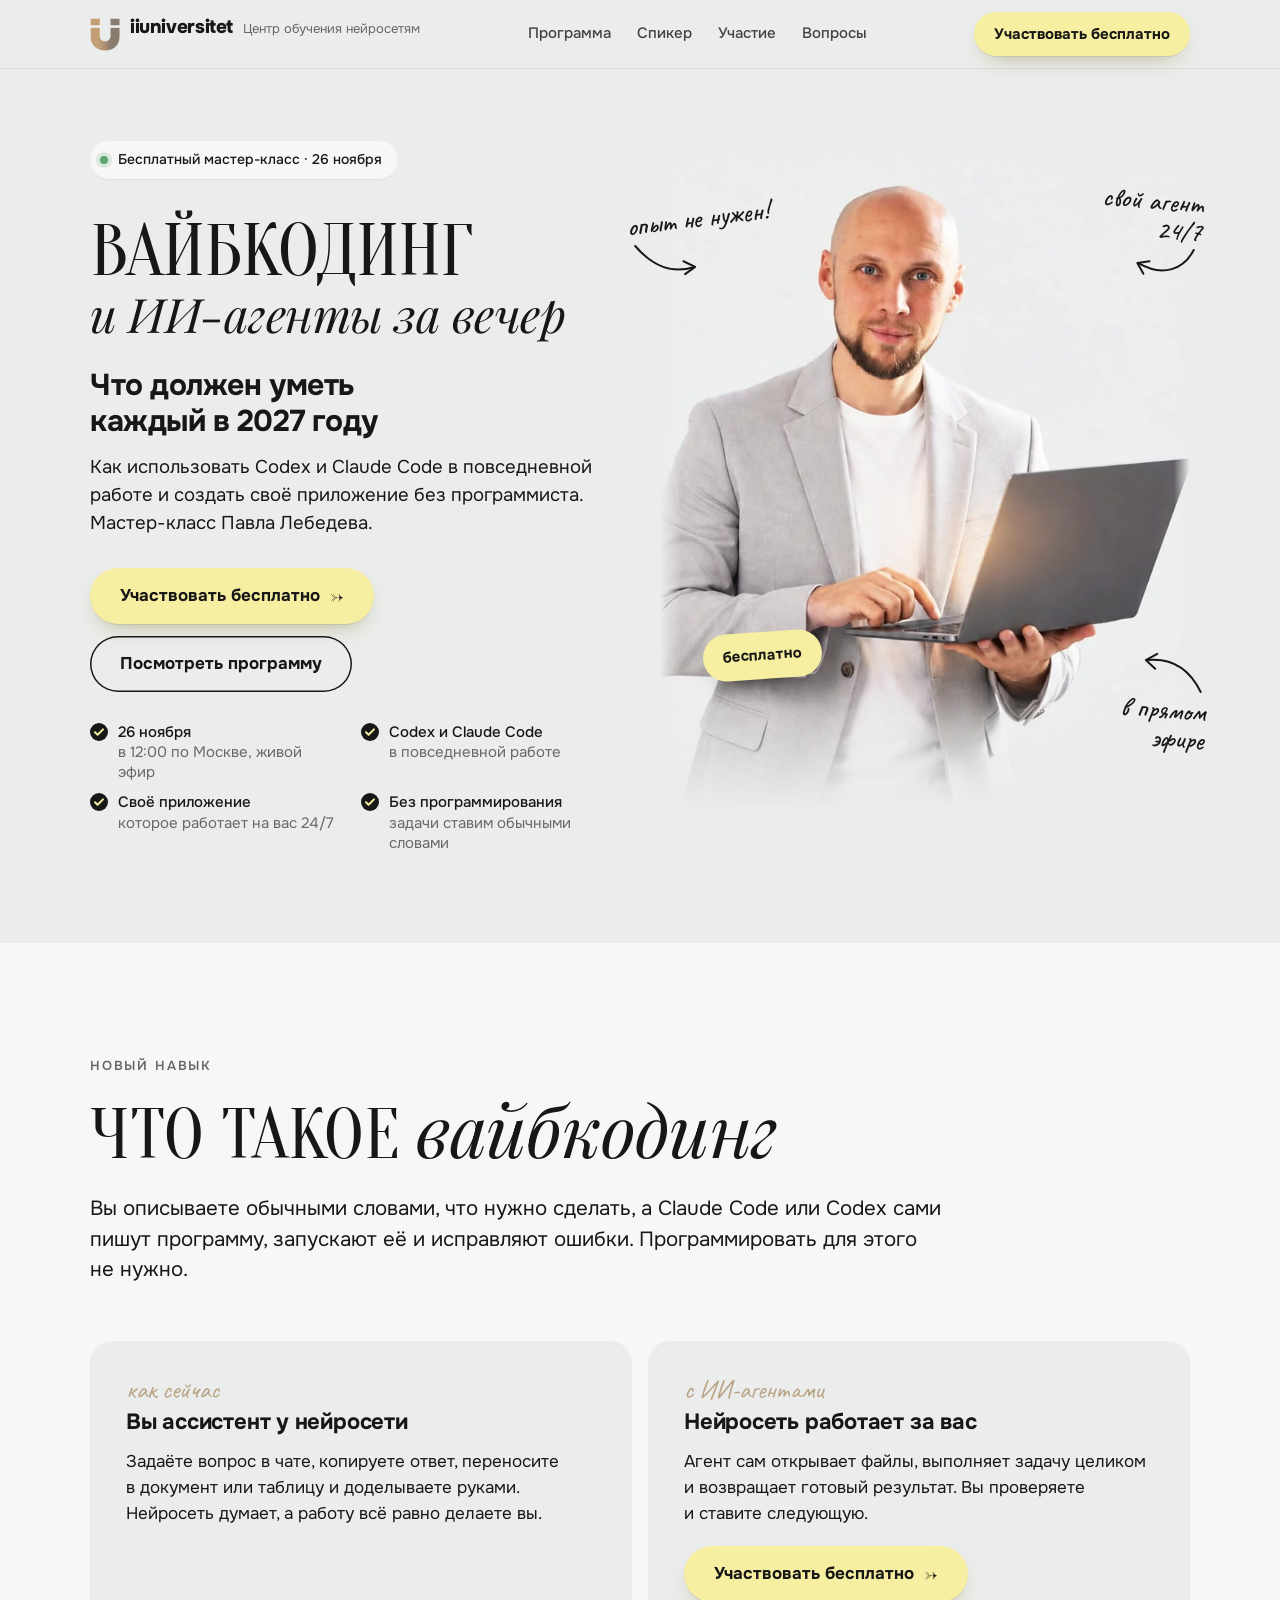
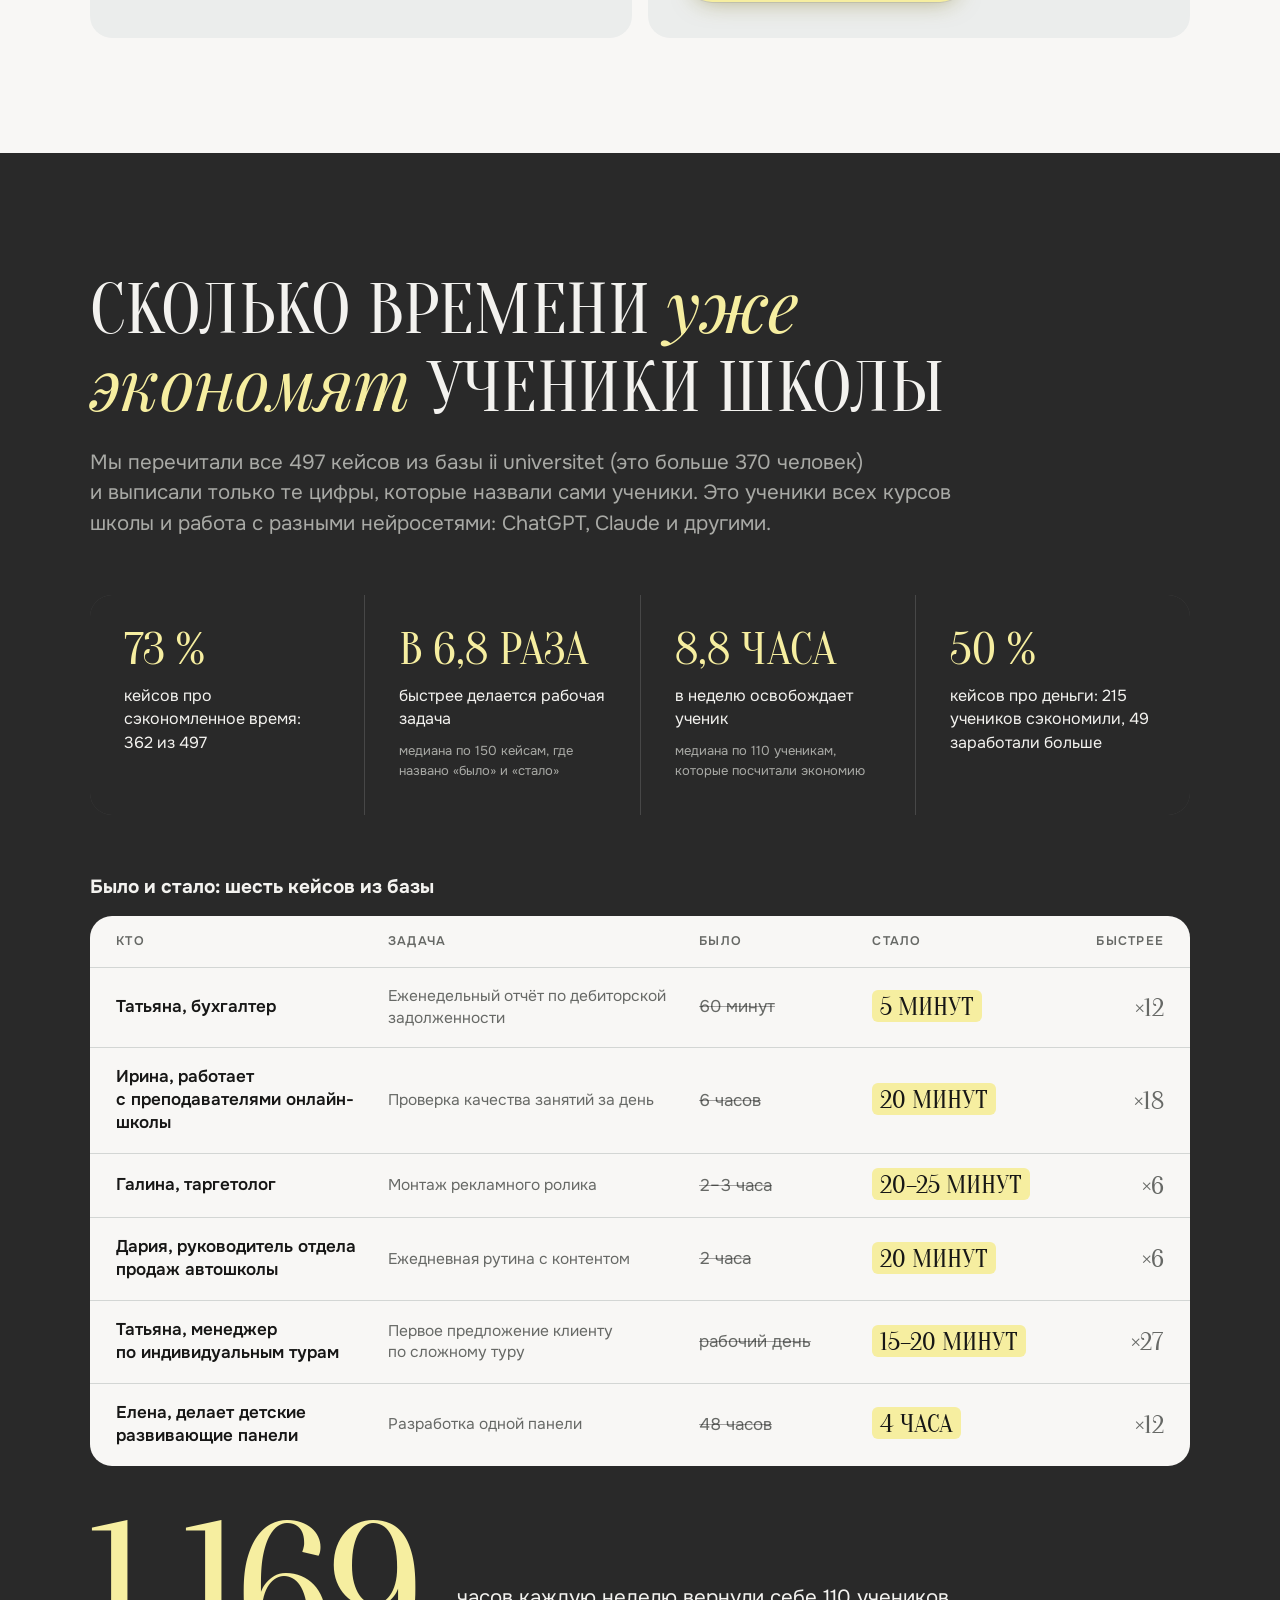
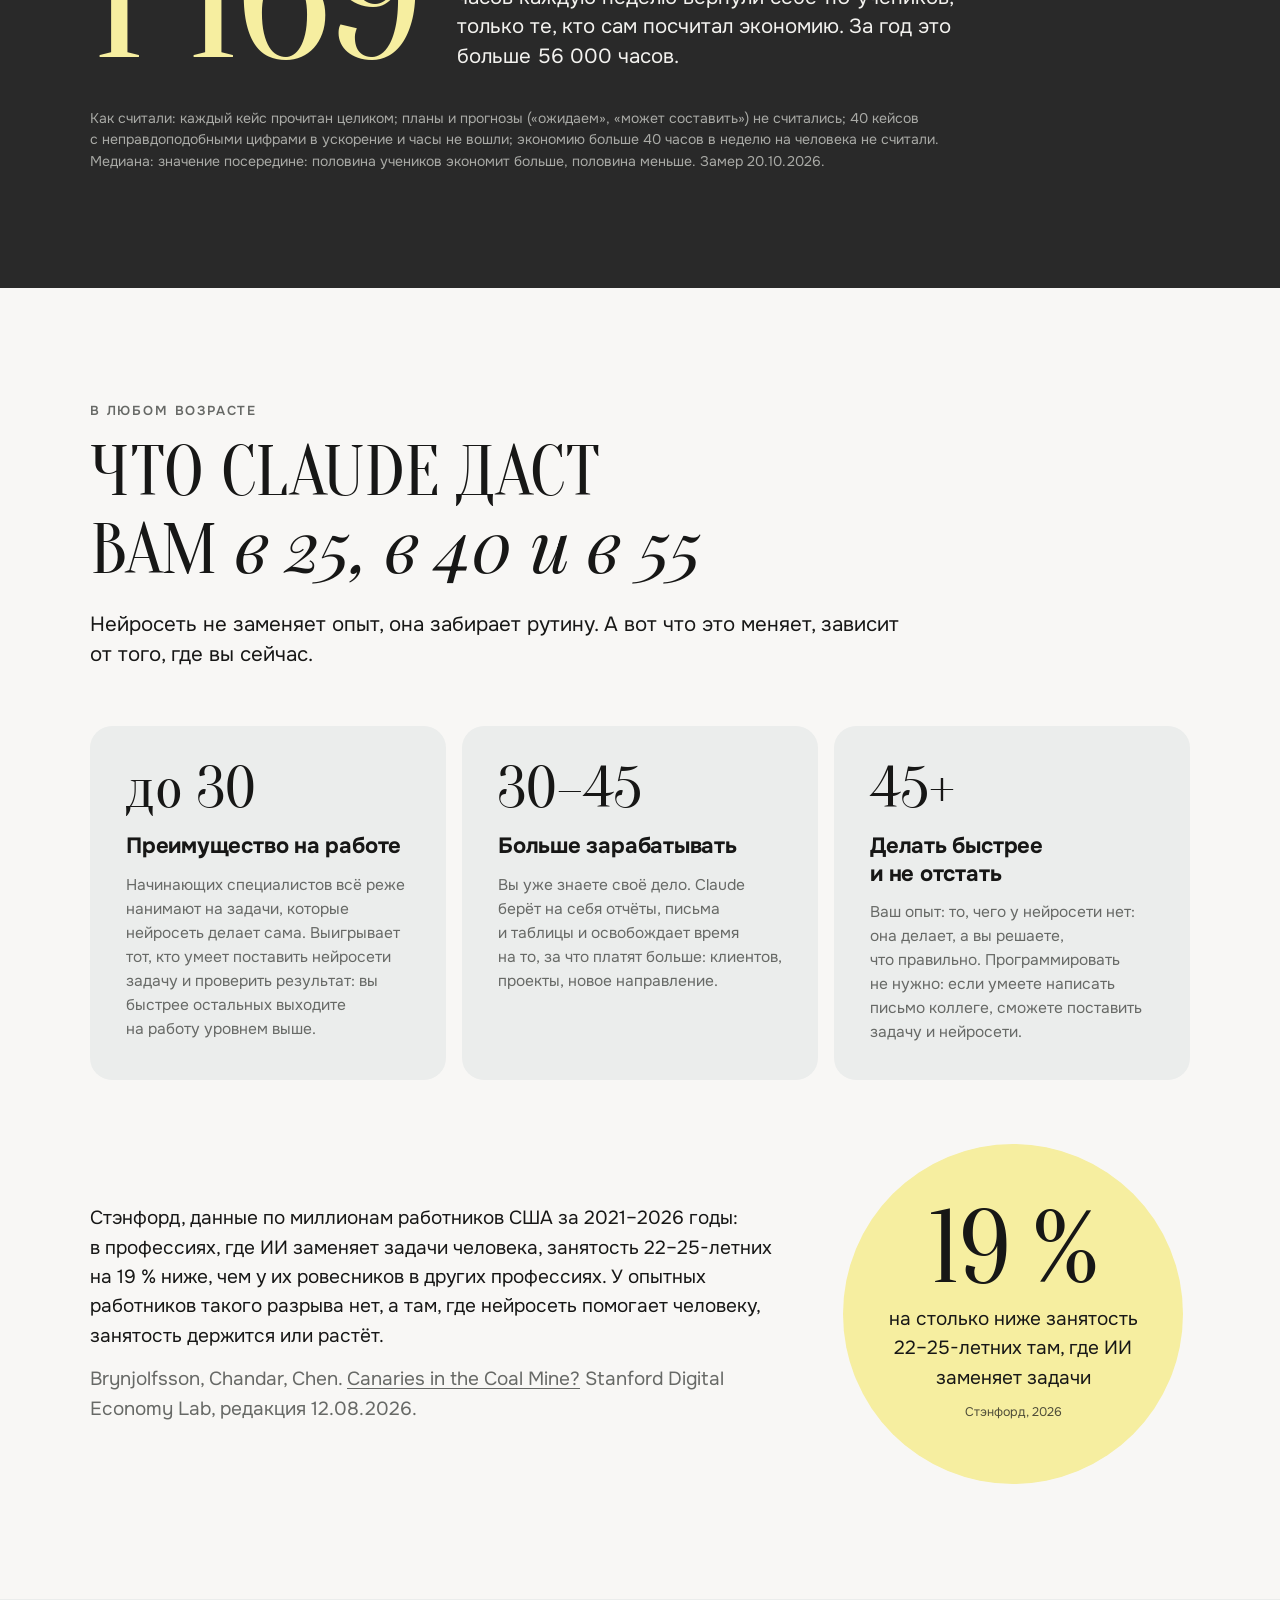
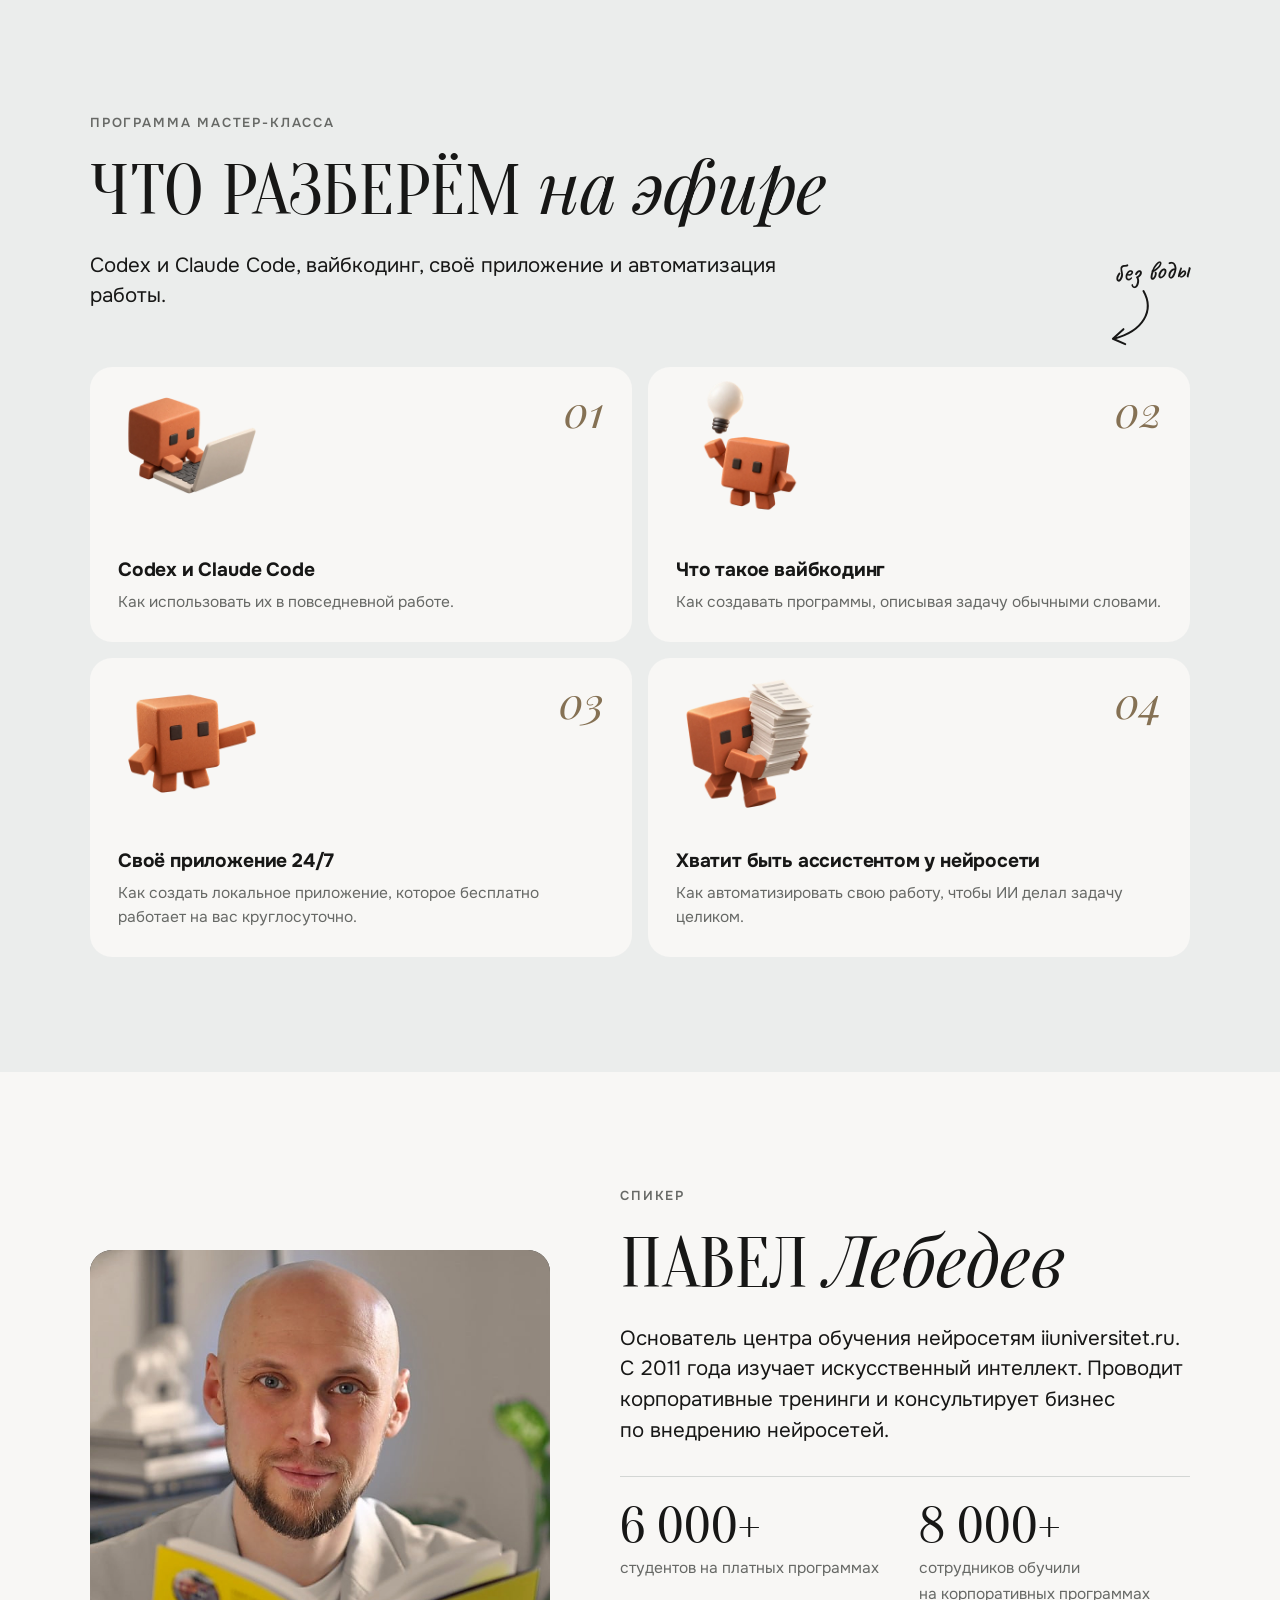
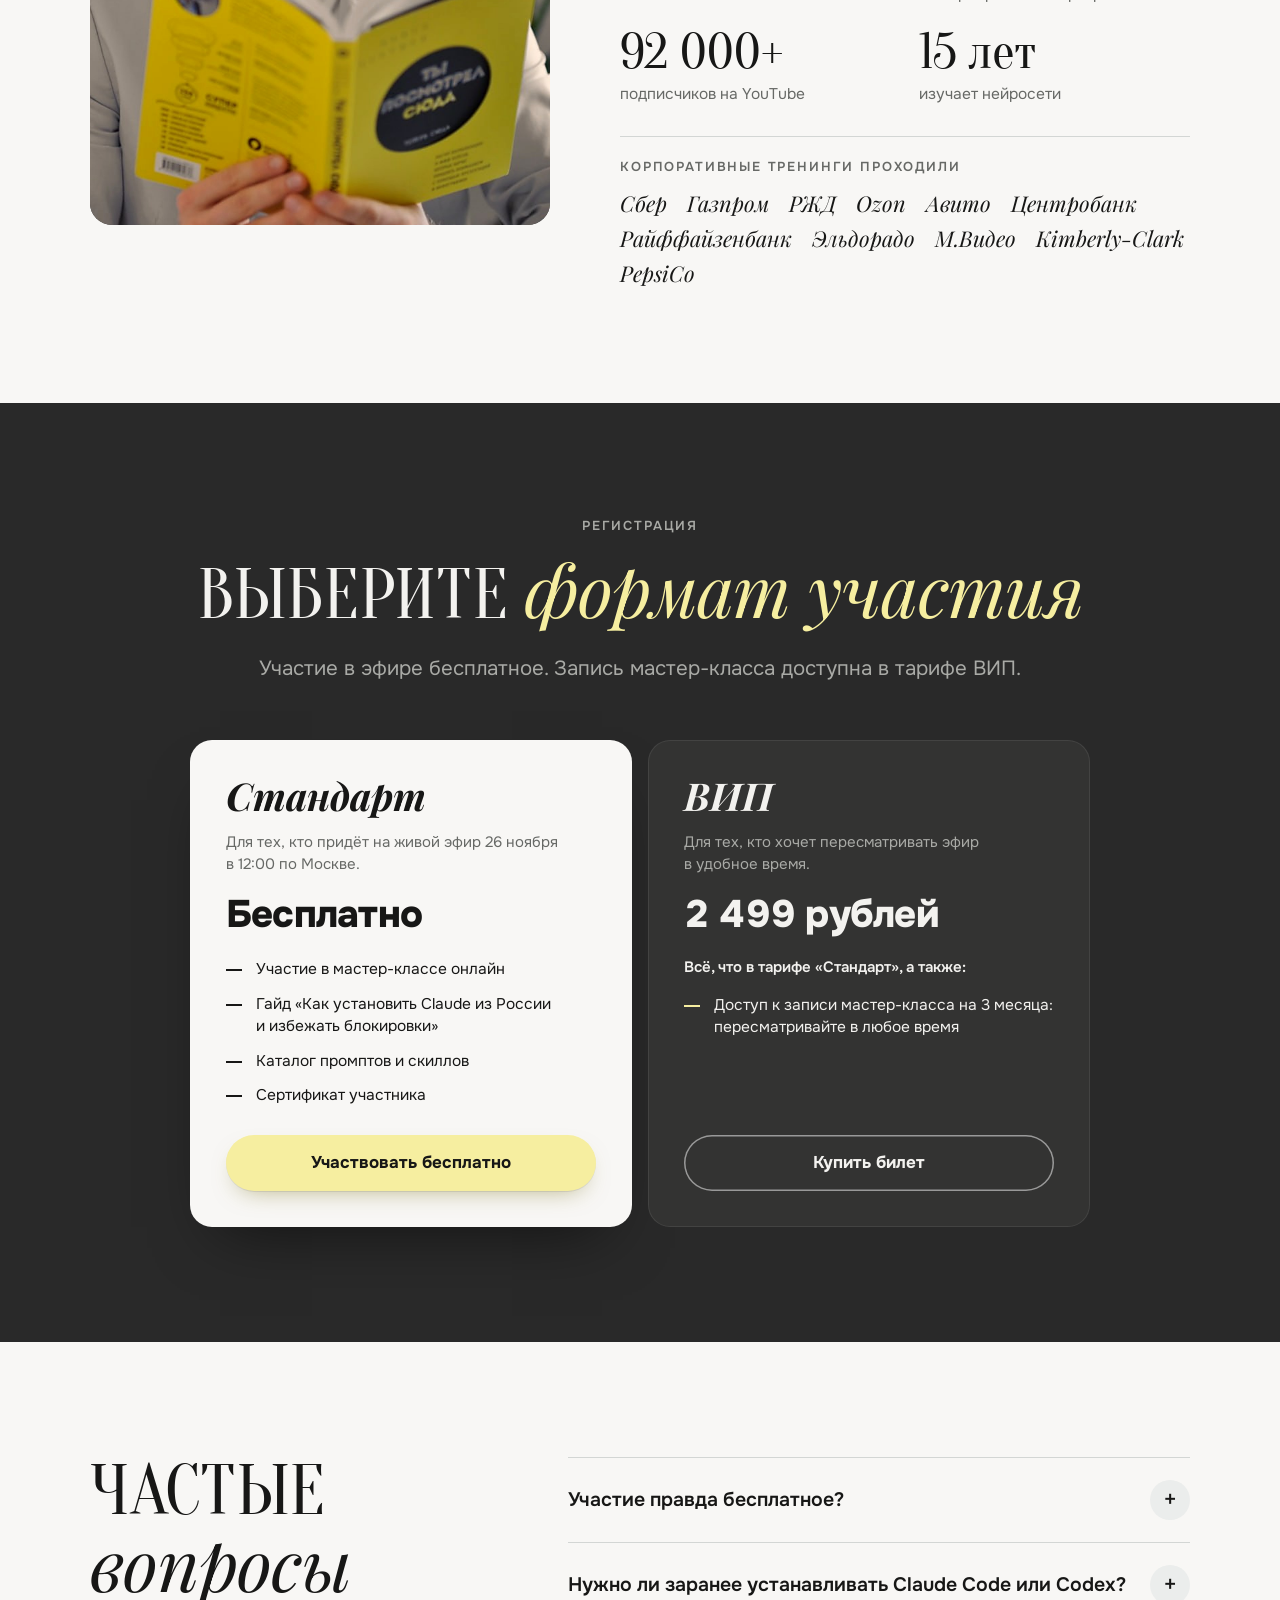
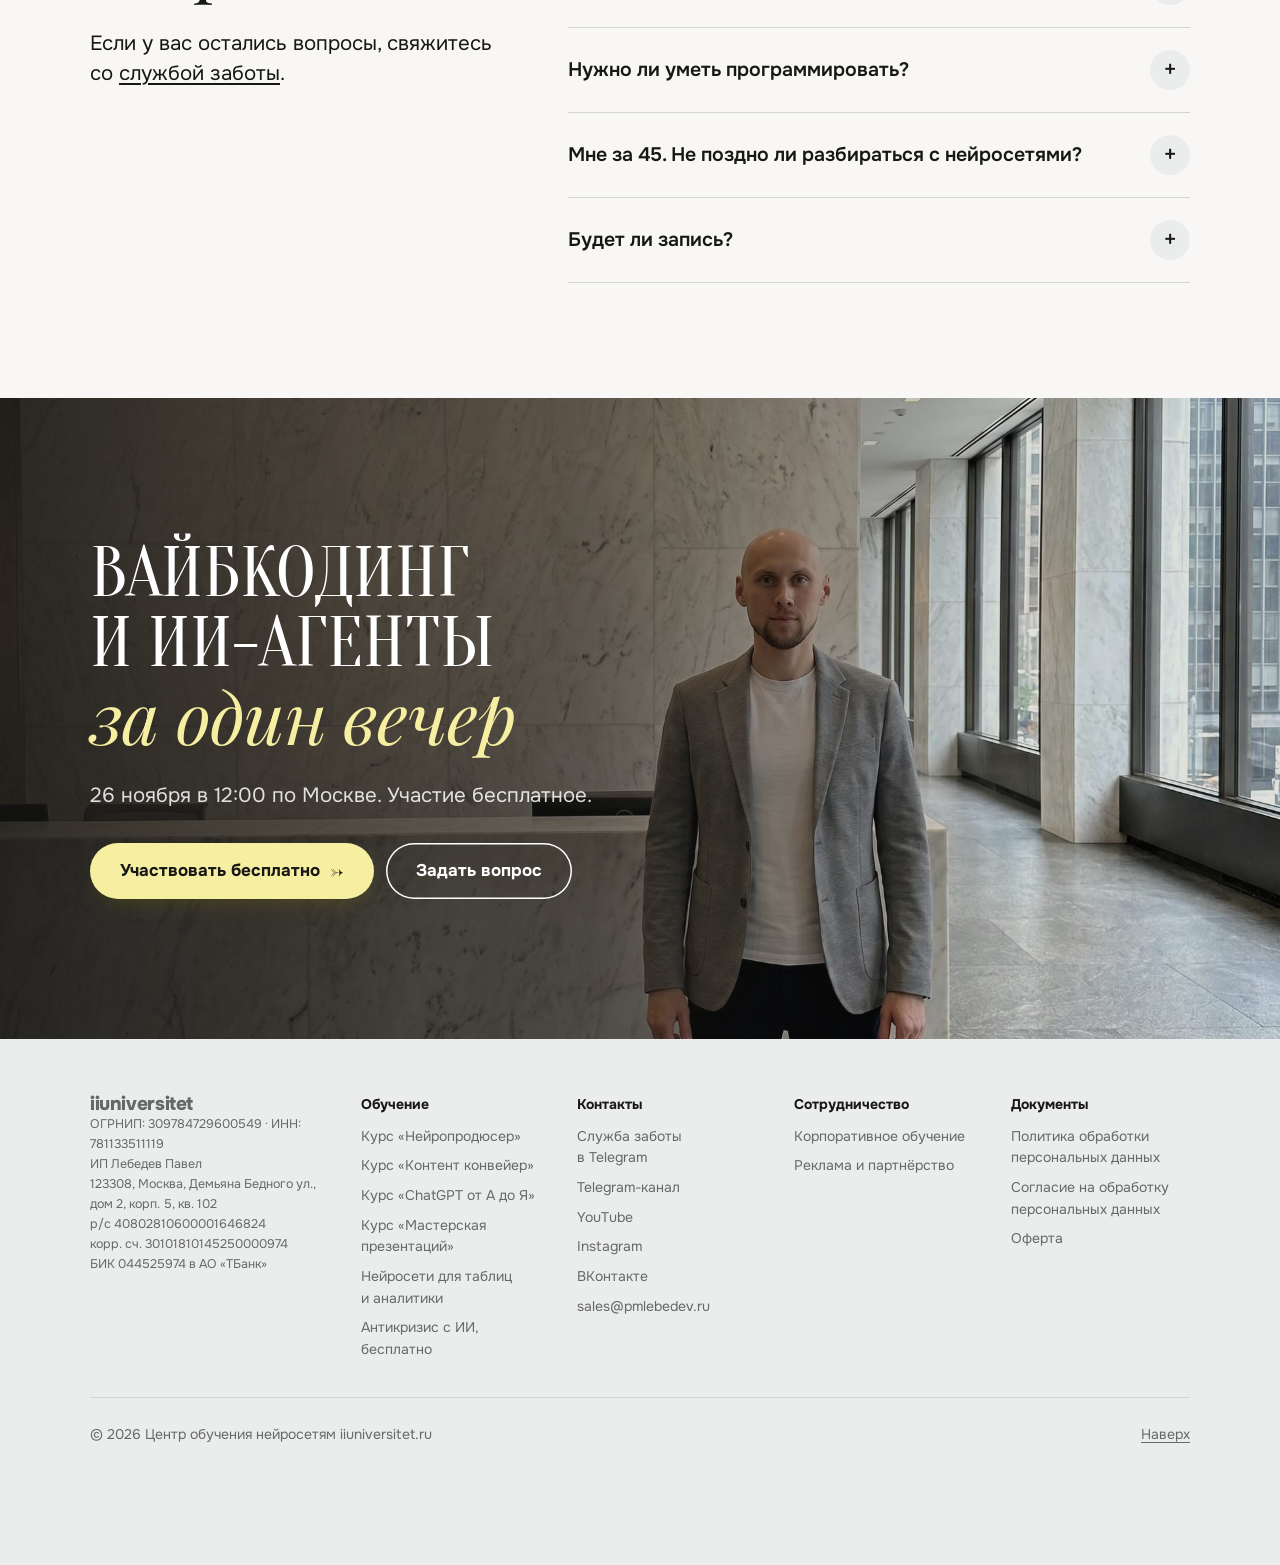
<file: mk-vibe/index.html>
<!doctype html>
<html lang="ru"><head>
<meta charset="utf-8">
<meta name="viewport" content="width=device-width,initial-scale=1,viewport-fit=cover">
<title>Мастер-класс «Вайбкодинг и ИИ-агенты за вечер» | iiuniversitet.ru</title>
<meta name="description" content="26 ноября в 12:00 по Москве. Бесплатный мастер-класс Павла Лебедева: Codex и Claude Code в работе, вайбкодинг, своё приложение 24/7 без программиста.">
<meta property="og:title" content="Мастер-класс «Вайбкодинг и ИИ-агенты за вечер»">
<meta property="og:description" content="26 ноября в 12:00 по Москве. Что должен уметь каждый в 2027 году.">
<link rel="icon" type="image/png" href="img/logo.png">
<link rel="preconnect" href="https://fonts.googleapis.com">
<link rel="preconnect" href="https://fonts.gstatic.com" crossorigin="">
<link rel="stylesheet" href="https://fonts.googleapis.com/css2?family=Oranienbaum&amp;family=Playfair+Display:ital,wght@1,400;1,500&amp;family=Onest:wght@400;500;600;700;800&amp;family=Caveat:wght@500;600&amp;display=swap">
<style>
/* Страница курса «Claude на максималках», вариант 2 — на дизайн-системе «Журнал» (21.10.2026).
   Тексты — те же, что на /kurs/claude/ (версия 3 от 20.10.2026). Стиль — образец Павла: журнальная лента.
   Видео первого экрана переехало в окошко слева внизу (как на raytsystem.ru/launch). */
/* Дизайн-система «Журнал» — токены.
   Журнальная лента: холодный светло-серый фон, белые и угольные плитки слоями,
   узкая антиква капсом в заголовках, курсивное слово-акцент, рукописные пометки со стрелками.
   Лимонный — только то, на что нажимают, и маркер под главной мыслью.
   Источник стиля — образец Павла (артефакт 6BL7gx5L119tGdFtoHvU8s), 21.10.2026. */
:root{
  /* цвет: фоны слоями */
  --paper:#EBEDEC;        /* фон страницы, холодный светло-серый */
  --white:#F8F7F5;        /* белые плитки и секции */
  --char:#292929;         /* угольные секции */
  --char-2:#333332;       /* плитки на угольной секции (тарифы) */
  --sheet:#FBFBF9;        /* лист письма, постер */

  /* цвет: текст и линии */
  --ink:#171716;          /* основной текст */
  --mute:#676966;         /* второстепенный текст на светлом, 4.7:1 на --paper */
  --line:#D3D6D4;         /* тонкие линии и обводки */
  --on-char:#F3F2EF;      /* текст на угольном */
  --on-char-mute:#A9AAA6; /* второстепенный текст на угольном, 6.2:1 */
  --line-on-char:rgba(255,255,255,.14);

  /* цвет: акценты */
  --lemon:#F6EEA0;        /* кнопки, маркер, цифры на угольном */
  --lemon-2:#EFE37C;      /* наведение на лимонное */
  --beige:#B9A385;        /* точки, пунктир, рукописные пометки крупно — цвет пиджака */
  --beige-ink:#857154;    /* номера уроков и мелкие акценты текстом на светлом: 4.0:1, только от 19px */
  --ok:#5BA36B;           /* точка «идёт набор» в бейдже */

  /* шрифты */
  --f-display:"Oranienbaum","Playfair Display",Georgia,serif;   /* заголовки капсом */
  --f-accent:"Playfair Display",Georgia,serif;                  /* курсивное слово-акцент, номера */
  --f-body:"Onest","Segoe UI",Arial,sans-serif;                 /* текст, кнопки, цифры цен */
  --f-hand:"Caveat","Segoe Print",cursive;                      /* рукописные пометки */
  --fonts-url:"https://fonts.googleapis.com/css2?family=Oranienbaum&family=Playfair+Display:ital,wght@1,400;1,500&family=Onest:wght@400;500;600;700;800&family=Caveat:wght@500;600&display=swap";

  /* шкала текста */
  --fs-disp:clamp(66px,10.4vw,140px);   /* название курса на первом экране */
  --fs-h2:clamp(38px,5.6vw,72px);       /* заголовок секции */
  --fs-h2-s:clamp(34px,4.4vw,56px);     /* заголовок в две колонки */
  --fs-h1:clamp(23px,2.35vw,31px);      /* подзаголовок первого экрана, Onest 700 */
  --fs-lead:clamp(18px,1.6vw,21px);
  --fs-body:17px;
  --fs-card:15.5px;                     /* текст в карточках */
  --fs-small:14px;
  --fs-eyebrow:13px;                    /* надзаголовок капсом, разрядка .14em */

  /* сетка и отступы */
  --wrap:1180px;
  --gut:clamp(16px,4vw,40px);
  --sec:clamp(64px,9vw,120px);          /* отступ секции сверху и снизу */
  --gap:16px;                           /* между плитками */
  --gap-col:clamp(28px,5vw,72px);       /* между колонками */

  /* скругления */
  --r:22px;                             /* плитки, окна, фото */
  --r-s:14px;                           /* вложенные блоки */
  --r-paper:4px;                        /* лист и постер — почти прямые */
  --r-pill:999px;                       /* кнопки, бейджи, поля */

  /* тени */
  --sh-btn:0 1px 0 rgba(0,0,0,.08),0 10px 24px -12px rgba(120,110,20,.55);
  --sh-win:0 30px 60px -36px rgba(0,0,0,.35),0 0 0 1px rgba(0,0,0,.05);
  --sh-paper:0 30px 50px -34px rgba(0,0,0,.45);
  --sh-pop:0 24px 48px -18px rgba(0,0,0,.45);

  /* высоты */
  --h-btn:56px;
  --h-btn-s:44px;
  --h-top:68px;
  color-scheme:light;
}
/* Дизайн-система «Журнал» — компоненты. Подключать после tokens.css.
   Каждый блок — самостоятельный компонент; страница добавляет только раскладку своих секций. */

/* ---------- основа ---------- */
*,*::before,*::after{box-sizing:border-box}
html{scroll-behavior:smooth;scroll-padding-top:calc(var(--h-top) + 12px);-webkit-text-size-adjust:100%}
@media (prefers-reduced-motion:reduce){html{scroll-behavior:auto}*{animation:none!important;transition:none!important}}
body{margin:0;background:var(--paper);color:var(--ink);font:400 var(--fs-body)/1.55 var(--f-body);-webkit-font-smoothing:antialiased;overflow-x:hidden}
img{max-width:100%;display:block}
a{color:inherit}
:focus-visible{outline:3px solid var(--ink);outline-offset:3px;border-radius:6px}
.bg-char :focus-visible{outline-color:var(--lemon)}
h1,h2,h3,p,figure,blockquote{margin:0}

/* ---------- сетка и фоны секций ---------- */
.wrap{max-width:var(--wrap);margin:0 auto;padding-inline:max(var(--gut),env(safe-area-inset-left,0px)) max(var(--gut),env(safe-area-inset-right,0px))}
.sec{padding-block:var(--sec)}
.bg-white{background:var(--white)}
.bg-char{background:var(--char);color:var(--on-char)}
.bg-char .mute{color:var(--on-char-mute)}
.cols{display:grid;grid-template-columns:.9fr 1.1fr;gap:var(--gap-col);align-items:center}
.cols>*{min-width:0}
.cols--top{align-items:start}
@media (max-width:860px){.cols{grid-template-columns:1fr}}
.grid-2,.grid-3,.grid-4{display:grid;gap:var(--gap)}
.grid-2{grid-template-columns:repeat(2,minmax(0,1fr))}
.grid-3{grid-template-columns:repeat(3,minmax(0,1fr))}
.grid-4{grid-template-columns:repeat(4,minmax(0,1fr))}
@media (max-width:1000px){.grid-4{grid-template-columns:repeat(2,minmax(0,1fr))}}
@media (max-width:900px){.grid-3{grid-template-columns:repeat(2,minmax(0,1fr))}}
@media (max-width:760px){.grid-2{grid-template-columns:1fr}}
@media (max-width:560px){.grid-3,.grid-4{grid-template-columns:1fr}}

/* ---------- типографика ---------- */
.eyebrow{font:600 var(--fs-eyebrow)/1.3 var(--f-body);letter-spacing:.14em;text-transform:uppercase;color:var(--mute);margin:0 0 18px}
.bg-char .eyebrow{color:var(--on-char-mute)}
.h2{font-family:var(--f-display);font-weight:400;text-transform:uppercase;font-size:var(--fs-h2);line-height:.98;letter-spacing:-.005em;margin:0 0 22px;text-wrap:balance}
.h2--s{font-size:var(--fs-h2-s)}
.h2 em,.disp em{font-family:var(--f-accent);font-style:italic;font-weight:400;text-transform:none;letter-spacing:-.01em}
.bg-char .h2 em{color:var(--lemon)}
.lead{font-size:var(--fs-lead);line-height:1.5;max-width:62ch}
.mute{color:var(--mute)}
.hand{font-family:var(--f-hand);font-weight:500;line-height:1.05}
.mark{background:linear-gradient(transparent 52%,var(--lemon) 52%,var(--lemon) 92%,transparent 92%);padding:0 .1em}
.head{margin-bottom:clamp(36px,5vw,56px)}
.head .lead{margin-top:6px}
.note{font-size:var(--fs-small);color:var(--mute)}
.bg-char .note{color:var(--on-char-mute)}
.note a,.lead a{text-underline-offset:3px}
.nowrap{white-space:nowrap}

/* ---------- кнопки ---------- */
.btn{display:inline-flex;align-items:center;justify-content:center;gap:10px;min-height:var(--h-btn);padding:0 30px;border-radius:var(--r-pill);font:700 17px/1 var(--f-body);text-decoration:none;border:0;cursor:pointer;transition:transform .15s ease,background .15s ease,box-shadow .15s ease;white-space:nowrap;color:inherit;background:none}
.btn-lemon{background:var(--lemon);color:var(--ink);box-shadow:var(--sh-btn)}
.btn-lemon:hover{background:var(--lemon-2);transform:translateY(-1px)}
.btn-ghost{background:transparent;color:inherit;box-shadow:inset 0 0 0 1.5px currentColor}
.btn-ghost:hover{background:rgba(0,0,0,.05)}
.bg-char .btn-ghost:hover{background:rgba(255,255,255,.08)}
.btn-dark{background:var(--ink);color:var(--white)}
.btn-dark:hover{background:#000}
.btn-sm{min-height:var(--h-btn-s);padding:0 20px;font-size:15px}
.btn-full{width:100%}
.btn .arr{font-family:var(--f-accent);font-style:italic;font-size:20px;margin-top:-2px}
.ctas{display:flex;flex-wrap:wrap;gap:12px;align-items:center}
@media (max-width:520px){.ctas--stack .btn{width:100%}}

/* ---------- бейдж, чипы, отметки ---------- */
.badge{display:inline-flex;align-items:center;gap:10px;background:var(--white);border-radius:var(--r-pill);padding:8px 16px 8px 10px;font-size:14px;font-weight:500;box-shadow:0 1px 0 rgba(0,0,0,.04)}
.badge i{width:8px;height:8px;border-radius:50%;background:var(--ok);box-shadow:0 0 0 4px rgba(91,163,107,.18)}
.chip{display:inline-block;font:700 11.5px/1 var(--f-body);letter-spacing:.06em;text-transform:uppercase;padding:6px 9px;border-radius:var(--r-pill);white-space:nowrap;background:var(--paper);color:var(--ink)}
.chip--lemon{background:var(--lemon)}
.chip--ink{background:var(--ink);color:var(--white)}
.tags{display:flex;flex-wrap:wrap;gap:6px 8px;margin:0;padding:0;list-style:none}
.tags li{padding:6px 12px;border-radius:var(--r-pill);box-shadow:inset 0 0 0 1.5px var(--line);font-size:14px;line-height:1.2;white-space:nowrap}
.checks{display:grid;gap:10px 22px;margin:0;padding:0;list-style:none}
.checks li{display:flex;gap:10px;align-items:flex-start;font-size:15px;line-height:1.35;font-weight:500}
.checks li::before{content:"";flex:none;width:18px;height:18px;margin-top:1px;border-radius:50%;background:var(--ink) url("data:image/svg+xml,%3Csvg xmlns='http://www.w3.org/2000/svg' viewBox='0 0 18 18'%3E%3Cpath d='M5 9.3l2.6 2.5L13 6.4' fill='none' stroke='%23F6EEA0' stroke-width='2' stroke-linecap='round' stroke-linejoin='round'/%3E%3C/svg%3E") center/18px no-repeat}
.dashes{list-style:none;padding:0;margin:0;display:grid;gap:12px}
.dashes li{display:grid;grid-template-columns:20px 1fr;gap:10px;font-size:var(--fs-card);line-height:1.45}
.dashes li::before{content:"";width:16px;height:2px;background:var(--ink);margin-top:11px}
.bg-char .dashes li::before{background:var(--lemon)}

/* ---------- шапка ---------- */
.top{position:sticky;top:env(safe-area-inset-top,0px);z-index:40;background:rgba(235,237,236,.86);backdrop-filter:blur(12px);-webkit-backdrop-filter:blur(12px);border-bottom:1px solid rgba(0,0,0,.06)}
.top .wrap{display:flex;align-items:center;justify-content:space-between;gap:16px;min-height:var(--h-top)}
.logo{display:flex;align-items:baseline;gap:10px;text-decoration:none;min-width:0}
.logo b{font:800 19px/1 var(--f-body);letter-spacing:-.02em}
.logo span{font-size:13px;color:var(--mute);white-space:nowrap}
.nav{display:flex;gap:26px;font-size:15px;font-weight:500}
.nav a{text-decoration:none;opacity:.8}
.nav a:hover{opacity:1;text-decoration:underline;text-underline-offset:4px}
.top .btn{min-height:var(--h-btn-s);padding:0 20px;font-size:15px}
@media (max-width:900px){.nav{display:none}.logo span{display:none}}
@media (max-width:420px){.top .btn{padding:0 16px;font-size:14px}}

/* ---------- заглавие: название крупной антиквой, курсивная строка под ним ---------- */
.disp{font-family:var(--f-display);text-transform:uppercase;font-weight:400;font-size:var(--fs-disp);line-height:.86;letter-spacing:-.01em}
.disp em{display:block;font-size:.5em;line-height:1.05;margin-top:.06em;white-space:nowrap}
@media (max-width:520px){.disp{font-size:clamp(60px,19vw,86px)}}

/* ---------- рукописная пометка со стрелкой ---------- */
.sticker{position:absolute;z-index:3}
.sticker .hand{font-size:clamp(22px,2.1vw,27px);display:block}
.sticker svg{display:block;overflow:visible;color:var(--ink)}
.price-tag{position:absolute;z-index:4;background:var(--lemon);border-radius:var(--r-pill);padding:12px 20px;font-weight:700;font-size:15px;transform:rotate(-4deg);box-shadow:0 12px 26px -14px rgba(0,0,0,.4);white-space:nowrap}

/* ---------- телефон ---------- */
.phone{position:relative;margin:0 auto;width:min(54%,290px);aspect-ratio:9/18.6;border-radius:46px;background:#111;padding:9px;box-shadow:0 40px 60px -30px rgba(0,0,0,.45),0 0 0 1px rgba(0,0,0,.2);transform:rotate(2.5deg)}
.phone .scr{position:relative;width:100%;height:100%;border-radius:38px;overflow:hidden;background:var(--white)}
.phone .isl{position:absolute;top:12px;left:50%;transform:translateX(-50%);width:84px;height:24px;border-radius:20px;background:#0c0c0c;z-index:2}
.phone .rec{position:absolute;left:14px;bottom:16px;right:14px;z-index:2;display:flex;align-items:center;gap:8px;background:rgba(248,247,245,.94);border-radius:16px;padding:10px 12px;font-size:12.5px;line-height:1.25;font-weight:600;box-shadow:0 6px 18px -10px rgba(0,0,0,.4)}
.phone .rec b{display:block;font-weight:500;color:var(--mute);font-size:11.5px}
.phone .rec i{flex:none;width:30px;height:30px;border-radius:50%;background:var(--lemon);display:grid;place-items:center;font-style:normal;font-size:12px}

/* ---------- окно чата ---------- */
.win{background:var(--white);color:var(--ink);border-radius:var(--r);box-shadow:var(--sh-win);overflow:hidden;min-width:0}
.win-bar{display:flex;align-items:center;gap:7px;padding:14px 18px;border-bottom:1px solid var(--line);font-size:13px;color:var(--mute);font-weight:500}
.win-bar i{width:11px;height:11px;border-radius:50%;background:#D7D9D7}
.win-bar span{margin-left:10px}
.win-body{padding:clamp(18px,2.6vw,30px);display:grid;gap:16px}
.win-foot{display:flex;align-items:center;justify-content:space-between;gap:12px;flex-wrap:wrap;padding:14px clamp(18px,2.6vw,30px);border-top:1px solid var(--line);background:var(--paper)}
.msg{max-width:88%;border-radius:20px;padding:14px 18px;font-size:16px;line-height:1.5}
.msg small{display:block;font-size:12px;font-weight:600;letter-spacing:.08em;text-transform:uppercase;margin-bottom:6px;opacity:.6}
.msg.me{justify-self:end;background:var(--char);color:var(--on-char);border-bottom-right-radius:6px}
.msg.ai{background:var(--paper);border-bottom-left-radius:6px}
.ptext{margin:0;font:400 15.5px/1.55 var(--f-body);background:var(--paper);border-radius:var(--r-s);padding:16px 18px;white-space:pre-wrap;max-height:320px;overflow:auto}
.copied{font-size:var(--fs-small);color:var(--mute)}

/* ---------- плитки ---------- */
.card{background:var(--white);border-radius:var(--r);padding:clamp(24px,3vw,36px);min-width:0}
.bg-white .card{background:var(--paper)}
.card h3{font:700 22px/1.25 var(--f-body);letter-spacing:-.01em;margin:0 0 12px}
.card p{margin:0}
.card p+p{margin-top:10px}
.card .tagline{font-family:var(--f-hand);font-size:26px;color:var(--beige);margin:0 0 6px;display:block;line-height:1}
.outline{display:flex;gap:18px;align-items:flex-start;padding:22px clamp(22px,3vw,36px);border-radius:var(--r);box-shadow:inset 0 0 0 1.5px var(--line)}
.bg-char .outline{box-shadow:inset 0 0 0 1px rgba(255,255,255,.16)}
.outline>b{flex:none;font:700 15px/1.5 var(--f-body)}
.outline p{margin:0}
@media (max-width:600px){.outline{flex-direction:column;gap:6px}}

/* ---------- реплика-плитка (уголок как у сообщения) ---------- */
.bubble{position:relative;background:var(--paper);border-radius:22px 22px 22px 6px;padding:22px 24px;min-width:0}
.bg-white .bubble{background:var(--paper)}
.bubbles>.bubble:nth-child(3n+2){transform:translateY(14px)}
@media (max-width:900px){.bubbles>.bubble:nth-child(3n+2){transform:none}}

/* ---------- цифры на угольном ---------- */
.stats{display:grid;grid-template-columns:repeat(var(--n,3),minmax(0,1fr));gap:1px;background:var(--line-on-char);border-radius:var(--r);overflow:hidden}
.stat{background:var(--char);padding:clamp(22px,3vw,34px);min-width:0}
.stat .num{font-family:var(--f-display);font-size:clamp(46px,5.4vw,76px);line-height:.9;color:var(--lemon);text-transform:uppercase;white-space:nowrap}
.stat p{margin:14px 0 0;font-size:16px;line-height:1.45}
.stat small{display:block;margin-top:10px;font-size:13px;color:var(--on-char-mute)}
@media (max-width:1000px){.stats{grid-template-columns:repeat(2,minmax(0,1fr))}}
@media (max-width:560px){.stats{grid-template-columns:1fr}}

/* ---------- постер: лист с перечнем, чуть повёрнут ---------- */
.poster{position:relative;background:var(--white);padding:clamp(26px,3.4vw,44px);border-radius:6px;box-shadow:var(--sh-paper);transform:rotate(-1.2deg);min-width:0}
.poster::before{content:"";position:absolute;inset:0;border-radius:6px;background:linear-gradient(115deg,rgba(255,255,255,0) 40%,rgba(0,0,0,.035) 41%,rgba(255,255,255,0) 60%);pointer-events:none}
.poster .ver{display:inline-block;font-weight:600;font-size:13px;letter-spacing:.1em;text-transform:uppercase;background:var(--lemon);padding:6px 12px;border-radius:var(--r-pill);margin-bottom:18px}
.poster ol,.poster ul{list-style:none;padding:0;margin:0;display:grid}
.poster li{display:grid;grid-template-columns:34px 1fr;gap:10px;padding:14px 0;border-top:1px solid var(--line);font-size:16.5px;line-height:1.45}
.poster li:first-child{border-top:0}
.poster li b{font:italic 500 19px/1.3 var(--f-accent);color:var(--beige-ink)}

/* ---------- результат-документ ---------- */
.out{background:var(--white);border-radius:var(--r);padding:26px;display:flex;flex-direction:column;gap:12px;min-width:0}
.bg-white .out{background:var(--paper)}
.out .ico{width:54px;height:66px;border-radius:6px;background:var(--paper);position:relative;box-shadow:inset 0 0 0 1.5px var(--line)}
.bg-white .out .ico{background:var(--white)}
.out .ico::before,.out .ico::after{content:"";position:absolute;left:10px;right:10px;height:3px;border-radius:2px;background:var(--line)}
.out .ico::before{top:16px;box-shadow:0 9px 0 var(--line),0 18px 0 var(--line)}
.out .ico::after{bottom:12px;right:22px;background:var(--lemon);height:8px}
.out h3{font:700 19px/1.3 var(--f-body);margin:6px 0 0}
.out p{margin:0;font-size:var(--fs-card);color:var(--mute)}

/* ---------- уроки: номер курсивом, линия сверху ---------- */
.prog{display:grid;grid-template-columns:repeat(2,minmax(0,1fr));gap:0 clamp(24px,4vw,56px)}
@media (max-width:820px){.prog{grid-template-columns:1fr}}
.lesson{display:grid;grid-template-columns:58px 1fr;gap:14px;padding:22px 0;border-top:1px solid var(--line);min-width:0}
.lesson .n{font:italic 400 34px/1 var(--f-accent);color:var(--beige-ink)}
.lesson h3{font:700 18.5px/1.3 var(--f-body);margin:2px 0 6px;display:flex;flex-wrap:wrap;gap:8px;align-items:center}
.lesson p{margin:0;font-size:var(--fs-card);color:var(--mute)}
.lesson--bonus .n{font-family:var(--f-display);font-style:normal}

/* ---------- шаги с номером в кружке ---------- */
.steps{list-style:none;padding:0;margin:0;display:grid;gap:14px;counter-reset:s}
.steps li{display:grid;grid-template-columns:40px 1fr;gap:14px;align-items:start;font-size:var(--fs-body);counter-increment:s}
.steps li::before{content:counter(s);width:40px;height:40px;border-radius:50%;box-shadow:inset 0 0 0 1.5px currentColor;display:grid;place-items:center;font:italic 500 18px/1 var(--f-accent)}
.steps b{display:block;font-weight:700}

/* ---------- остановки пути: плитки по времени ---------- */
.stop{position:relative;padding:26px 24px 28px;border-radius:var(--r);background:var(--paper);min-width:0}
.stop .when{font-family:var(--f-display);text-transform:uppercase;font-size:30px;line-height:1;margin-bottom:12px}
.stop p{margin:0;font-size:16px}
.stop--dark{background:var(--char);color:var(--on-char)}
.stop--dark .when{color:var(--lemon)}
.stop .dot{display:block;width:12px;height:12px;border-radius:50%;background:var(--beige);margin-bottom:16px}

/* ---------- таблица «было — стало» ---------- */
.big-num{font-family:var(--f-display);font-size:clamp(110px,15vw,200px);line-height:.78;letter-spacing:-.02em;font-variant-numeric:tabular-nums;white-space:nowrap}
.ctable{background:var(--white);color:var(--ink);border-radius:var(--r);overflow:hidden}
.crow{display:grid;grid-template-columns:1.25fr 1.6fr .75fr .85fr;gap:16px;padding:18px 26px;border-top:1px solid var(--line);align-items:center;min-width:0}
.crow:first-child{border-top:0;font-size:12.5px;font-weight:600;letter-spacing:.1em;text-transform:uppercase;color:var(--mute);padding-block:16px}
.crow .who{font-weight:600;line-height:1.35}
.crow .task{font-size:var(--fs-card);color:var(--mute);line-height:1.4}
.crow .was{color:var(--mute);text-decoration:line-through;text-decoration-color:rgba(0,0,0,.35);font-variant-numeric:tabular-nums}
.crow .now{font-family:var(--f-display);font-size:26px;line-height:1.05;text-transform:uppercase;font-variant-numeric:tabular-nums}
.crow .now span{background:var(--lemon);padding:2px 8px 0;border-radius:6px;-webkit-box-decoration-break:clone;box-decoration-break:clone}
@media (max-width:760px){
  .crow:first-child{display:none}
  .crow{grid-template-columns:1fr auto;grid-template-areas:"who who" "task task" "was now";gap:8px 14px;padding:20px}
  .crow .who{grid-area:who}.crow .task{grid-area:task}.crow .was{grid-area:was;align-self:center}.crow .now{grid-area:now;justify-self:end;text-align:right}
}

/* ---------- цитата ---------- */
.quiet{display:grid;grid-template-columns:auto 1fr;gap:22px;align-items:start;padding:26px clamp(22px,3vw,36px);border-radius:var(--r);box-shadow:inset 0 0 0 1.5px var(--line)}
.quiet .q{font:italic 400 72px/1 var(--f-accent);color:var(--beige);margin-top:-8px}
.quiet blockquote{margin:0 0 8px;font:italic 400 clamp(20px,2vw,24px)/1.4 var(--f-accent)}
.quiet p{margin:0;font-size:var(--fs-card)}
@media (max-width:560px){.quiet{grid-template-columns:1fr;gap:4px}}

/* ---------- лимонный круг с цифрой ---------- */
.ring{background:var(--lemon);border-radius:50%;aspect-ratio:1;max-width:340px;width:100%;margin:0 auto;display:grid;place-content:center;text-align:center;padding:40px;color:var(--ink)}
.ring .num{font-family:var(--f-display);font-size:clamp(70px,8vw,104px);line-height:.85}
.ring p{margin:12px auto 10px;font-size:var(--fs-card);line-height:1.4;max-width:22ch}
.ring small{font-size:12.5px;opacity:.75}

/* ---------- фото с рукописной подписью ---------- */
.photo{position:relative;border-radius:var(--r);overflow:hidden;background:#3a3a3a;min-width:0}
.photo img{width:100%;height:100%;object-fit:cover}
.photo .ph-note{position:absolute;left:18px;bottom:16px;right:18px;color:#fff;font-family:var(--f-hand);font-size:clamp(24px,2.4vw,30px);line-height:1.1;text-shadow:0 2px 14px rgba(0,0,0,.45)}

/* ---------- калькулятор ---------- */
.field label{display:block;font-weight:600;font-size:16px;margin-bottom:10px}
.field+.field{margin-top:28px}
.field .row{display:flex;align-items:center;gap:16px}
.field input[type=range]{flex:1;min-width:0;accent-color:var(--ink);height:28px}
.field output{flex:none;min-width:96px;text-align:right;font-family:var(--f-display);font-size:38px;line-height:1;font-variant-numeric:tabular-nums}
.field small{display:block;margin-top:8px;font-size:var(--fs-small);color:var(--mute)}
.res{background:var(--char);color:var(--on-char);border-radius:var(--r);padding:clamp(24px,3vw,36px);display:grid;gap:18px;min-width:0;align-content:start}
.res .line{display:flex;justify-content:space-between;align-items:baseline;gap:14px;border-bottom:1px solid var(--line-on-char);padding-bottom:14px}
.res .line span{color:var(--on-char-mute);font-size:var(--fs-card)}
.res .line b{font-family:var(--f-display);font-weight:400;font-size:clamp(30px,3.4vw,42px);line-height:1;color:var(--lemon);white-space:nowrap;font-variant-numeric:tabular-nums}
.res p{margin:0;color:var(--on-char-mute);font-size:var(--fs-card);line-height:1.5}
.res p b{color:var(--on-char)}

/* ---------- тарифы ---------- */
.plans{display:grid;grid-template-columns:repeat(3,minmax(0,1fr));gap:var(--gap);align-items:stretch}
@media (max-width:980px){.plans{grid-template-columns:1fr;max-width:520px;margin:0 auto}}
.plan{position:relative;background:var(--char-2);color:var(--on-char);border-radius:var(--r);padding:clamp(26px,3vw,36px);display:flex;flex-direction:column;min-width:0;box-shadow:inset 0 0 0 1px rgba(255,255,255,.08)}
.plan--hit{background:var(--white);color:var(--ink);box-shadow:0 30px 60px -30px rgba(0,0,0,.6)}
.plan .pname{font-family:var(--f-display);text-transform:uppercase;font-size:clamp(32px,3vw,40px);line-height:1;margin:0 0 14px}
.plan .pname em{font-family:var(--f-accent);text-transform:none}
.plan .pfor{font-size:15px;line-height:1.45;color:var(--on-char-mute);margin:0 0 20px}
.plan--hit .pfor{color:var(--mute)}
.plan .price{font:800 clamp(32px,3vw,40px)/1 var(--f-body);letter-spacing:-.02em;font-variant-numeric:tabular-nums;display:flex;flex-wrap:wrap;align-items:baseline;gap:4px 12px}
.plan .price s{font-size:16px;font-weight:500;color:var(--on-char-mute);letter-spacing:0}
.plan--hit .price s{color:var(--mute)}
.plan .also{font-weight:600;font-size:15px;margin:22px 0 -10px}
.plan .dashes{margin:24px 0 28px;flex:1;align-content:start}
.plan--hit .dashes li::before{background:var(--ink)}
.plan .btn{width:100%}
.plan:not(.plan--hit) .btn{background:transparent;color:var(--on-char);box-shadow:inset 0 0 0 1.5px rgba(255,255,255,.5)}
.plan:not(.plan--hit) .btn:hover{background:rgba(255,255,255,.08)}
.plan .after{margin-top:10px;text-align:center;font-size:13.5px;color:var(--on-char-mute)}
.plan--hit .after{color:var(--mute)}
.plan .flag{position:absolute;top:-16px;right:24px;background:var(--lemon);color:var(--ink);border-radius:var(--r-pill);padding:9px 16px;font-weight:700;font-size:14px;transform:rotate(-4deg)}

/* ---------- лист письма ---------- */
.sheet{position:relative;background:var(--sheet) repeating-linear-gradient(0deg,transparent 0 27px,#E3E7EA 27px 28px);padding:clamp(26px,3.6vw,44px);padding-left:clamp(40px,5vw,64px);border-radius:var(--r-paper);box-shadow:var(--sh-paper);transform:rotate(1deg);font-size:16px;line-height:28px;min-width:0}
.sheet::before{content:"";position:absolute;top:0;bottom:0;left:clamp(24px,3.4vw,44px);width:1.5px;background:#EBC3BC}
.sheet p{margin:0 0 14px}
.sheet .subj{font-weight:700}
.sheet .blank{background:var(--lemon);padding:0 4px;border-radius:3px}

/* ---------- вопросы ---------- */
.faq{max-width:880px}
.faq details{border-top:1px solid var(--line)}
.faq details:last-child{border-bottom:1px solid var(--line)}
.faq summary{list-style:none;cursor:pointer;display:flex;justify-content:space-between;gap:20px;align-items:center;padding:22px 0;font:600 clamp(17px,1.6vw,19.5px)/1.35 var(--f-body)}
.faq summary::-webkit-details-marker{display:none}
.faq summary::after{content:"+";flex:none;width:40px;height:40px;border-radius:50%;background:var(--paper);display:grid;place-items:center;font:400 26px/1 var(--f-body);transition:transform .2s}
.bg-white .faq summary::after{background:var(--paper)}
.faq details[open] summary::after{transform:rotate(45deg);background:var(--lemon)}
.faq .ans{padding:0 56px 24px 0;max-width:72ch}
.faq .ans p{margin:0}
.faq .ans a{text-underline-offset:3px}
@media (max-width:560px){.faq .ans{padding-right:0}}

/* ---------- финал: фото во всю ширину ---------- */
.final{position:relative;padding:0;background:var(--char);color:#fff;overflow:hidden}
.final .bgimg{position:absolute;inset:0}
.final .bgimg img{width:100%;height:100%;object-fit:cover}
.final .bgimg::after{content:"";position:absolute;inset:0;background:linear-gradient(90deg,rgba(20,20,19,.88) 0%,rgba(20,20,19,.64) 46%,rgba(20,20,19,.12) 80%)}
.final .wrap{position:relative;padding-block:clamp(80px,11vw,150px)}
.final .h2{max-width:13ch;color:#fff}
.final .h2 em{color:var(--lemon)}
.final .lead{color:rgba(255,255,255,.85);margin-bottom:32px;max-width:44ch}
@media (max-width:760px){.final .bgimg::after{background:linear-gradient(180deg,rgba(20,20,19,.25) 0%,rgba(20,20,19,.82) 55%,rgba(20,20,19,.94) 100%)}.final .wrap{padding-top:300px}}

/* ---------- подвал ---------- */
.foot{padding-block:56px 120px;font-size:14px;color:var(--mute)}
.foot .made{font-family:var(--f-hand);font-size:26px;color:var(--ink);margin:0 0 26px}
.foot-grid{display:grid;grid-template-columns:1.3fr repeat(4,minmax(0,1fr));gap:clamp(22px,3vw,40px)}
.foot-grid>*{min-width:0}
.foot h3{font:700 14px/1.3 var(--f-body);color:var(--ink);margin:0 0 12px}
.foot ul{list-style:none;margin:0;padding:0;display:grid;gap:8px}
.foot a{text-decoration:none}
.foot a:hover{color:var(--ink);text-decoration:underline;text-underline-offset:3px}
.foot .req{font-size:12.5px;line-height:1.6}
.foot .flex{display:flex;justify-content:space-between;gap:24px;flex-wrap:wrap;border-top:1px solid var(--line);padding-top:26px;margin-top:36px}
.linkbtn{background:none;border:0;padding:0;color:inherit;font:inherit;cursor:pointer;text-decoration:underline;text-underline-offset:3px}
@media (max-width:900px){.foot-grid{grid-template-columns:repeat(2,minmax(0,1fr))}.foot-grid>:first-child{grid-column:1/-1}}
@media (max-width:480px){.foot-grid{grid-template-columns:1fr}}

/* ---------- нижняя кнопка на телефоне ---------- */
.dock{position:fixed;left:0;right:0;bottom:0;z-index:50;padding:10px max(12px,env(safe-area-inset-right,0px)) calc(10px + env(safe-area-inset-bottom,0px)) max(12px,env(safe-area-inset-left,0px));background:rgba(235,237,236,.94);backdrop-filter:blur(12px);-webkit-backdrop-filter:blur(12px);border-top:1px solid rgba(0,0,0,.08);display:none;gap:10px;transform:translateY(110%);transition:transform .25s ease}
.dock.on{transform:none}
.dock .btn{flex:1;min-height:52px;padding:0 14px;font-size:16px}
@media (max-width:760px){.dock{display:flex}}

/* ---------- видео-окошко в углу ----------
   Слева внизу: ролик играет сам, без звука и по кругу. Клик — большой плеер со звуком, крестик — убрать.
   На телефоне окошко сжимается в полоску и поднимается над нижней кнопкой. */
.vw{position:fixed;left:max(24px,env(safe-area-inset-left,0px));bottom:calc(24px + env(safe-area-inset-bottom,0px));z-index:45;width:260px;border-radius:var(--r);background:var(--char);color:var(--on-char);box-shadow:var(--sh-pop);animation:vw-in .32s ease-out both;transition:margin-bottom .25s ease}
.vw[hidden]{display:none}
@keyframes vw-in{from{opacity:0;transform:translateY(16px) scale(.96)}to{opacity:1;transform:none}}
.vw-open{display:block;width:100%;padding:0;border:0;border-radius:inherit;background:none;color:inherit;text-align:left;font:inherit;cursor:pointer;overflow:hidden;box-shadow:inset 0 0 0 1px rgba(255,255,255,.1);transition:box-shadow .2s}
.vw-open:hover{box-shadow:inset 0 0 0 1.5px var(--lemon)}
.vw-pic{position:relative;display:block;aspect-ratio:16/9;background:#111;overflow:hidden}
.vw-pic img,.vw-pic video{position:absolute;inset:0;width:100%;height:100%;object-fit:cover}
.vw-play{position:absolute;right:10px;bottom:10px;width:40px;height:40px;border-radius:50%;background:var(--lemon);color:var(--ink);display:grid;place-items:center}
.vw-play svg{width:16px;height:16px;margin-left:2px}
.vw-cap{display:grid;gap:4px;padding:12px 16px 14px}
.vw-cap strong{font:600 15px/1.3 var(--f-body)}
.vw-cap span{display:flex;align-items:center;justify-content:space-between;gap:10px;font-size:13px;color:var(--on-char-mute)}
.vw-cap span i{font-style:normal;color:var(--lemon)}
.vw-x{position:absolute;top:-14px;right:-10px;z-index:1;width:36px;height:36px;border-radius:50%;border:1px solid rgba(255,255,255,.18);background:var(--char);color:var(--on-char);display:grid;place-items:center;cursor:pointer;padding:0}
.vw-x:hover{background:#000}
.vw-x svg{width:16px;height:16px}
@media (max-width:760px){
  .vw{left:max(12px,env(safe-area-inset-left,0px));bottom:calc(12px + env(safe-area-inset-bottom,0px));width:min(250px,calc(100vw - 96px))}
  .vw-open{display:flex;align-items:center}
  .vw-pic{flex:0 0 96px;aspect-ratio:auto;height:72px}
  .vw-play{width:26px;height:26px;right:6px;bottom:6px}
  .vw-play svg{width:11px;height:11px}
  .vw-cap{min-width:0;padding:10px 12px;gap:2px}
  .vw-cap strong{font-size:14px}
  .vw-cap span{white-space:nowrap}
  .vw-cap span i{display:none}
  .vw-x{width:30px;height:30px;top:-12px;right:-8px}
  body.dock-on .vw{margin-bottom:76px}
}

/* ---------- окна: оплата и большой плеер ----------
   Закрытое окно скрыто через visibility, а не display: формы оплаты грузятся в него заранее и знают свою высоту. */
.modal{position:fixed;inset:0;z-index:70;display:flex;align-items:center;justify-content:center;padding:20px;visibility:hidden;opacity:0;pointer-events:none;transition:opacity .18s}
.modal.is-open{visibility:visible;opacity:1;pointer-events:auto}
.modal-bg{position:absolute;inset:0;background:rgba(23,23,22,.66);backdrop-filter:blur(4px);-webkit-backdrop-filter:blur(4px)}
.modal-box{position:relative;background:var(--white);color:var(--ink);border-radius:var(--r);width:100%;max-width:520px;max-height:calc(100dvh - 40px);overflow:auto;padding:clamp(22px,3vw,32px);box-shadow:var(--sh-pop)}
.modal-title{font-family:var(--f-display);font-weight:400;text-transform:uppercase;font-size:32px;line-height:1;padding-right:48px;margin-bottom:16px}
.modal-title em{font-family:var(--f-accent);text-transform:none}
.modal-x{position:absolute;top:16px;right:16px;z-index:2;width:40px;height:40px;border-radius:50%;border:0;background:var(--paper);color:var(--ink);cursor:pointer;display:grid;place-items:center;padding:0}
.modal-x:hover{background:var(--lemon)}
.modal-x svg{width:16px;height:16px}
.gc-stack{display:grid}
.gc{grid-area:1/1;min-width:0;visibility:hidden}
.modal.is-open .gc.is-on{visibility:visible}
.modal-wait,.modal-fail{color:var(--mute);font-size:var(--fs-small);padding:6px 0}
.modal-fail a{color:var(--ink)}
.modal-video{position:relative;width:100%;max-width:min(1180px,calc((100dvh - 110px)*1.7778))}
.modal-video video{display:block;width:100%;height:auto;aspect-ratio:16/9;border-radius:var(--r);background:#000;box-shadow:var(--sh-pop)}
.modal-video .modal-x{top:-52px;right:0;background:var(--white)}
.modal-video .modal-fail{background:var(--char);color:var(--on-char-mute);padding:28px 24px;border-radius:var(--r)}
.modal-video .modal-fail a{color:var(--on-char)}
/* знак школы в шапке */
.logo__mark{display:block;flex:none;width:30px;height:33px;align-self:center}

/* ── первый экран ── */
.hero{padding-block:clamp(36px,6vw,72px) clamp(56px,7vw,96px);overflow:hidden}
.hero-grid{display:grid;grid-template-columns:1fr 1.02fr;gap:clamp(24px,4vw,56px);align-items:center}
.hero-copy{min-width:0;position:relative;z-index:5}
.hero .badge{margin-bottom:26px}
.hero .sub{font:700 var(--fs-h1)/1.22 var(--f-body);letter-spacing:-.015em;margin:28px 0 14px;max-width:27ch;text-wrap:balance}
.hero .lead{font-size:clamp(17px,1.45vw,19px);max-width:52ch}
.hero .ctas{margin-top:30px}
.hero .checks{grid-template-columns:repeat(2,minmax(0,1fr));margin-top:30px;max-width:580px}
.checks li span{display:block;font-weight:400;color:var(--mute)}
/* видео крупно и чуть заходит за правый край сетки; подписи — в пустых углах кадра, стрелки не задевают Павла */
.hero .disp{font-size:clamp(56px,7.4vw,104px)}
.stage{position:relative;justify-self:start;width:min(560px,calc(100% + 96px));margin:-76px 0 0 -48px}
.st-1{left:-5%;top:9.6%;transform:rotate(-7deg);max-width:150px}
.st-2{right:-10%;bottom:9.5%;transform:rotate(4deg);max-width:124px;text-align:right}
.st-3{right:-4%;top:6.6%;transform:rotate(5deg);max-width:150px;text-align:right}
.st-3 svg{margin-left:auto;transform:scaleX(-1)}
.stage .price-tag{left:8%;bottom:20%}
/* видео: Павел жмёт пробел, из ноутбука вылетают документы и слайды; фон ролика = --paper, края растворяются */
.hero-vid{position:relative;width:100%;aspect-ratio:720/918;max-width:100%;
  -webkit-mask-image:linear-gradient(to bottom,transparent,#000 6%,#000 80%,transparent 99%),linear-gradient(to right,transparent,#000 4%,#000 97%,transparent);-webkit-mask-composite:source-in;
  mask-image:linear-gradient(to bottom,transparent,#000 6%,#000 80%,transparent 99%),linear-gradient(to right,transparent,#000 4%,#000 97%,transparent);mask-composite:intersect}
/* снизу неподвижный кадр, над ним два дубля; виден только тот, что играет. Все три начинаются и кончаются одним кадром — смена без шва */
.hero-vid img,.hero-vid video{position:absolute;inset:0;display:block;width:100%;height:100%;object-fit:cover}
.hero-vid video{opacity:0}
.hero-vid video.on{opacity:1}
/* средние экраны: видео в своей колонке, без захода на текст */
@media (min-width:901px) and (max-width:1299px){
  .stage{margin:-40px 0 0;width:100%}
  .st-1{left:-6%}
  .st-2{right:-3%}
  .st-3{right:-2%}
}
@media (max-width:900px){
  .hero-grid{grid-template-columns:1fr}
  .stage{justify-self:center;width:min(100%,460px);margin:8px 0 0}
  .st-1{left:0;top:13%}
  .st-2{right:-1%;bottom:3%}
  .st-3{right:-1%;top:2%}
  .stage .price-tag{left:2%;bottom:6%}
  .hero .sub{max-width:none}
}
@media (max-width:520px){
  .hero .checks{grid-template-columns:1fr}
  .hero .ctas .btn{width:100%}
  .sticker .hand{font-size:22px}
  .st-1,.st-3{max-width:36%}
  .sticker svg{width:56px}
}

/* ── доступ ── */
.access .tags{margin-top:16px}
.access .src{margin-top:14px}
.access .steps{grid-template-columns:repeat(3,minmax(0,1fr));gap:18px 28px;margin-top:clamp(26px,3vw,36px);padding-top:clamp(22px,2.6vw,30px);border-top:1px solid var(--line)}
.access .steps li{font-size:var(--fs-card);color:var(--mute)}
.access .steps b{color:var(--ink);font-size:17px;margin-bottom:2px}
@media (max-width:760px){.access .steps{grid-template-columns:1fr}}

/* ── задачи: во сколько раз быстрее ── */
.task{display:flex;flex-direction:column;gap:10px}
.task .x{font-family:var(--f-display);font-size:clamp(54px,5.4vw,72px);line-height:.85;letter-spacing:-.01em}
.task h3{font:700 19px/1.3 var(--f-body);margin:6px 0 0}
.task p{font-size:var(--fs-card);color:var(--mute)}
.task dl{display:grid;grid-template-columns:1fr 1fr;gap:12px;margin:auto 0 0;padding-top:16px;border-top:1px solid var(--line)}
.task dt{font-size:13px;color:var(--mute)}
.task dd{margin:4px 0 0;font-weight:600;font-variant-numeric:tabular-nums}
.task .was dd{color:var(--mute);text-decoration:line-through;text-decoration-color:rgba(0,0,0,.35);font-weight:500}
.task .now dd span{background:var(--lemon);padding:1px 8px;border-radius:6px}
.after{margin-top:clamp(30px,4vw,44px);display:flex;gap:20px 32px;align-items:center;justify-content:space-between;flex-wrap:wrap}
.after p{font-size:clamp(18px,1.6vw,20px);line-height:1.45;font-weight:600;max-width:52ch}
.bg-char .after p{color:var(--on-char)}
.tasks .note{margin-top:14px}

/* ── замер по кейсам ── */
.proof .stats{--n:4}
.proof .stat .num{font-size:clamp(36px,3.6vw,54px);white-space:nowrap}
.proof .ctable{margin-top:clamp(36px,4.6vw,56px)}
.ctable-cap{font:700 19px/1.3 var(--f-body);margin:clamp(40px,5vw,60px) 0 16px}
.proof .ctable{margin-top:0}
.crow{grid-template-columns:1.3fr 1.5fr .8fr .95fr .45fr}
.crow .x{font-family:var(--f-display);font-size:26px;line-height:1;text-align:right;color:var(--mute)}
.crow:first-child .x{font:inherit;color:inherit}
@media (max-width:760px){
  .crow{grid-template-columns:1fr auto auto;grid-template-areas:"who who who" "task task task" "was now x"}
  .crow .x{grid-area:x}
}
.total{display:grid;grid-template-columns:auto 1fr;gap:clamp(18px,3vw,40px);align-items:end;margin-top:clamp(36px,4.6vw,56px)}
.total .big-num{color:var(--lemon)}
.total p{font-size:clamp(18px,1.6vw,21px);line-height:1.45;max-width:36ch}
.proof .how{margin-top:clamp(26px,3vw,36px);max-width:96ch}
@media (max-width:720px){.total{grid-template-columns:1fr}.total .big-num{font-size:clamp(96px,30vw,150px)}}

/* ── три возраста ── */
.age .n{display:block;font-family:var(--f-display);font-size:clamp(46px,4.6vw,60px);line-height:.9;margin-bottom:18px}
.age p{color:var(--mute);font-size:var(--fs-card)}
.study{margin-top:clamp(40px,5vw,64px);display:grid;grid-template-columns:1.45fr .75fr;gap:var(--gap-col);align-items:center}
.study>*{min-width:0}
.study p{font-size:clamp(17px,1.5vw,19px);line-height:1.55;max-width:60ch}
.study .note{margin-top:14px}
@media (max-width:860px){.study{grid-template-columns:1fr}}

/* ── программа: уроки карточками с 3D-кубиком (раскладка как на /kurs/claude/) ── */
.prog-head{position:relative}
.prog-head .lead{max-width:54ch}
.st-prog{right:0;bottom:-34px;transform:rotate(-3deg);text-align:right}
.st-prog .hand{white-space:nowrap}
.st-prog svg{margin:2px 34px 0 auto}
.lessons{display:grid;grid-template-columns:repeat(3,minmax(0,1fr));gap:var(--gap)}
.les{position:relative;display:flex;flex-direction:column;gap:8px;min-width:0;background:var(--white);border-radius:var(--r);padding:clamp(20px,2.3vw,28px)}
.les-art{flex:none;height:clamp(128px,11.6vw,160px);margin:-6px 0 12px;transform:translate3d(0,calc(var(--drift,0)*1px),0)}
.les-art img{display:block;height:100%;width:auto;max-width:100%;object-fit:contain;transform-origin:50% 92%;transition:transform .5s cubic-bezier(.2,.9,.25,1.25)}
.les:hover .les-art img{transform:translateY(-6px) rotate(-4deg) scale(1.04)}
.les .n{position:absolute;top:clamp(16px,1.9vw,22px);right:clamp(20px,2.3vw,28px);font:italic 400 clamp(38px,3.4vw,48px)/1 var(--f-accent);color:var(--beige-ink)}
.les h3{font:700 clamp(18px,1.5vw,20px)/1.28 var(--f-body);letter-spacing:-.01em;margin:0;text-wrap:balance}
.les p{margin:0;font-size:var(--fs-card);color:var(--mute)}
.les-body{display:flex;flex-direction:column;gap:8px;min-width:0}
/* первый урок — широкая плитка: кубик слева, текст справа */
.les--wide{grid-column:span 2;flex-direction:row;align-items:center;gap:clamp(18px,3vw,40px)}
.les--wide .les-art{height:clamp(176px,16vw,224px);margin:0}
.les--wide .les-body{display:flex;flex-direction:column;gap:10px;min-width:0;padding-right:clamp(40px,5vw,72px)}
.les--wide h3{font-size:clamp(21px,2vw,27px);line-height:1.2}
.les--wide p{max-width:46ch}
/* бонусы: угольная плитка с подарком и две плитки без картинки */
.les--gift{background:var(--char);color:var(--on-char);flex-direction:row;align-items:center;gap:6px}
.les--gift .les-art{height:clamp(128px,11vw,156px);margin:0 0 0 -8px}
.les .gift-t{margin:0;color:var(--on-char);font:400 clamp(24px,2.2vw,30px)/1 var(--f-display);text-transform:uppercase;letter-spacing:.01em}
.les .gift-t b{display:block;font-weight:400;font-size:clamp(66px,6.4vw,90px);line-height:.85;color:var(--lemon);margin-bottom:6px}
.les--bonus{justify-content:flex-end}
.les--bonus .chip{position:absolute;top:clamp(18px,2vw,24px);left:clamp(20px,2.3vw,28px)}
.les--bonus h3{margin-top:44px}
.prog-cta{margin-top:40px}
@media (max-width:1000px){
  .lessons{grid-template-columns:repeat(2,minmax(0,1fr))}
  .les--gift{grid-column:1/-1}
}
@media (max-width:1100px){
  .st-prog{position:static;transform:rotate(-2deg);text-align:left;display:flex;align-items:flex-end;gap:6px;margin-top:14px}
  .st-prog svg{margin:0 0 -18px;width:46px}
}
/* телефон: кубик слева, текст справа — плитки короче, программа не растягивается на десять экранов */
@media (max-width:640px){
  .lessons{grid-template-columns:1fr;gap:10px}
  .les,.les--wide{grid-column:auto;flex-direction:row;align-items:flex-start;gap:14px;padding:18px 18px 20px}
  .les-art,.les--wide .les-art{height:84px;width:84px;margin:0}
  .les-art img{margin-inline:auto}
  .les-body,.les--wide .les-body{display:flex;flex-direction:column;gap:6px;padding-right:0}
  .les .n{font-size:30px;top:14px;right:16px}
  .les h3,.les--wide h3{font-size:17.5px;padding-right:34px}
  .les--gift{align-items:center}
  .les--gift .les-art{height:104px;width:104px;margin:0}
  .les--bonus{flex-direction:column;gap:6px}
  .les--bonus .chip{position:static;align-self:flex-start;margin-bottom:4px}
  .les--bonus h3{margin-top:0}
}

/* ── урок в Claude ── */
.trial .lead{color:var(--on-char)}
.trial .lead+.lead{margin-top:14px;color:var(--on-char-mute);font-size:var(--fs-body)}
.win-foot .ctas{gap:10px}

/* ── калькулятор ── */
.calc{display:grid;grid-template-columns:1fr 1fr;gap:var(--gap)}
.calc>*{min-width:0}
@media (max-width:860px){.calc{grid-template-columns:1fr}}

/* ── автор ── */
.author .photo{aspect-ratio:4/5;max-width:460px}
.author .photo img{object-position:46% 50%}
.author .ph-note{left:auto;right:18px;bottom:auto;top:18px;text-align:right;max-width:60%;transform:rotate(-3deg)}
.author .lead{max-width:56ch}
.facts-num{display:grid;grid-template-columns:repeat(2,minmax(0,1fr));gap:22px 28px;margin:30px 0 0;padding:26px 0 0;list-style:none;border-top:1px solid var(--line)}
.facts-num b{display:block;font-family:var(--f-display);font-weight:400;font-size:clamp(40px,4vw,54px);line-height:.9;margin-bottom:6px}
.facts-num span{font-size:var(--fs-card);color:var(--mute)}
.clients{margin-top:28px;padding-top:22px;border-top:1px solid var(--line)}
.clients .eyebrow{margin-bottom:12px}
.clients ul{list-style:none;margin:0;padding:0;display:flex;flex-wrap:wrap;gap:6px 20px;font:italic 400 clamp(19px,1.7vw,22px)/1.35 var(--f-accent)}
@media (max-width:860px){.author .photo{aspect-ratio:4/3;max-width:none}.author .photo img{object-position:46% 30%}}

/* ── тарифы ── */
.tariffs .head{text-align:center}
.tariffs .head .lead{margin-inline:auto}
.plan--hit .btn{background:var(--lemon);color:var(--ink);box-shadow:var(--sh-btn)}
.plan--hit .btn:hover{background:var(--lemon-2)}
.tariffs .outline{margin-top:28px;max-width:920px;margin-inline:auto}
.tariffs .outline p{color:var(--on-char-mute)}
.tariffs .outline b{color:var(--on-char)}

/* ── письмо руководителю ── */
.boss .ctas{margin-top:26px}
.boss .copied{display:block;margin-top:12px;min-height:20px}

/* ── вопросы ── */
.faq-wrap{display:grid;grid-template-columns:.8fr 1.2fr;gap:var(--gap-col);align-items:start}
.faq-wrap>*{min-width:0}
@media (max-width:860px){.faq-wrap{grid-template-columns:1fr}}

/* ── результаты: ролик под заголовком, кубики в карточках ── */
.results .head{text-align:center;margin-bottom:clamp(24px,3vw,36px)}
.res-vid{margin:0 auto;max-width:760px}
.res-vid-open{position:relative;display:block;width:100%;aspect-ratio:16/9;padding:0;border:0;border-radius:var(--r);overflow:hidden;background:#111;color:var(--ink);cursor:pointer;box-shadow:var(--sh-win)}
.res-vid-open img,.res-vid-open video{position:absolute;inset:0;display:block;width:100%;height:100%;object-fit:cover}
.res-vid-open video{opacity:0;transition:opacity .3s}
.res-vid-open video.on{opacity:1}
.res-vid-open::after{content:"";position:absolute;inset:0;border-radius:inherit;box-shadow:inset 0 0 0 0 var(--lemon);transition:box-shadow .2s;pointer-events:none}
.res-vid-open:hover::after{box-shadow:inset 0 0 0 3px var(--lemon)}
.res-vid-open:focus-visible{outline:3px solid var(--ink);outline-offset:4px}
.res-vid-btn{position:absolute;left:16px;bottom:16px;display:flex;align-items:center;gap:10px;padding:9px 18px 9px 10px;border-radius:var(--r-pill);background:var(--lemon);font:600 15px/1 var(--f-body);box-shadow:var(--sh-btn);transition:background .2s}
.res-vid-btn svg{flex:0 0 auto;width:30px;height:30px;padding:8px 7px 8px 9px;border-radius:50%;background:var(--ink);color:var(--lemon);box-sizing:border-box}
.res-vid-btn small{font-size:13px;font-weight:500;color:rgba(23,23,22,.62)}
.res-vid-open:hover .res-vid-btn{background:var(--lemon-2)}
.res-vid figcaption{margin:18px auto 0;max-width:52ch;text-align:center;color:var(--mute);font-size:var(--fs-card)}
.res-vid figcaption .hand{display:block;margin-bottom:6px;font-size:clamp(26px,2.4vw,31px);color:var(--ink)}
.results .res-lead{text-align:center;margin:clamp(40px,5vw,60px) auto clamp(28px,3.5vw,40px)}
.vw.vw-away{animation:none;visibility:hidden;opacity:0}   /* пока ролик блока на экране, окошко с тем же роликом спрятано; вернётся с той же анимацией */
.out .out-art{width:104px;height:104px;margin:-10px 0 -4px -10px}
.out .out-art img{display:block;width:100%;height:100%;object-fit:contain}
@media (max-width:560px){
  .res-vid-btn{left:10px;bottom:10px;padding:7px 14px 7px 7px;font-size:14px;gap:8px}
  .res-vid-btn svg{width:26px;height:26px;padding:7px 6px 7px 8px}
  .res-vid-btn small{display:none}
}

/* ── финал ── */
.final .bgimg img{object-position:50% 30%}
@media (max-width:760px){.final .bgimg img{object-position:64% 0}}
.final .btn-ghost{color:#fff}
.final .btn-ghost:hover{background:rgba(255,255,255,.1)}

/* окна поверх страницы прячут окошко видео */
body.modal-open .vw,body.modal-open .dock{visibility:hidden}

.plans--2{grid-template-columns:repeat(2,minmax(0,1fr));max-width:900px;margin-inline:auto}
@media (max-width:980px){.plans--2{grid-template-columns:1fr;max-width:520px}}
.access .card .btn{margin-top:18px}
.vibe-h1>span{font-size:.78em}
.lessons--4{grid-template-columns:repeat(2,minmax(0,1fr))}
@media (max-width:760px){.lessons--4{grid-template-columns:1fr}}
</style>
</head>
<body>
<header class="top"><div class="wrap">
  <a class="logo" href="https://iiuniversitet.online/" aria-label="iiuniversitet, на главную"><img class="logo__mark" src="img/logo.png" alt="" width="30" height="33"><b translate="no">iiuniversitet</b><span>Центр обучения нейросетям</span></a>
  <nav class="nav" aria-label="Разделы страницы"><a href="#program">Программа</a><a href="#author">Спикер</a><a href="#tariffs">Участие</a><a href="#faq">Вопросы</a></nav>
  <a class="btn btn-lemon" href="#tariffs">Участвовать бесплатно</a>
</div></header>

<main id="top">

<section class="hero" id="hero">
  <div class="wrap hero-grid">
    <div class="hero-copy">
      <div class="badge"><i></i>Бесплатный мастер-класс · 26&nbsp;ноября</div>
      <h1 class="disp vibe-h1"><span>Вайбкодинг</span><em>и&nbsp;ИИ-агенты за&nbsp;вечер</em></h1>
      <p class="sub">Что должен уметь каждый в&nbsp;2027&nbsp;году</p>
      <p class="lead">Как использовать Codex и&nbsp;Claude Code в&nbsp;повседневной работе и&nbsp;создать своё приложение без&nbsp;программиста. Мастер-класс Павла Лебедева.</p>
      <div class="ctas">
        <a class="btn btn-lemon" href="#tariffs">Участвовать бесплатно <span class="arr">→</span></a>
        <a class="btn btn-ghost" href="#program">Посмотреть программу</a>
      </div>
      <ul class="checks">
        <li><div>26&nbsp;ноября <span>в&nbsp;12:00 по&nbsp;Москве, живой эфир</span></div></li>
        <li><div>Codex и&nbsp;Claude Code <span>в&nbsp;повседневной работе</span></div></li>
        <li><div>Своё приложение <span>которое работает на&nbsp;вас 24/7</span></div></li>
        <li><div>Без&nbsp;программирования <span>задачи ставим обычными словами</span></div></li>
      </ul>
    </div>

    <div class="stage" aria-hidden="true">
      <div class="hero-vid">
        <img src="img/hero.jpg" alt="" width="720" height="918">
        <video src="img/hero-1.mp4" width="720" height="918" muted="" playsinline="" preload="auto" class="on"></video>
        <video src="img/hero-2.mp4" width="720" height="918" muted="" playsinline="" preload="auto"></video>
      </div>
      <div class="sticker st-1"><span class="hand">опыт не&nbsp;нужен!</span><svg width="70" height="44" viewBox="0 0 70 44"><path d="M6 6 C 22 30, 40 38, 62 34" fill="none" stroke="currentColor" stroke-width="2" stroke-linecap="round"></path><path d="M52 27 L63 34 L52 40" fill="none" stroke="currentColor" stroke-width="2" stroke-linecap="round" stroke-linejoin="round"></path></svg></div>
      <div class="sticker st-2"><svg width="70" height="44" viewBox="0 0 70 44" style="margin-left:auto"><path d="M64 38 C 50 14, 30 6, 8 10" fill="none" stroke="currentColor" stroke-width="2" stroke-linecap="round"></path><path d="M18 3 L7 10 L17 18" fill="none" stroke="currentColor" stroke-width="2" stroke-linecap="round" stroke-linejoin="round"></path></svg><span class="hand">в&nbsp;прямом эфире</span></div>
      <div class="sticker st-3"><span class="hand">свой агент 24/7</span><svg width="70" height="40" viewBox="0 0 70 40"><path d="M6 4 C 14 24, 34 34, 60 22" fill="none" stroke="currentColor" stroke-width="2" stroke-linecap="round"></path><path d="M49 19 L61 22 L54 32" fill="none" stroke="currentColor" stroke-width="2" stroke-linecap="round" stroke-linejoin="round"></path></svg></div>
      <div class="price-tag">бесплатно</div>
    </div>
  </div>
</section>

<section class="sec bg-white access" id="what"><div class="wrap">
  <div class="head">
    <p class="eyebrow">Новый навык</p>
    <h2 class="h2">Что такое <em>вайбкодинг</em></h2>
    <p class="lead">Вы описываете обычными словами, что&nbsp;нужно сделать, а&nbsp;Claude Code или&nbsp;Codex сами пишут программу, запускают её и&nbsp;исправляют ошибки. Программировать для&nbsp;этого не&nbsp;нужно.</p>
  </div>
  <div class="grid-2">
    <article class="card">
      <span class="tagline">как&nbsp;сейчас</span>
      <h3>Вы&nbsp;ассистент у&nbsp;нейросети</h3>
      <p>Задаёте вопрос в&nbsp;чате, копируете ответ, переносите в&nbsp;документ или&nbsp;таблицу и&nbsp;доделываете руками. Нейросеть думает, а&nbsp;работу всё равно делаете вы.</p>
    </article>
    <article class="card">
      <span class="tagline">с&nbsp;ИИ-агентами</span>
      <h3>Нейросеть работает за&nbsp;вас</h3>
      <p>Агент сам открывает файлы, выполняет задачу целиком и&nbsp;возвращает готовый результат. Вы проверяете и&nbsp;ставите следующую.</p>
      <a class="btn btn-lemon" href="#tariffs">Участвовать бесплатно <span class="arr">→</span></a>
    </article>
  </div>
</div></section>



<section class="sec bg-char proof" id="proof"><div class="wrap">
  <div class="head">
    <h2 class="h2">Сколько времени <em>уже экономят</em> ученики школы</h2>
    <p class="lead mute">Мы перечитали все 497 кейсов из&nbsp;базы ii&nbsp;universitet (это больше 370 человек) и&nbsp;выписали только те цифры, которые назвали сами ученики. Это ученики всех курсов школы и&nbsp;работа с&nbsp;разными нейросетями: ChatGPT, Claude и&nbsp;другими.</p>
  </div>
  <div class="stats">
    <div class="stat"><div class="num">73&nbsp;%</div><p>кейсов про сэкономленное время: 362 из&nbsp;497</p></div>
    <div class="stat"><div class="num">в&nbsp;6,8 раза</div><p>быстрее делается рабочая задача</p><small>медиана по&nbsp;150 кейсам, где названо «было» и&nbsp;«стало»</small></div>
    <div class="stat"><div class="num">8,8&nbsp;часа</div><p>в&nbsp;неделю освобождает ученик</p><small>медиана по&nbsp;110 ученикам, которые посчитали экономию</small></div>
    <div class="stat"><div class="num">50&nbsp;%</div><p>кейсов про деньги: 215 учеников сэкономили, 49 заработали больше</p></div>
  </div>
  <h3 class="ctable-cap">Было и&nbsp;стало: шесть кейсов из&nbsp;базы</h3>
  <div class="ctable" role="table" aria-label="Было и стало: шесть кейсов из базы">
    <div class="crow" role="row"><span role="columnheader">Кто</span><span role="columnheader">Задача</span><span role="columnheader">Было</span><span role="columnheader">Стало</span><span class="x" role="columnheader">Быстрее</span></div>
    <div class="crow" role="row"><span class="who" role="cell">Татьяна, бухгалтер</span><span class="task" role="cell">Еженедельный отчёт по&nbsp;дебиторской задолженности</span><span class="was" role="cell">60&nbsp;минут</span><span class="now" role="cell"><span>5&nbsp;минут</span></span><span class="x" role="cell">×12</span></div>
    <div class="crow" role="row"><span class="who" role="cell">Ирина, работает с&nbsp;преподавателями онлайн-школы</span><span class="task" role="cell">Проверка качества занятий за&nbsp;день</span><span class="was" role="cell">6&nbsp;часов</span><span class="now" role="cell"><span>20&nbsp;минут</span></span><span class="x" role="cell">×18</span></div>
    <div class="crow" role="row"><span class="who" role="cell">Галина, таргетолог</span><span class="task" role="cell">Монтаж рекламного ролика</span><span class="was" role="cell">2–3&nbsp;часа</span><span class="now" role="cell"><span>20–25&nbsp;минут</span></span><span class="x" role="cell">×6</span></div>
    <div class="crow" role="row"><span class="who" role="cell">Дария, руководитель отдела продаж автошколы</span><span class="task" role="cell">Ежедневная рутина с&nbsp;контентом</span><span class="was" role="cell">2&nbsp;часа</span><span class="now" role="cell"><span>20&nbsp;минут</span></span><span class="x" role="cell">×6</span></div>
    <div class="crow" role="row"><span class="who" role="cell">Татьяна, менеджер по&nbsp;индивидуальным турам</span><span class="task" role="cell">Первое предложение клиенту по&nbsp;сложному туру</span><span class="was" role="cell">рабочий день</span><span class="now" role="cell"><span>15–20&nbsp;минут</span></span><span class="x" role="cell">×27</span></div>
    <div class="crow" role="row"><span class="who" role="cell">Елена, делает детские развивающие панели</span><span class="task" role="cell">Разработка одной панели</span><span class="was" role="cell">48&nbsp;часов</span><span class="now" role="cell"><span>4&nbsp;часа</span></span><span class="x" role="cell">×12</span></div>
  </div>
  <div class="total">
    <div class="big-num" data-count="1169">1&nbsp;169</div>
    <p>часов каждую неделю вернули себе 110 учеников, только те, кто сам посчитал экономию. За&nbsp;год это больше 56&nbsp;000&nbsp;часов.</p>
  </div>
  <p class="note how">Как&nbsp;считали: каждый кейс прочитан целиком; планы и&nbsp;прогнозы («ожидаем», «может составить») не&nbsp;считались; 40 кейсов с&nbsp;неправдоподобными цифрами в&nbsp;ускорение и&nbsp;часы не&nbsp;вошли; экономию больше 40&nbsp;часов в&nbsp;неделю на&nbsp;человека не&nbsp;считали. Медиана: значение посередине: половина учеников экономит больше, половина меньше. Замер 20.10.2026.</p>
</div></section>

<section class="sec bg-white ages" id="ages"><div class="wrap">
  <div class="head">
    <p class="eyebrow">В&nbsp;любом возрасте</p>
    <h2 class="h2">Что&nbsp;Claude даст вам <em>в&nbsp;25, в&nbsp;40 и&nbsp;в&nbsp;55</em></h2>
    <p class="lead">Нейросеть не&nbsp;заменяет опыт, она забирает рутину. А&nbsp;вот что&nbsp;это меняет, зависит от&nbsp;того, где вы сейчас.</p>
  </div>
  <div class="grid-3">
    <article class="card age"><span class="n">до&nbsp;30</span><h3>Преимущество на&nbsp;работе</h3><p>Начинающих специалистов всё реже нанимают на&nbsp;задачи, которые нейросеть делает сама. Выигрывает тот, кто умеет поставить нейросети задачу и&nbsp;проверить результат: вы быстрее остальных выходите на&nbsp;работу уровнем выше.</p></article>
    <article class="card age"><span class="n">30–45</span><h3>Больше зарабатывать</h3><p>Вы уже знаете своё дело. Claude берёт на&nbsp;себя отчёты, письма и&nbsp;таблицы и&nbsp;освобождает время на&nbsp;то, за&nbsp;что&nbsp;платят больше: клиентов, проекты, новое направление.</p></article>
    <article class="card age"><span class="n">45+</span><h3>Делать быстрее и&nbsp;не&nbsp;отстать</h3><p>Ваш опыт: то, чего у&nbsp;нейросети нет: она делает, а&nbsp;вы решаете, что&nbsp;правильно. Программировать не&nbsp;нужно: если умеете написать письмо коллеге, сможете поставить задачу и&nbsp;нейросети.</p></article>
  </div>
  <div class="study">
    <div>
      <p>Стэнфорд, данные по&nbsp;миллионам работников США за&nbsp;2021–2026 годы: в&nbsp;профессиях, где ИИ заменяет задачи человека, занятость 22–25-летних на&nbsp;19&nbsp;% ниже, чем у&nbsp;их ровесников в&nbsp;других профессиях. У&nbsp;опытных работников такого разрыва нет, а&nbsp;там, где нейросеть помогает человеку, занятость держится или&nbsp;растёт.</p>
      <p class="note">Brynjolfsson, Chandar, Chen. <a href="https://digitaleconomy.stanford.edu/publication/canaries-in-the-coal-mine/" target="_blank" rel="noopener">Canaries in the Coal Mine?</a> Stanford Digital Economy Lab, редакция 12.08.2026.</p>
    </div>
    <div class="ring"><div class="num">19&nbsp;%</div><p>на&nbsp;столько ниже занятость 22–25-летних там, где ИИ заменяет задачи</p><small>Стэнфорд, 2026</small></div>
  </div>
</div></section>

<section class="sec program" id="program"><div class="wrap">
  <div class="head prog-head">
    <p class="eyebrow">Программа мастер-класса</p>
    <h2 class="h2">Что разберём <em>на&nbsp;эфире</em></h2>
    <p class="lead">Codex и&nbsp;Claude Code, вайбкодинг, своё приложение и&nbsp;автоматизация работы.</p>
    <div class="sticker st-prog" aria-hidden="true">
      <span class="hand">без&nbsp;воды</span>
      <svg width="56" height="58" viewBox="0 0 56 58"><path d="M44 4 C 54 24, 42 44, 12 50" fill="none" stroke="currentColor" stroke-width="2" stroke-linecap="round"></path><path d="M22 41 L11 50 L23 56" fill="none" stroke="currentColor" stroke-width="2" stroke-linecap="round" stroke-linejoin="round"></path></svg>
    </div>
  </div>
  <div class="lessons lessons--4">
    <article class="les"><div class="les-art"><img src="img/k-laptop.webp" alt="" width="640" height="640" loading="lazy" decoding="async"></div><div class="les-body"><span class="n">01</span><h3>Codex и&nbsp;Claude Code</h3><p>Как использовать их в&nbsp;повседневной работе.</p></div></article>
    <article class="les"><div class="les-art"><img src="img/k-idea.webp" alt="" width="640" height="640" loading="lazy" decoding="async"></div><div class="les-body"><span class="n">02</span><h3>Что такое вайбкодинг</h3><p>Как создавать программы, описывая задачу обычными словами.</p></div></article>
    <article class="les"><div class="les-art"><img src="img/k-point.webp" alt="" width="640" height="640" loading="lazy" decoding="async"></div><div class="les-body"><span class="n">03</span><h3>Своё приложение 24/7</h3><p>Как создать локальное приложение, которое бесплатно работает на&nbsp;вас круглосуточно.</p></div></article>
    <article class="les"><div class="les-art"><img src="img/k-papers.webp" alt="" width="640" height="640" loading="lazy" decoding="async"></div><div class="les-body"><span class="n">04</span><h3>Хватит быть ассистентом у&nbsp;нейросети</h3><p>Как автоматизировать свою работу, чтобы ИИ делал задачу целиком.</p></div></article>
    
  </div>
</div></section>

<section class="sec bg-white author" id="author"><div class="wrap cols">
  <figure class="photo">
    <img src="img/author.jpg" alt="Павел Лебедев, с книгой «Ты посмотрел сюда»" width="1280" height="850" loading="lazy">
  </figure>
  <div>
    <p class="eyebrow">Спикер</p>
    <h2 class="h2">Павел <em>Лебедев</em></h2>
    <p class="lead">Основатель центра обучения нейросетям <span translate="no">iiuniversitet.ru</span>. С&nbsp;2011 года изучает искусственный интеллект. Проводит корпоративные тренинги и&nbsp;консультирует бизнес по&nbsp;внедрению нейросетей.</p>
    <ul class="facts-num">
      <li><b>6 000+</b><span>студентов на&nbsp;платных программах</span></li>
      <li><b>8 000+</b><span>сотрудников обучили на&nbsp;корпоративных программах</span></li>
      <li><b>92 000+</b><span>подписчиков на&nbsp;YouTube</span></li>
      <li><b>15&nbsp;лет</b><span>изучает нейросети</span></li>
    </ul>
    <div class="clients">
      <p class="eyebrow">Корпоративные тренинги проходили</p>
      <ul><li>Сбер</li><li>Газпром</li><li>РЖД</li><li translate="no">Ozon</li><li>Авито</li><li>Центробанк</li><li>Райффайзенбанк</li><li>Эльдорадо</li><li>М.Видео</li><li translate="no">Kimberly-Clark</li><li translate="no">PepsiCo</li></ul>
    </div>
  </div>
</div></section>

<section class="sec bg-char tariffs" id="tariffs"><div class="wrap">
  <div class="head">
    <p class="eyebrow">Регистрация</p>
    <h2 class="h2">Выберите <em>формат участия</em></h2>
    <p class="lead mute">Участие в&nbsp;эфире бесплатное. Запись мастер-класса доступна в&nbsp;тарифе ВИП.</p>
  </div>
  <div class="plans plans--2">
    <article class="plan plan--hit">
      <h3 class="pname"><em>Стандарт</em></h3>
      <p class="pfor">Для&nbsp;тех, кто придёт на&nbsp;живой эфир 26&nbsp;ноября в&nbsp;12:00 по&nbsp;Москве.</p>
      <div class="price">Бесплатно</div>
      <ul class="dashes"><li>Участие в&nbsp;мастер-классе онлайн</li><li>Гайд «Как установить Claude из&nbsp;России и&nbsp;избежать блокировки»</li><li>Каталог промптов и&nbsp;скиллов</li><li>Сертификат участника</li></ul>
      <a class="btn" href="#reg">Участвовать бесплатно</a>
    </article>
    <article class="plan">
      <h3 class="pname"><em>ВИП</em></h3>
      <p class="pfor">Для&nbsp;тех, кто хочет пересматривать эфир в&nbsp;удобное время.</p>
      <div class="price">2&nbsp;499 рублей</div>
      <p class="also">Всё, что&nbsp;в&nbsp;тарифе «Стандарт», а&nbsp;также:</p>
      <ul class="dashes"><li>Доступ к&nbsp;записи мастер-класса на&nbsp;3&nbsp;месяца: пересматривайте в&nbsp;любое время</li></ul>
      <a class="btn" href="#reg">Купить билет</a>
    </article>
  </div>
</div></section>

<section class="sec bg-white" id="faq"><div class="wrap faq-wrap">
  <div>
    <h2 class="h2">Частые <em>вопросы</em></h2>
    <p class="lead">Если у&nbsp;вас остались вопросы, свяжитесь со <a href="https://t.me/pmlebedev_support" target="_blank" rel="noopener">службой заботы</a>.</p>
  </div>
  <div class="faq">
    <details><summary>Участие правда бесплатное?</summary><div class="ans"><p>Да. Участие в&nbsp;эфире бесплатное. Запись мастер-класса доступна в&nbsp;тарифе ВИП.</p></div></details>
    <details><summary>Нужно ли&nbsp;заранее устанавливать Claude Code или&nbsp;Codex?</summary><div class="ans"><p>Нет. На&nbsp;эфире Павел покажет всё на&nbsp;своём экране. Достаточно прийти и&nbsp;смотреть.</p></div></details>
    <details><summary>Нужно ли&nbsp;уметь программировать?</summary><div class="ans"><p>Нет. В&nbsp;этом и&nbsp;смысл вайбкодинга: задачу ставим обычными словами, а&nbsp;код пишет нейросеть.</p></div></details>
    <details><summary>Мне за&nbsp;45. Не&nbsp;поздно ли&nbsp;разбираться с&nbsp;нейросетями?</summary><div class="ans"><p>Нет. По&nbsp;данным Стэнфорда, нейросети сильнее всего ударили по&nbsp;новичкам 22–25&nbsp;лет, а&nbsp;у&nbsp;опытных работников, которые используют ИИ как&nbsp;помощника, занятость держится или&nbsp;растёт. Задачи ставятся обычными словами, а&nbsp;опыт в&nbsp;своём деле как&nbsp;раз то, что&nbsp;нужно, чтобы проверять работу нейросети.</p></div></details>
    <details><summary>Будет ли&nbsp;запись?</summary><div class="ans"><p>Запись мастер-класса доступна в&nbsp;тарифе ВИП на&nbsp;3&nbsp;месяца.</p></div></details>
  </div>
</div></section>

<section class="final" id="start">
  <div class="bgimg"><img src="img/final.jpg" alt="Павел Лебедев в светлом офисе с высокими окнами" width="1920" height="1072" loading="lazy"></div>
  <div class="wrap">
    <h2 class="h2">Вайбкодинг и&nbsp;ИИ-агенты <em>за&nbsp;один вечер</em></h2>
    <p class="lead">26&nbsp;ноября в&nbsp;12:00 по&nbsp;Москве. Участие бесплатное.</p>
    <div class="ctas ctas--stack">
      <a class="btn btn-lemon" href="#tariffs">Участвовать бесплатно <span class="arr">→</span></a>
      <a class="btn btn-ghost" href="https://t.me/pmlebedev_support" target="_blank" rel="noopener">Задать вопрос</a>
    </div>
  </div>
</section>

</main>

<footer class="foot"><div class="wrap">
  <div class="foot-grid">
    <div>
      <a class="logo" href="https://iiuniversitet.online/" aria-label="iiuniversitet, на главную"><b translate="no">iiuniversitet</b></a>
      <p class="req">ОГРНИП: 309784729600549 · ИНН: 781133511119<br>ИП Лебедев Павел<br>123308, Москва, Демьяна Бедного ул., дом 2, корп. 5, кв. 102<br>р/с&nbsp;40802810600001646824<br>корр. сч. 30101810145250000974<br>БИК 044525974 в&nbsp;АО «ТБанк»</p>
    </div>
    <div><h3>Обучение</h3><ul>
      <li><a href="https://iiuniversitet.online/kurs_neuroproducer/">Курс «Нейропродюсер»</a></li>
      <li><a href="https://iiuniversitet.online/content_certificate/">Курс «Контент конвейер»</a></li>
      <li><a href="https://iiuniversitet.online/gpt_certificate/">Курс «ChatGPT от&nbsp;А&nbsp;до&nbsp;Я»</a></li>
      <li><a href="https://kurs.iiuniversitet.ru/masterskaya" target="_blank" rel="noopener">Курс «Мастерская презентаций»</a></li>
      <li><a href="https://iiuniversitet.online/ai_for_scheets/">Нейросети для&nbsp;таблиц и&nbsp;аналитики</a></li>
      <li><a href="https://iiuniversitet.online/kurs-antikrizis/">Антикризис с&nbsp;ИИ, бесплатно</a></li>
    </ul></div>
    <div><h3>Контакты</h3><ul>
      <li><a href="https://t.me/pmlebedev_support" target="_blank" rel="noopener">Служба заботы в&nbsp;Telegram</a></li>
      <li><a href="https://t.me/marketograf" target="_blank" rel="noopener">Telegram-канал</a></li>
      <li><a href="https://youtube.com/@marketograf" target="_blank" rel="noopener">YouTube</a></li>
      <li><a href="https://instagram.com/pmlebedev" target="_blank" rel="noopener">Instagram</a></li>
      <li><a href="https://vk.com/aiclub" target="_blank" rel="noopener">ВКонтакте</a></li>
      <li>sales@pmlebedev.ru</li>
    </ul></div>
    <div><h3>Сотрудничество</h3><ul>
      <li><a href="https://iiuniversitet.online/#corporate">Корпоративное обучение</a></li>
      <li><a href="https://t.me/pmlebedev_support" target="_blank" rel="noopener">Реклама и&nbsp;партнёрство</a></li>
    </ul></div>
    <div><h3>Документы</h3><ul>
      <li><a href="https://kurs.iiuniversitet.ru/policy_privacy" target="_blank" rel="noopener">Политика обработки персональных данных</a></li>
      <li><a href="https://kurs.iiuniversitet.ru/consent/personal_data" target="_blank" rel="noopener">Согласие на&nbsp;обработку персональных данных</a></li>
      <li><a href="https://kurs.iiuniversitet.ru/oferta" target="_blank" rel="noopener">Оферта</a></li>
    </ul></div>
  </div>
  <div class="flex"><span>© 2026 Центр обучения нейросетям iiuniversitet.ru</span><button class="linkbtn" type="button" id="totop">Наверх</button></div>
</div></footer>

<div class="dock" id="dock"><a class="btn btn-lemon" href="#tariffs">Участвовать бесплатно</a></div>

<script>
(function(){
  var reduce = matchMedia('(prefers-reduced-motion: reduce)').matches;
  var heroBox = document.querySelector('.hero-vid');
  if(heroBox && !reduce){
    var heroVids = heroBox.querySelectorAll('video'), HERO_FIRST = 1500, HERO_PAUSE = 3000;
    function heroPlay(n){
      if(document.hidden){ document.addEventListener('visibilitychange', function w(){ if(!document.hidden){ document.removeEventListener('visibilitychange', w); heroPlay(n); } }); return; }
      var v = heroVids[n];
      v.currentTime = 0;
      v.addEventListener('playing', function once(){
        v.removeEventListener('playing', once);
        for(var k = 0; k < heroVids.length; k++) heroVids[k].classList.toggle('on', heroVids[k] === v);
      });
      var p = v.play(); if(p && p.catch) p.catch(function(){});
    }
    for(var h = 0; h < heroVids.length; h++)(function(n){
      heroVids[n].addEventListener('ended', function(){ setTimeout(function(){ heroPlay((n + 1) % heroVids.length); }, HERO_PAUSE); });
    })(h);
    setTimeout(function(){ heroPlay(0); }, HERO_FIRST);
  }
  /* программа: кубики чуть плывут при прокрутке — чем дальше от середины экрана, тем больше сдвиг (как на /kurs/claude/) */
  var arts = [].slice.call(document.querySelectorAll('.les-art'));
  if(arts.length && !reduce){
    var artTick = false;
    function artMove(){
      artTick = false;
      var mid = innerHeight / 2;
      arts.forEach(function(el, i){
        var r = el.parentElement.getBoundingClientRect();
        if(r.bottom < -100 || r.top > innerHeight + 100) return;
        var k = i % 3 === 1 ? .07 : .045;
        var d = Math.max(-18, Math.min(18, (r.top + r.height / 2 - mid) * k));
        el.style.setProperty('--drift', d.toFixed(1));
      });
    }
    addEventListener('scroll', function(){ if(!artTick){ artTick = true; requestAnimationFrame(artMove); } }, {passive:true});
    addEventListener('resize', artMove);
    artMove();
  }
  document.getElementById('totop').addEventListener('click', function(){ window.scrollTo({top:0, behavior: reduce ? 'auto' : 'smooth'}); });
  var dock=document.getElementById('dock'),hero=document.getElementById('hero'),tariffs=document.getElementById('tariffs');
  if('IntersectionObserver' in window){
    var heroOut=false,atPrice=false;function paint(){dock.classList.toggle('on',heroOut&&!atPrice)}
    new IntersectionObserver(function(e){heroOut=!e[0].isIntersecting;paint()}).observe(hero);
    new IntersectionObserver(function(e){atPrice=e[0].isIntersecting;paint()}).observe(tariffs);
  }
})();
</script>
</body></html>
</file>
